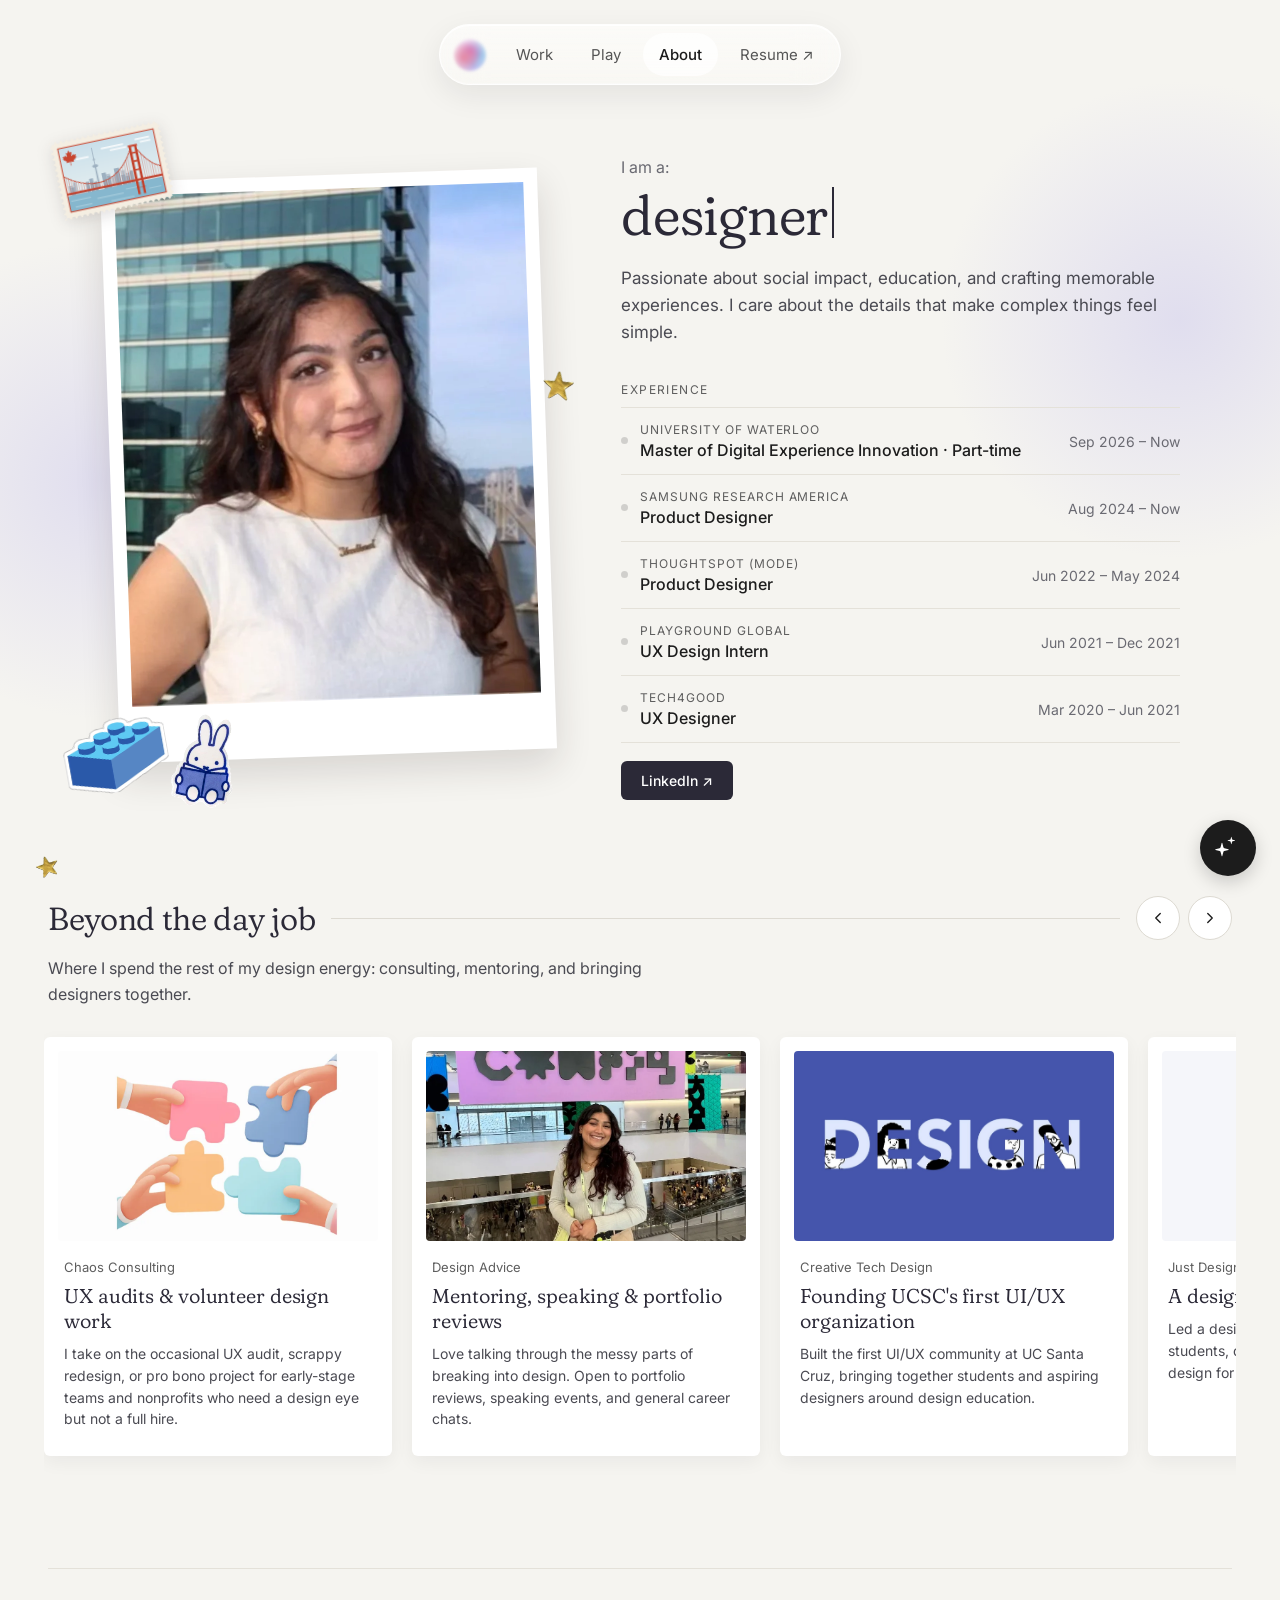
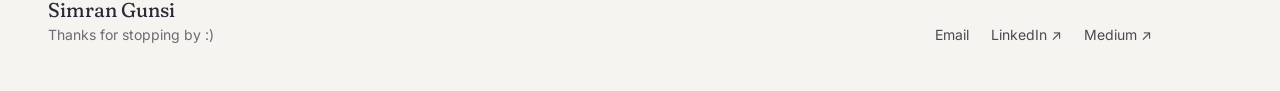
<file: about.html>
<!DOCTYPE html>
<html lang="en">
<head>
<meta charset="UTF-8">
<meta name="viewport" content="width=device-width, initial-scale=1.0">
<link rel="icon" type="image/svg+xml" href="favicon.svg">
<link rel="icon" type="image/png" sizes="32x32" href="favicon-32x32.png">
<link rel="icon" type="image/png" sizes="16x16" href="favicon-16x16.png">
<link rel="apple-touch-icon" sizes="180x180" href="apple-touch-icon.png">
<title>About · Simran Gunsi</title>
<meta property="og:type" content="website">
<meta property="og:site_name" content="Simran Gunsi">
<meta property="og:title" content="About · Simran Gunsi">
<meta property="og:description" content="Product designer at Samsung Research America and MDEi student at the University of Waterloo.">
<meta property="og:url" content="https://simrangunsi.com/about.html">
<meta property="og:image" content="https://simrangunsi.com/og-image.png">
<meta property="og:image:width" content="1200">
<meta property="og:image:height" content="630">
<meta property="og:image:alt" content="Simran Gunsi">
<meta name="twitter:card" content="summary_large_image">
<meta name="twitter:title" content="About · Simran Gunsi">
<meta name="twitter:description" content="Product designer at Samsung Research America and MDEi student at the University of Waterloo.">
<meta name="twitter:image" content="https://simrangunsi.com/og-image.png">
<link rel="canonical" href="https://simrangunsi.com/about.html">
<meta name="description" content="About Simran Gunsi, product designer at Samsung Research America.">
<link rel="stylesheet" href="https://fonts.googleapis.com/css2?family=Cormorant+Garamond:ital,wght@0,400;0,500;1,400&amp;family=Pinyon+Script&amp;family=Caveat:wght@500&amp;family=Inter:wght@400;500;600&amp;family=Fraunces:opsz,wght,SOFT,WONK@9..144,100..900,0..100,0..1&amp;display=swap">
<style>
body{margin:0}
a{color:#3B3BF5}
.tile{transition:transform .2s ease, box-shadow .2s ease}.tile:hover{transform:translateY(-3px);box-shadow:0 14px 30px rgba(20,20,40,0.10)!important}
.tile:hover .arr{opacity:1;transform:none}.arr{display:inline-block;margin-left:6px;opacity:0;transform:translateX(-4px);transition:opacity .25s,transform .25s}
.caret{display:inline-block;width:2px;height:.9em;margin-left:4px;background:#2B2937;vertical-align:-0.05em;animation:blink 1s steps(1) infinite}
@keyframes blink{50%{opacity:0}}
</style>
<style>[hidden]{display:none!important}
@media (max-width: 900px){
  .deco{display:none!important}
  .sel-grid{grid-template-columns:1fr!important;grid-template-rows:none!important}
  .sel-grid>*{grid-row:auto!important}
  .sel-grid>a{min-height:460px}
  .sel-grid>div{grid-template-rows:none!important}
  .sel-grid>div>a{min-height:330px}
  .stack{grid-template-columns:1fr!important;gap:36px!important}
  .photo-col{max-width:380px;margin:0 auto}
}
@media (max-width: 760px){
  .gcard{flex-basis:min(300px,80vw)!important}
  .gal-arrows{display:none!important}
  .free-row{flex-direction:column;align-items:flex-start!important;gap:8px!important}
  .fcard{width:92%!important;height:86%!important}
  .fcard>div:last-child{flex-basis:104px!important;padding:10px 8px!important}
  .exp{flex-direction:column;align-items:flex-start!important;gap:4px!important}
  .exp>p:last-child{padding-left:19px;text-align:left!important}
  .bdj{font-size:26px!important;white-space:normal!important}
}
@view-transition{navigation:auto}.nav-wrap nav{view-transition-name:site-nav}.nav-active{view-transition-name:nav-pill}::view-transition-old(root),::view-transition-new(root){animation-duration:.22s}::view-transition-group(nav-pill){animation-duration:.32s;animation-timing-function:cubic-bezier(.3,1,.4,1)}@media (prefers-reduced-motion: reduce){::view-transition-group(*),::view-transition-old(*),::view-transition-new(*){animation:none!important}}.tw{color:#2B2937;position:relative}.tw.final{font-style:italic;font-variation-settings:'SOFT' 100,'WONK' 1}
.tw.striking::after{content:'';position:absolute;left:0;right:0;top:54%;height:3px;background:#2B2937;transform:scaleX(0);transform-origin:left;animation:strike .32s ease forwards}
@keyframes strike{to{transform:scaleX(1)}}
.caret{background:#2B2937!important}.caret.hide{display:none}
.sparks{font-size:.5em;color:#3B3BF5;margin-left:10px;letter-spacing:3px;vertical-align:middle;opacity:0;transition:opacity .5s}.sparks.on{opacity:1}
@keyframes sparkFloat{0%{opacity:1;transform:translate(0,0) scale(1)}100%{opacity:0;transform:translate(var(--dx,0px),-50px) scale(.5)}}
.hl{position:relative;z-index:0}.hl::after{content:'';position:absolute;bottom:1px;left:-2px;right:-2px;height:8px;background:rgba(220,255,0,0.55);z-index:-1;border-radius:2px;transform:scaleX(0);transform-origin:left;transition:transform .3s ease}.hl:hover::after{transform:scaleX(1)}
.gal-row{scrollbar-width:none}.gal-row::-webkit-scrollbar{display:none}
.exp{transition:padding-left .25s}.exp:hover{padding-left:10px!important}
.exp-l{display:flex;align-items:flex-start;gap:12px}.exp-dot{width:7px;height:7px;margin-top:15px;border-radius:50%;background:rgba(0,0,0,.15);flex-shrink:0;transition:background .2s,transform .2s}
.exp:hover .exp-dot{background:#3B3BF5;transform:scale(1.4)}.exp-role{transition:color .2s}.exp:hover .exp-role{color:#3B3BF5!important}
@media (prefers-reduced-motion: reduce){.exp,.exp-dot,.hl::after{transition:none}}
.stk{z-index:2;transition:transform .25s ease;outline:none}.stk:hover,.stk:focus-visible{z-index:6}.stk>img{transition:transform .25s ease}.stk:hover>img,.stk:focus-visible>img{transform:scale(1.1)}.tip{opacity:0;visibility:hidden;transition:opacity .2s}.stk:hover .tip,.stk:focus-visible .tip{opacity:1;visibility:visible}@media (max-width:760px){.photo-col{max-width:340px;margin:0 auto}}
@media (max-width: 760px){
  .nav-wrap nav{gap:2px!important;padding:6px 8px!important;flex-wrap:nowrap!important}
  .nav-wrap nav a{padding:9px 10px!important;font-size:14px!important}
  .nav-wrap nav a:first-child{width:26px!important;height:26px!important;margin-right:2px!important}
  .deco{display:none!important}
  .hero-pad{padding-top:56px!important}
  .sel-grid{grid-template-columns:1fr!important;grid-template-rows:none!important}
  .sel-grid>*{grid-row:auto!important}
  .sel-grid>a{min-height:430px}
  .sel-grid>div{grid-template-rows:none!important}
  .sel-grid>div>a{min-height:300px}
  .stack{grid-template-columns:1fr!important;gap:32px!important;margin-top:40px!important}
}
</style>
<style>
.site-foot{margin:88px 24px -48px;padding:28px 0 0;border-top:1px solid #E4E1D9;font-family:Inter,system-ui,sans-serif}
.sf-inner{display:flex;justify-content:space-between;align-items:flex-end;gap:24px;flex-wrap:wrap}
.sf-name{margin:0;font-family:'Fraunces',serif;font-variation-settings:'SOFT' 100,'WONK' 0;font-size:20px;color:#2B2937}
.sf-note{margin:4px 0 0;font-size:14px;color:#6B6B73}
.sf-links{display:flex;gap:22px;flex-wrap:wrap;padding-right:80px}
.sf-links a{font-size:14px;color:#4A4A52;text-decoration:none;text-underline-offset:4px}
.sf-links a:hover{color:#1C1C1C;text-decoration:underline}
@media (max-width:760px){.site-foot{margin-top:64px;margin-bottom:-24px}.sf-inner{flex-direction:column;align-items:flex-start;gap:16px}.sf-links{padding-right:0}}
</style>
</head>
<body>
<div id="app" hidden>
<div style="position: relative; overflow-x: clip; background: #F5F4F0; font-family: Inter, system-ui, sans-serif; color: #1C1C1C; padding: 24px 24px 96px; min-height: 1560px; box-sizing: border-box">
  <div aria-hidden="true" style="position: absolute; left: -160px; top: 220px; width: 520px; height: 520px; border-radius: 50%; background: radial-gradient(circle, rgba(185,180,236,0.35), transparent 65%)"></div>
  <div aria-hidden="true" style="position: absolute; right: -160px; top: 60px; width: 520px; height: 520px; border-radius: 50%; background: radial-gradient(circle, rgba(185,180,236,0.35), transparent 65%)"></div>
  <div class="nav-wrap" style="position: sticky; top: 16px; z-index: 50; display: flex; justify-content: center">
    <nav style="background: linear-gradient(180deg, rgba(255,255,255,0.62), rgba(255,255,255,0.34)); backdrop-filter: blur(22px) saturate(1.8); -webkit-backdrop-filter: blur(22px) saturate(1.8); border: 1px solid rgba(255,255,255,0.75); border-radius: 999px; box-shadow: inset 0 1px 0 rgba(255,255,255,0.9), inset 0 -1px 0 rgba(255,255,255,0.25), 0 10px 30px rgba(20,20,40,0.08); padding: 8px 10px 8px 14px; display: flex; align-items: center; gap: 6px; flex-wrap: wrap; justify-content: center">
      <a href="index.html" aria-label="Simran Gunsi, home" style="display: block; width: 32px; height: 32px; margin-right: 8px; border-radius: 50%; background: radial-gradient(circle at 32% 58%, #E58AA4 0%, transparent 55%), radial-gradient(circle at 50% 40%, #D474BC 0%, transparent 55%), radial-gradient(circle at 76% 48%, #8FC6E8 0%, transparent 55%), radial-gradient(circle at 60% 78%, #B7B2EE 0%, transparent 60%), #F4EEF8; filter: blur(1.5px)"></a>
      <a href="index.html#work" style="padding: 12px 16px; font-size: 15px; color: #555555; text-decoration: none">Work</a>
      <a href="play.html" style="padding: 12px 16px; font-size: 15px; color: #555555; text-decoration: none">Play</a>
      <a href="about.html" class="nav-active" style="padding: 12px 16px; border-radius: 999px; background: rgba(255,255,255,0.7); font-size: 15px; font-weight: 500; color: #1C1C1C; text-decoration: none">About</a>
      <a href="#" style="padding: 12px 16px; font-size: 15px; color: #555555; text-decoration: none">Resume ↗</a>
    </nav>
  </div>

  <section class="stack" style="position: relative; max-width: 1080px; margin: 72px auto 0; padding: 0 24px; display: grid; grid-template-columns: minmax(0, 0.9fr) minmax(0, 1.1fr); gap: 64px; align-items: start">
    <div class="photo-col" style="position: relative; padding: 18px 10px 30px">
      <div style="background: #FFFFFF; padding: 14px 14px 56px; box-shadow: 0 16px 36px rgba(40,30,30,0.14); transform: rotate(-2deg)">
        <img src="images/redesign/simran-balcony.webp" alt="Simran on a balcony in San Francisco with the Bay Bridge behind her" style="display: block; width: 100%; aspect-ratio: 4 / 5; object-fit: cover">
      </div>
      <img src="images/redesign/sticker-star.png" alt="" aria-hidden="true" style="position: absolute; right: -16px; top: 34%; width: 30px; transform: rotate(12deg)">
      <div class="stk" tabindex="0" aria-label="Stamp sticker, where I'm from" style="position: absolute; left: -44px; top: -26px; transform: rotate(-12deg)">
        <img src="images/redesign/stamp.png" alt="" style="display: block; width: 112px; filter: drop-shadow(0 4px 8px rgba(40,30,30,0.15))">
        <div class="tip" style="position: absolute; width: 236px; pointer-events: none; background: #FFFFFF; border-radius: 4px; padding: 14px 16px; box-shadow: 0 14px 34px rgba(20,20,40,0.14); display: flex; flex-direction: column; gap: 6px; text-align: left; z-index: 5; left: 0; top: calc(100% + 12px); transform: rotate(12deg)"><p style="margin: 0; font-size: 11px; letter-spacing: 0.08em; text-transform: uppercase; color: #5E5E5E">Postmarked from</p><p style="margin: 0; font-size: 15px; font-weight: 500; color: #1C1C1C">Canadian at heart, Californian by zip code.</p></div>
      </div>
      <div class="stk" tabindex="0" aria-label="Lego sticker, current build progress" style="position: absolute; left: -36px; bottom: -6px; transform: rotate(-10deg)">
        <img src="images/redesign/sticker-lego.png" alt="" style="display: block; width: 104px">
        <div class="tip" style="position: absolute; width: 236px; pointer-events: none; background: #FFFFFF; border-radius: 4px; padding: 14px 16px; box-shadow: 0 14px 34px rgba(20,20,40,0.14); display: flex; flex-direction: column; gap: 6px; text-align: left; z-index: 5; left: 0; bottom: calc(100% + 12px); transform: rotate(10deg)"><p style="margin: 0; font-size: 11px; letter-spacing: 0.08em; text-transform: uppercase; color: #5E5E5E">Currently building</p><p style="margin: 0; font-size: 15px; font-weight: 500; color: #1C1C1C">LEGO Art Mona Lisa</p><div role="img" aria-label="67 percent built"><div style="display: flex; justify-content: space-between; padding: 0 6px"><span style="width: 10px; height: 4px; border-radius: 2px 2px 0 0; background: #2F5FD0"></span><span style="width: 10px; height: 4px; border-radius: 2px 2px 0 0; background: #2F5FD0"></span><span style="width: 10px; height: 4px; border-radius: 2px 2px 0 0; background: #2F5FD0"></span><span style="width: 10px; height: 4px; border-radius: 2px 2px 0 0; background: #2F5FD0"></span><span style="width: 10px; height: 4px; border-radius: 2px 2px 0 0; background: #2F5FD0"></span><span style="width: 10px; height: 4px; border-radius: 2px 2px 0 0; background: #2F5FD0"></span><span style="width: 10px; height: 4px; border-radius: 2px 2px 0 0; background: #2F5FD0"></span><span style="width: 10px; height: 4px; border-radius: 2px 2px 0 0; background: #2F5FD0"></span><span style="width: 10px; height: 4px; border-radius: 2px 2px 0 0; background: #D8D4CB"></span><span style="width: 10px; height: 4px; border-radius: 2px 2px 0 0; background: #D8D4CB"></span><span style="width: 10px; height: 4px; border-radius: 2px 2px 0 0; background: #D8D4CB"></span><span style="width: 10px; height: 4px; border-radius: 2px 2px 0 0; background: #D8D4CB"></span></div><div style="height: 12px; border-radius: 3px; background: #EDEAE3; overflow: hidden"><div style="width: 67%; height: 100%; background: #2F5FD0"></div></div></div><div style="display: flex; justify-content: space-between; align-items: baseline"><p style="margin: 0; font-size: 22px; font-weight: 500; color: #1C1C1C">67%</p><p style="margin: 0; font-size: 13px; color: #5E5E5E">1,007 of 1,503 pieces</p></div></div>
      </div>
      <a class="stk" href="https://www.goodreads.com/user/show/127292078-simran" target="_blank" rel="noopener" aria-label="What I'm reading, on Goodreads" style="position: absolute; left: 74px; bottom: -20px; transform: rotate(8deg); display: block">
        <img src="images/redesign/sticker-miffy.webp" alt="" style="display: block; width: 62px; filter: saturate(1.6) brightness(1.08) contrast(1.05)">
        <div class="tip" style="position: absolute; width: 236px; pointer-events: none; background: #FFFFFF; border-radius: 4px; padding: 14px 16px; box-shadow: 0 14px 34px rgba(20,20,40,0.14); display: flex; flex-direction: column; gap: 6px; text-align: left; z-index: 5; left: 0; bottom: calc(100% + 12px); transform: rotate(-8deg)"><div style="display: flex; gap: 12px; align-items: center"><img id="bookCover" alt="" style="display: none; width: 48px; height: 72px; object-fit: cover; border-radius: 3px; flex-shrink: 0"><div style="display: flex; flex-direction: column; gap: 3px"><p style="margin: 0; font-size: 11px; letter-spacing: 0.08em; text-transform: uppercase; color: #5E5E5E">Currently reading</p><p id="bookTitle" style="margin: 0; font-size: 15px; font-weight: 500; color: #1C1C1C">A good book, always</p><p id="bookAuthor" style="margin: 0; font-size: 13px; color: #5E5E5E">See my shelf on Goodreads ↗</p></div></div></div>
      </a>
    </div>
    <div style="display: flex; flex-direction: column; gap: 36px">
      <div style="display: flex; flex-direction: column; gap: 10px">
        <p style="margin: 0; font-size: 16px; color: #6A6A72">I am a:</p>
        <h1 style="margin: 0; font-family: 'Fraunces', serif; font-weight: 340; font-variation-settings: 'SOFT' 100, 'WONK' 0; font-optical-sizing: auto; letter-spacing: -0.005em; color: #2B2937; font-size: 56px; line-height: 1; min-height: 1.1em" aria-label="I am a designer, scrapbooker, and creative"><span class="tw" id="tw" aria-hidden="true"></span><span class="caret" id="cursor" aria-hidden="true"></span><span class="sparks" id="sparks" aria-hidden="true"></span></h1>
        <p style="margin: 6px 0 0; font-size: 17px; line-height: 1.6; color: #4A4A52">Passionate about <span class="hl">social impact</span>, <span class="hl">education</span>, and <span class="hl">crafting memorable experiences</span>. I care about the details that make <span class="hl">complex things feel simple</span>.</p>
      </div>
      <div>
        <p style="margin: 0; font-size: 12px; letter-spacing: 0.12em; text-transform: uppercase; color: #5E5E5E">Experience</p>
        <div style="margin-top: 10px; border-top: 1px solid #E4E1D9">
          <div class="exp" style="display: flex; align-items: center; justify-content: space-between; gap: 16px; padding: 14px 0; border-bottom: 1px solid #E4E1D9">
            <div class="exp-l"><span class="exp-dot" aria-hidden="true"></span><div><p style="margin: 0; font-size: 12px; letter-spacing: 0.08em; text-transform: uppercase; color: #5E5E5E">University of Waterloo</p><p class="exp-role" style="margin: 3px 0 0; font-size: 16px; font-weight: 500; color: #1C1C1C">Master of Digital Experience Innovation · Part-time</p></div></div>
            <p style="margin: 0; font-size: 14px; color: #6A6A72; white-space: nowrap; text-align: right">Sep 2026 – Now</p>
          </div>
          <div class="exp" style="display: flex; align-items: center; justify-content: space-between; gap: 16px; padding: 14px 0; border-bottom: 1px solid #E4E1D9">
            <div class="exp-l"><span class="exp-dot" aria-hidden="true"></span><div><p style="margin: 0; font-size: 12px; letter-spacing: 0.08em; text-transform: uppercase; color: #5E5E5E">Samsung Research America</p><p class="exp-role" style="margin: 3px 0 0; font-size: 16px; font-weight: 500; color: #1C1C1C">Product Designer</p></div></div>
            <p style="margin: 0; font-size: 14px; color: #6A6A72; white-space: nowrap; text-align: right">Aug 2024 – Now</p>
          </div>
          <div class="exp" style="display: flex; align-items: center; justify-content: space-between; gap: 16px; padding: 14px 0; border-bottom: 1px solid #E4E1D9">
            <div class="exp-l"><span class="exp-dot" aria-hidden="true"></span><div><p style="margin: 0; font-size: 12px; letter-spacing: 0.08em; text-transform: uppercase; color: #5E5E5E">ThoughtSpot (Mode)</p><p class="exp-role" style="margin: 3px 0 0; font-size: 16px; font-weight: 500; color: #1C1C1C">Product Designer</p></div></div>
            <p style="margin: 0; font-size: 14px; color: #6A6A72; white-space: nowrap; text-align: right">Jun 2022 – May 2024</p>
          </div>
          <div class="exp" style="display: flex; align-items: center; justify-content: space-between; gap: 16px; padding: 14px 0; border-bottom: 1px solid #E4E1D9">
            <div class="exp-l"><span class="exp-dot" aria-hidden="true"></span><div><p style="margin: 0; font-size: 12px; letter-spacing: 0.08em; text-transform: uppercase; color: #5E5E5E">Playground Global</p><p class="exp-role" style="margin: 3px 0 0; font-size: 16px; font-weight: 500; color: #1C1C1C">UX Design Intern</p></div></div>
            <p style="margin: 0; font-size: 14px; color: #6A6A72; white-space: nowrap; text-align: right">Jun 2021 – Dec 2021</p>
          </div>
          <div class="exp" style="display: flex; align-items: center; justify-content: space-between; gap: 16px; padding: 14px 0; border-bottom: 1px solid #E4E1D9">
            <div class="exp-l"><span class="exp-dot" aria-hidden="true"></span><div><p style="margin: 0; font-size: 12px; letter-spacing: 0.08em; text-transform: uppercase; color: #5E5E5E">Tech4Good</p><p class="exp-role" style="margin: 3px 0 0; font-size: 16px; font-weight: 500; color: #1C1C1C">UX Designer</p></div></div>
            <p style="margin: 0; font-size: 14px; color: #6A6A72; white-space: nowrap; text-align: right">Mar 2020 – Jun 2021</p>
          </div>
        </div>
        <a href="https://www.linkedin.com/in/simrangunsi/" style="display: inline-block; margin-top: 18px; padding: 11px 20px; border-radius: 6px; background: #2B2937; color: #FFFFFF; font-size: 14px; font-weight: 500; text-decoration: none">LinkedIn ↗</a>
      </div>
    </div>
  </section>

  <section style="position: relative; max-width: 1240px; margin: 96px auto 0; padding: 0 24px; display: flex; flex-direction: column; gap: 24px">
    <img src="images/redesign/sticker-star.png" alt="" aria-hidden="true" class="deco" style="position: absolute; left: 12px; top: -40px; width: 22px; transform: rotate(-10deg)">
    <div style="display: flex; align-items: center; gap: 16px">
      <h2 style="margin: 0; font-family: 'Fraunces', serif; font-weight: 340; font-variation-settings: 'SOFT' 100, 'WONK' 0; font-optical-sizing: auto; letter-spacing: -0.01em; font-size: 32px; line-height: 1.1; color: #2B2937; white-space: nowrap" class="bdj">Beyond the day job</h2>
      <div style="flex-grow: 1; height: 1px; background: #DDDAD2"></div>
      <div class="gal-arrows" style="display: flex; gap: 8px">
        <button aria-label="Scroll gallery left" id="galPrev" style="width: 44px; height: 44px; border-radius: 50%; border: 1px solid #DDDAD2; background: #FFFFFF; display: flex; align-items: center; justify-content: center; cursor: pointer"><svg aria-hidden="true" width="18" height="18" viewBox="0 0 24 24" fill="none" stroke="#1C1C1C" stroke-width="1.8" stroke-linecap="round" stroke-linejoin="round"><path d="M15 6l-6 6 6 6"></path></svg></button>
        <button aria-label="Scroll gallery right" id="galNext" style="width: 44px; height: 44px; border-radius: 50%; border: 1px solid #DDDAD2; background: #FFFFFF; display: flex; align-items: center; justify-content: center; cursor: pointer"><svg aria-hidden="true" width="18" height="18" viewBox="0 0 24 24" fill="none" stroke="#1C1C1C" stroke-width="1.8" stroke-linecap="round" stroke-linejoin="round"><path d="M9 6l6 6-6 6"></path></svg></button>
      </div>
    </div>
    <p style="margin: -8px 0 0; max-width: 620px; font-size: 16px; line-height: 1.6; color: #4A4A52">Where I spend the rest of my design energy: consulting, mentoring, and bringing designers together.</p>
    <div id="galRow" class="gal-row" style="display: flex; gap: 20px; overflow-x: auto; scroll-snap-type: x mandatory; scroll-behavior: smooth; padding: 6px 24px 24px 4px; margin: 0 -4px">
        <a href="mailto:skgunsi@gmail.com" class="tile gcard" style="flex: 0 0 320px; scroll-snap-align: start; border-radius: 6px; background: #FFFFFF; padding: 14px 14px 26px; display: flex; flex-direction: column; gap: 8px; text-decoration: none; color: #1C1C1C; box-shadow: 0 6px 18px rgba(20,20,40,0.05)">
          <div style="height: 190px; border-radius: 4px; overflow: hidden; background: #F0EEEA"><img src="images/redesign/play-chaos-consulting.webp" alt="Chaos Consulting" style="display: block; width: 100%; height: 100%; object-fit: cover"></div>
          <p style="margin: 10px 6px 0; font-size: 13px; color: #5E5E5E">Chaos Consulting</p>
          <h3 style="margin: 0 6px; font-family: 'Fraunces', serif; font-weight: 340; font-variation-settings: 'SOFT' 100, 'WONK' 0; font-optical-sizing: auto; letter-spacing: -0.005em; color: #2B2937; font-size: 20px; line-height: 1.25">UX audits &amp; volunteer design work<span class="arr" aria-hidden="true">→</span></h3>
          <p style="margin: 2px 6px 0; font-size: 14px; line-height: 1.55; color: #4A4A52">I take on the occasional UX audit, scrappy redesign, or pro bono project for early-stage teams and nonprofits who need a design eye but not a full hire.</p>
        </a>
        <a href="mailto:skgunsi@gmail.com" class="tile gcard" style="flex: 0 0 320px; scroll-snap-align: start; border-radius: 6px; background: #FFFFFF; padding: 14px 14px 26px; display: flex; flex-direction: column; gap: 8px; text-decoration: none; color: #1C1C1C; box-shadow: 0 6px 18px rgba(20,20,40,0.05)">
          <div style="height: 190px; border-radius: 4px; overflow: hidden; background: #F0EEEA"><img src="images/redesign/play-design-advice.webp" alt="Design Advice" style="display: block; width: 100%; height: 100%; object-fit: cover"></div>
          <p style="margin: 10px 6px 0; font-size: 13px; color: #5E5E5E">Design Advice</p>
          <h3 style="margin: 0 6px; font-family: 'Fraunces', serif; font-weight: 340; font-variation-settings: 'SOFT' 100, 'WONK' 0; font-optical-sizing: auto; letter-spacing: -0.005em; color: #2B2937; font-size: 20px; line-height: 1.25">Mentoring, speaking &amp; portfolio reviews<span class="arr" aria-hidden="true">→</span></h3>
          <p style="margin: 2px 6px 0; font-size: 14px; line-height: 1.55; color: #4A4A52">Love talking through the messy parts of breaking into design. Open to portfolio reviews, speaking events, and general career chats.</p>
        </a>
        <a href="https://www.linkedin.com/company/ucsc-ctd/" class="tile gcard" style="flex: 0 0 320px; scroll-snap-align: start; border-radius: 6px; background: #FFFFFF; padding: 14px 14px 26px; display: flex; flex-direction: column; gap: 8px; text-decoration: none; color: #1C1C1C; box-shadow: 0 6px 18px rgba(20,20,40,0.05)">
          <div style="height: 190px; border-radius: 4px; overflow: hidden; background: #F0EEEA"><img src="images/play-creative-tech.jpg" alt="Creative Tech Design" style="display: block; width: 100%; height: 100%; object-fit: cover"></div>
          <p style="margin: 10px 6px 0; font-size: 13px; color: #5E5E5E">Creative Tech Design</p>
          <h3 style="margin: 0 6px; font-family: 'Fraunces', serif; font-weight: 340; font-variation-settings: 'SOFT' 100, 'WONK' 0; font-optical-sizing: auto; letter-spacing: -0.005em; color: #2B2937; font-size: 20px; line-height: 1.25">Founding UCSC's first UI/UX organization<span class="arr" aria-hidden="true">→</span></h3>
          <p style="margin: 2px 6px 0; font-size: 14px; line-height: 1.55; color: #4A4A52">Built the first UI/UX community at UC Santa Cruz, bringing together students and aspiring designers around design education.</p>
        </a>
        <a href="https://medium.com/ucsc-creative-tech-design/just-design-ing-a-community-5a27de639d49" class="tile gcard" style="flex: 0 0 320px; scroll-snap-align: start; border-radius: 6px; background: #FFFFFF; padding: 14px 14px 26px; display: flex; flex-direction: column; gap: 8px; text-decoration: none; color: #1C1C1C; box-shadow: 0 6px 18px rgba(20,20,40,0.05)">
          <div style="height: 190px; border-radius: 4px; overflow: hidden; background: #F0EEEA"><img src="images/play-just-design.png" alt="Just Design" style="display: block; width: 100%; height: 100%; object-fit: cover"></div>
          <p style="margin: 10px 6px 0; font-size: 13px; color: #5E5E5E">Just Design</p>
          <h3 style="margin: 0 6px; font-family: 'Fraunces', serif; font-weight: 340; font-variation-settings: 'SOFT' 100, 'WONK' 0; font-optical-sizing: auto; letter-spacing: -0.005em; color: #2B2937; font-size: 20px; line-height: 1.25">A design-a-thon for justice<span class="arr" aria-hidden="true">→</span></h3>
          <p style="margin: 2px 6px 0; font-size: 14px; line-height: 1.55; color: #4A4A52">Led a design-a-thon bringing together students, designers, and aspiring leaders to design for social justice.</p>
        </a>
        <a href="https://www.instagram.com/gracehacks/" class="tile gcard" style="flex: 0 0 320px; scroll-snap-align: start; border-radius: 6px; background: #FFFFFF; padding: 14px 14px 26px; display: flex; flex-direction: column; gap: 8px; text-decoration: none; color: #1C1C1C; box-shadow: 0 6px 18px rgba(20,20,40,0.05)">
          <div style="height: 190px; border-radius: 4px; overflow: hidden; background: #F0EEEA"><img src="images/play-grace-hacks.webp" alt="Grace-Hacks" style="display: block; width: 100%; height: 100%; object-fit: cover"></div>
          <p style="margin: 10px 6px 0; font-size: 13px; color: #5E5E5E">Grace-Hacks</p>
          <h3 style="margin: 0 6px; font-family: 'Fraunces', serif; font-weight: 340; font-variation-settings: 'SOFT' 100, 'WONK' 0; font-optical-sizing: auto; letter-spacing: -0.005em; color: #2B2937; font-size: 20px; line-height: 1.25">Hackathon for underrepresented genders<span class="arr" aria-hidden="true">→</span></h3>
          <p style="margin: 2px 6px 0; font-size: 14px; line-height: 1.55; color: #4A4A52">Lead designer for UCSC's hackathon for underrepresented genders: the web experience and full visual identity.</p>
        </a>
    </div>
  </section>
  <footer class="site-foot">
    <div class="sf-inner">
      <div>
        <p class="sf-name">Simran Gunsi</p>
        <p class="sf-note">Thanks for stopping by :)</p>
      </div>
      <nav class="sf-links" aria-label="Contact">
        <a href="mailto:skgunsi@gmail.com">Email</a>
        <a href="https://www.linkedin.com/in/simrangunsi/" target="_blank" rel="noopener">LinkedIn ↗</a>
        <a href="https://medium.com/@simrxnk" target="_blank" rel="noopener">Medium ↗</a>
      </nav>
    </div>
  </footer>
</div>
</div>
<script src="js/dc-lite.js"></script>
<script>
class Component extends DCLogic {
  constructor(props) { super(props); this.state = { w: 0, n: 0, del: false, done: false }; }
  componentWillUnmount() { clearInterval(this.t); }
  renderVals() { return {}; }
}

DCLite.mount(document.getElementById('app'), Component);
</script>
<script>
(function(){
  fetch('data/reading.json',{cache:'no-cache'}).then(function(r){return r.ok?r.json():{};}).then(function(b){ if(!b||!b.title) return;
    document.getElementById('bookTitle').textContent=b.title.length>60?b.title.slice(0,57)+'…':b.title;
    document.getElementById('bookAuthor').textContent=(b.author?b.author+' · ':'')+'via Goodreads';
    if(b.cover){var c=document.getElementById('bookCover'); c.src=b.cover; c.style.display='block';} }).catch(function(){});
  var row=document.getElementById('galRow');
  document.getElementById('galPrev').addEventListener('click',function(){row.scrollBy({left:-400,behavior:'smooth'});});
  document.getElementById('galNext').addEventListener('click',function(){row.scrollBy({left:400,behavior:'smooth'});});
  var words=['designer','scrapbooker','creative'], last=words.length-1, wi=0, ci=0;
  var tw=document.getElementById('tw'), cur=document.getElementById('cursor'), sp=document.getElementById('sparks');
  var reduce=window.matchMedia('(prefers-reduced-motion: reduce)').matches;
  function finish(){ cur.classList.add('hide'); sp.textContent='\u2727\u02d6\u00b0\u27e1'; sp.classList.add('on'); if(!reduce) burst(); }
  if(reduce){ tw.textContent='creative'; tw.classList.add('final'); finish(); return; }
  function type(){ var w=words[wi]; if(ci<=w.length){ tw.textContent=w.slice(0,ci); if(wi===last) tw.classList.add('final'); ci++; setTimeout(type,85); } else if(wi===last){ finish(); } else setTimeout(strike,800); }
  function strike(){ tw.classList.add('striking'); setTimeout(del,380); }
  function del(){ tw.classList.remove('striking'); var w=words[wi]; if(ci>0){ ci--; tw.textContent=w.slice(0,ci); setTimeout(del,38); } else { wi++; setTimeout(type,180); } }
  function burst(){ var ch=['\u2727','\u02d6','\u00b0','\u27e1','\u2726','\u22c6','\u263d','\u2729'], r=tw.getBoundingClientRect();
    for(var i=0;i<12;i++) setTimeout(function(){ var e=document.createElement('span'); e.textContent=ch[Math.floor(Math.random()*ch.length)];
      e.style.cssText='position:fixed;left:'+(r.left+Math.random()*r.width)+'px;top:'+(r.top+Math.random()*r.height)+'px;font-size:'+(14+Math.random()*14)+'px;color:#D9A93B;pointer-events:none;z-index:999;--dx:'+((Math.random()-.5)*60)+'px;animation:sparkFloat 1.2s ease forwards';
      document.body.appendChild(e); setTimeout(function(){e.remove();},1200); }, i*60); }
  setTimeout(type,700);
})();
</script>
<script src="simran-assistant.js" defer></script>
</body>
</html>
</file>
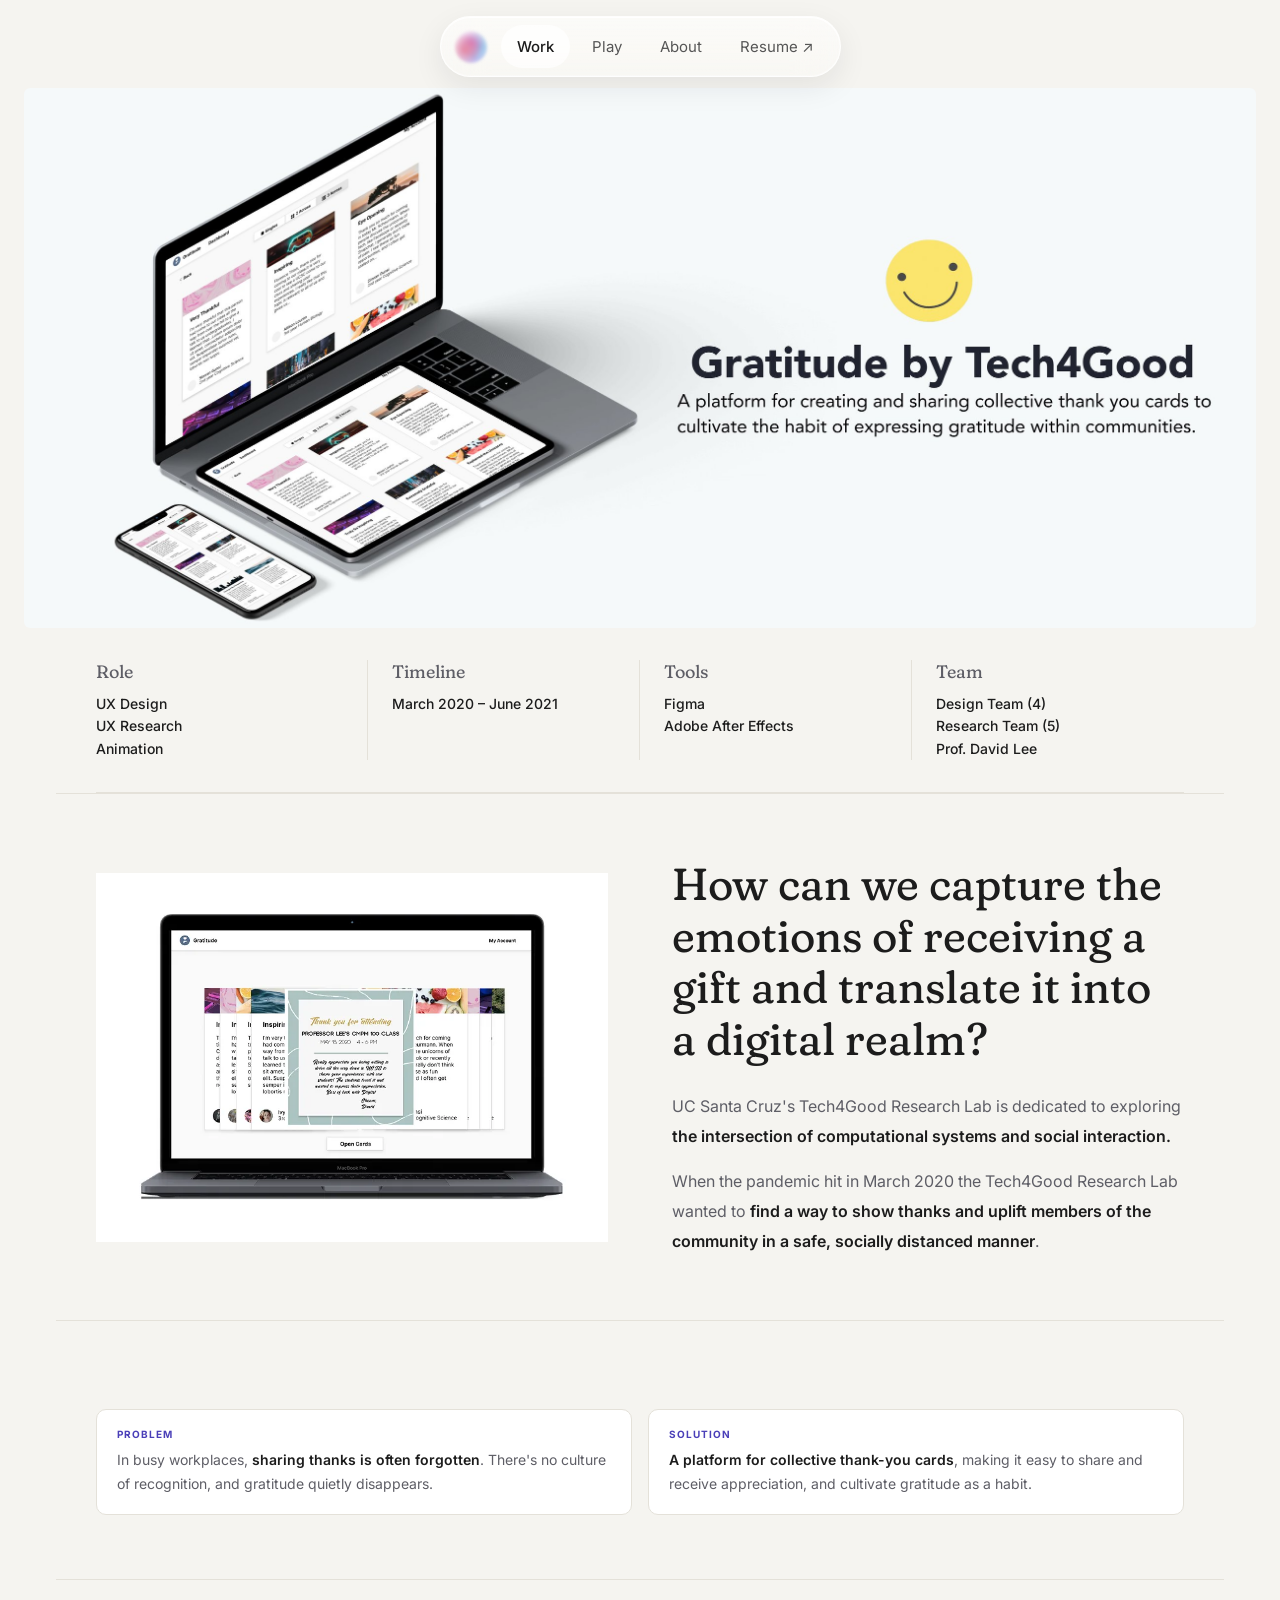
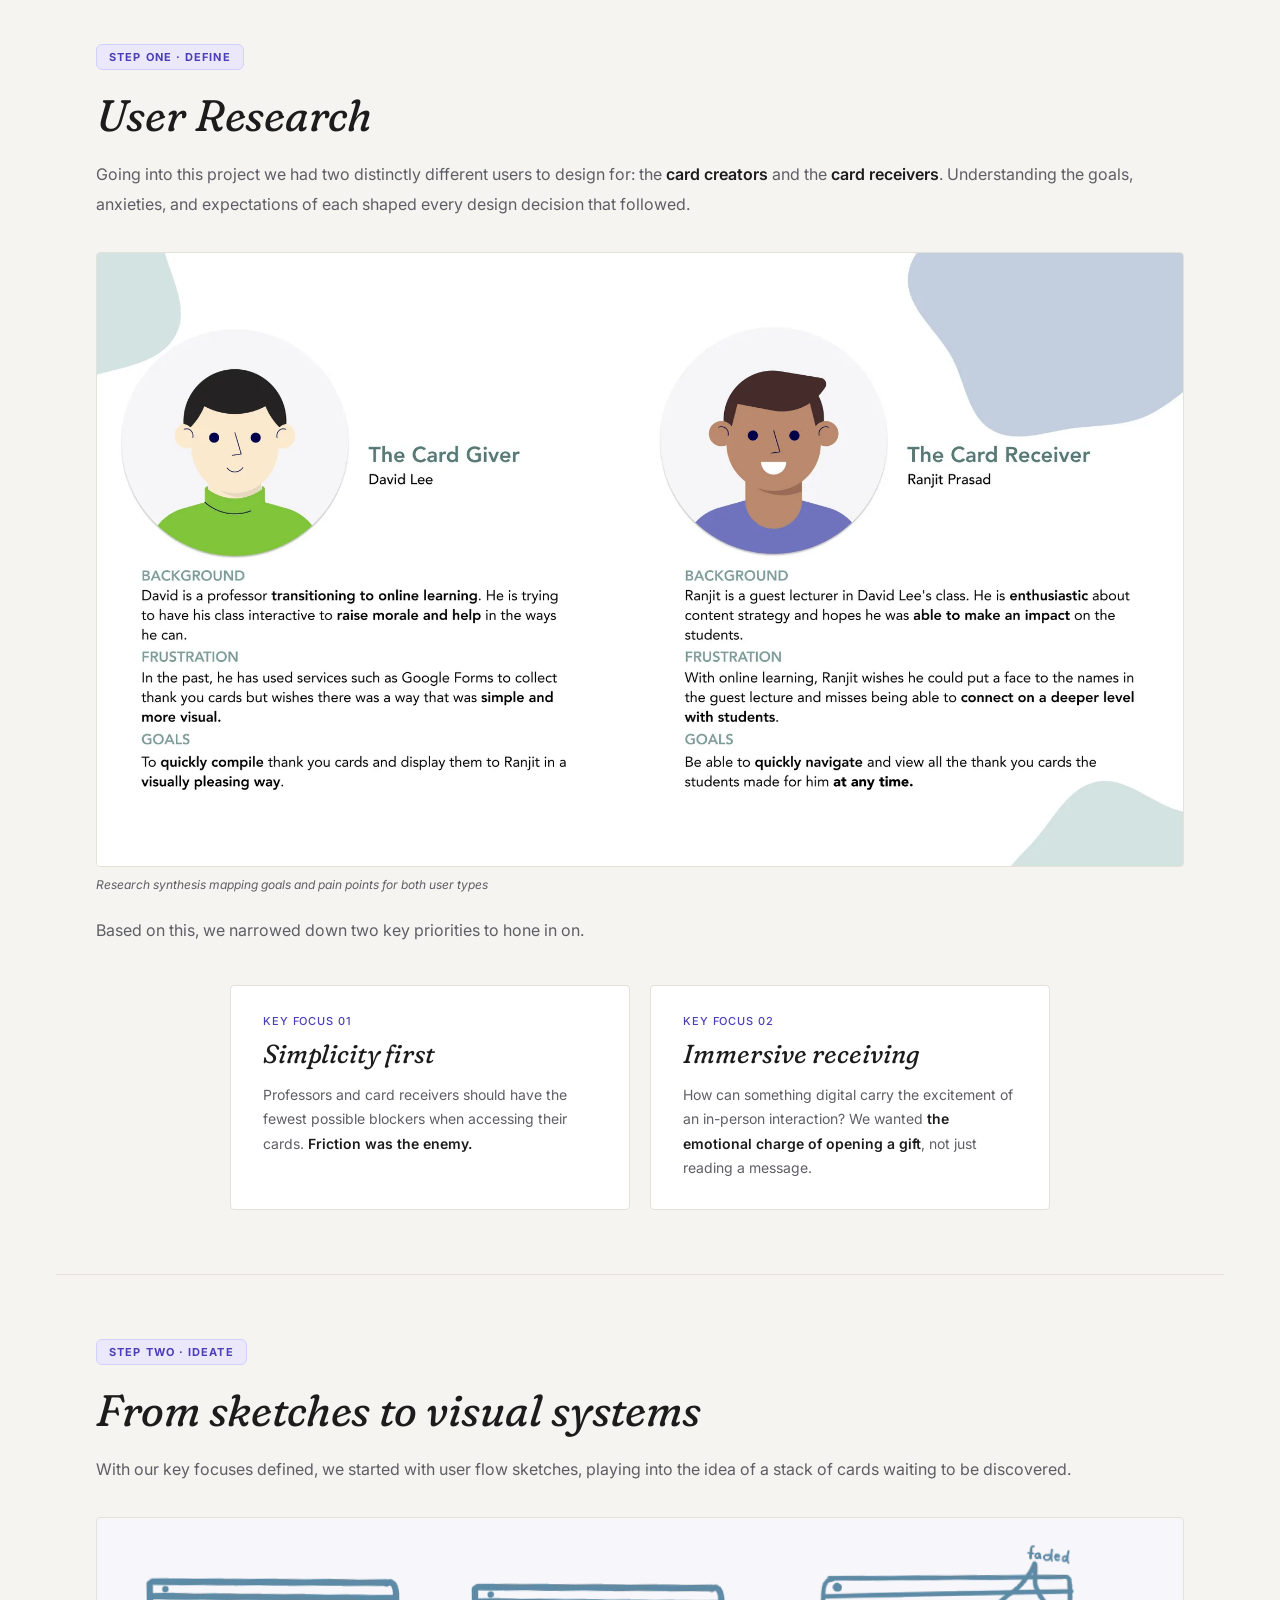
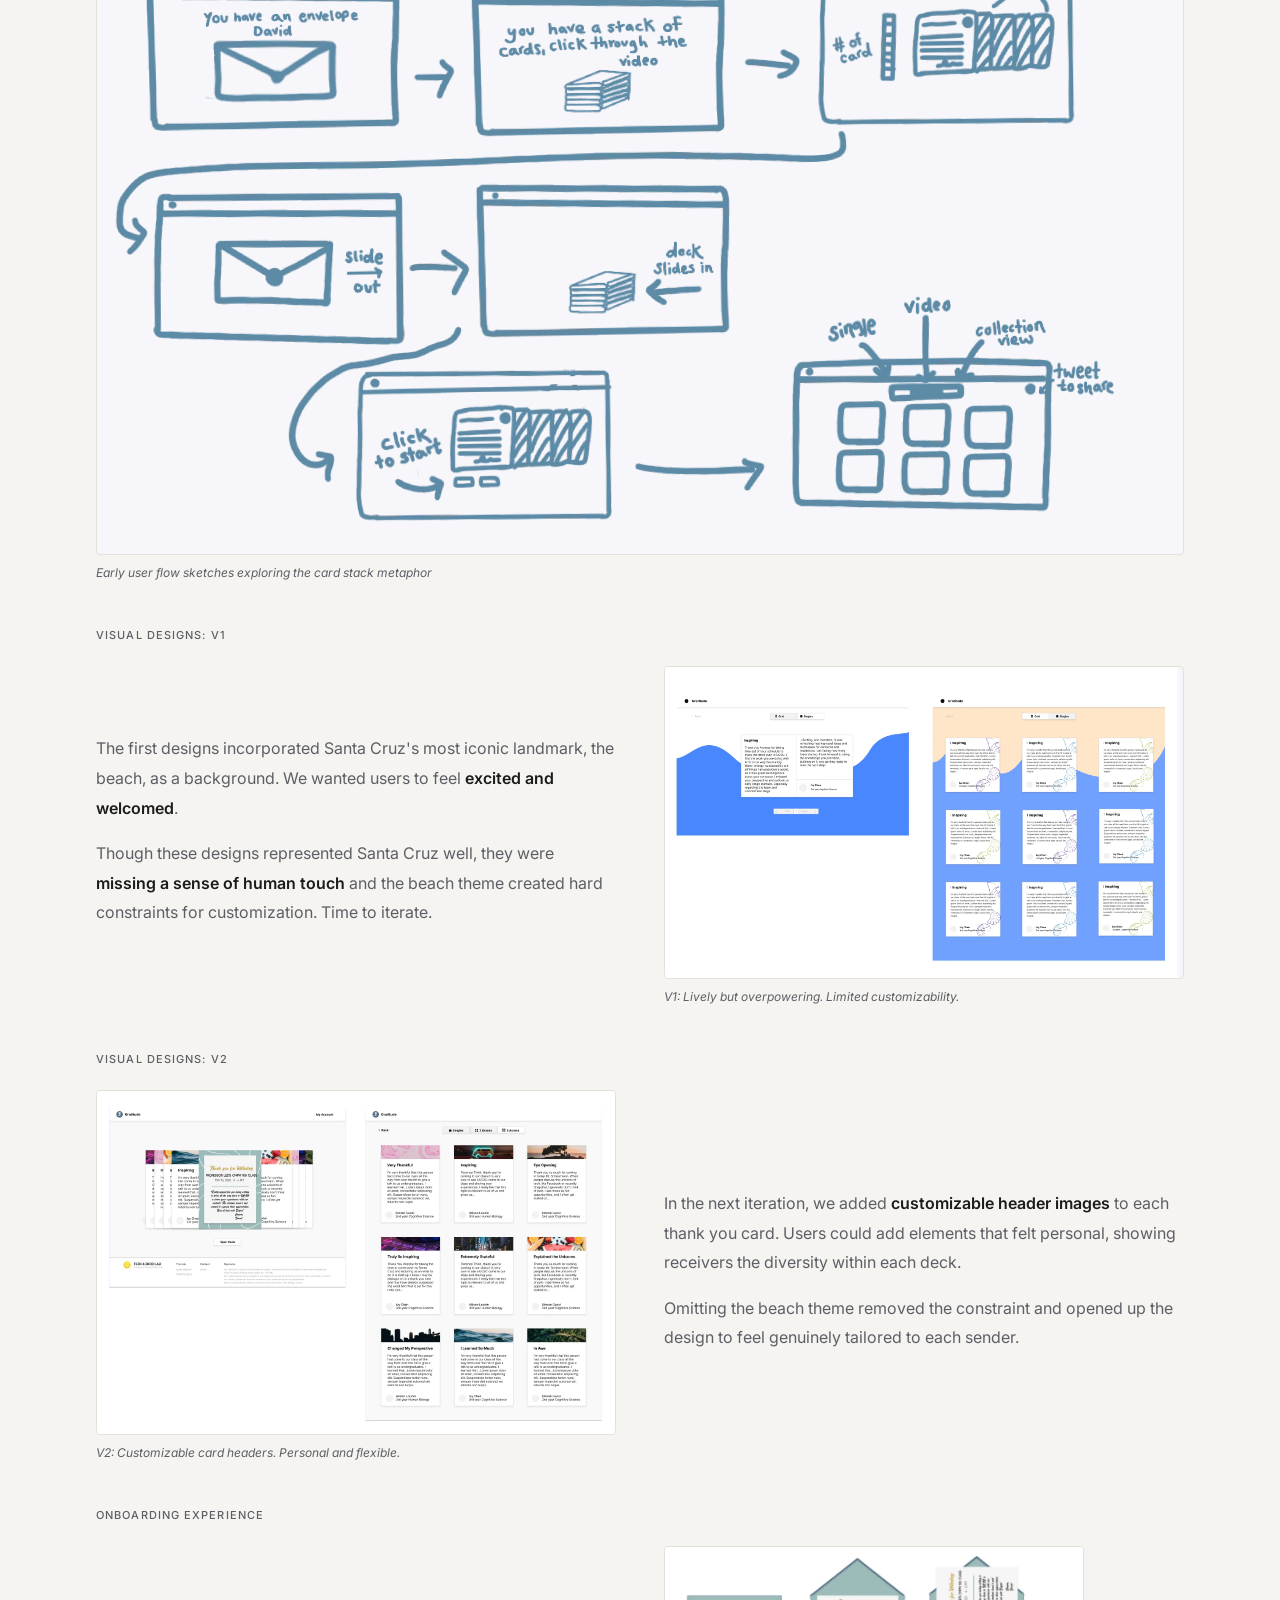
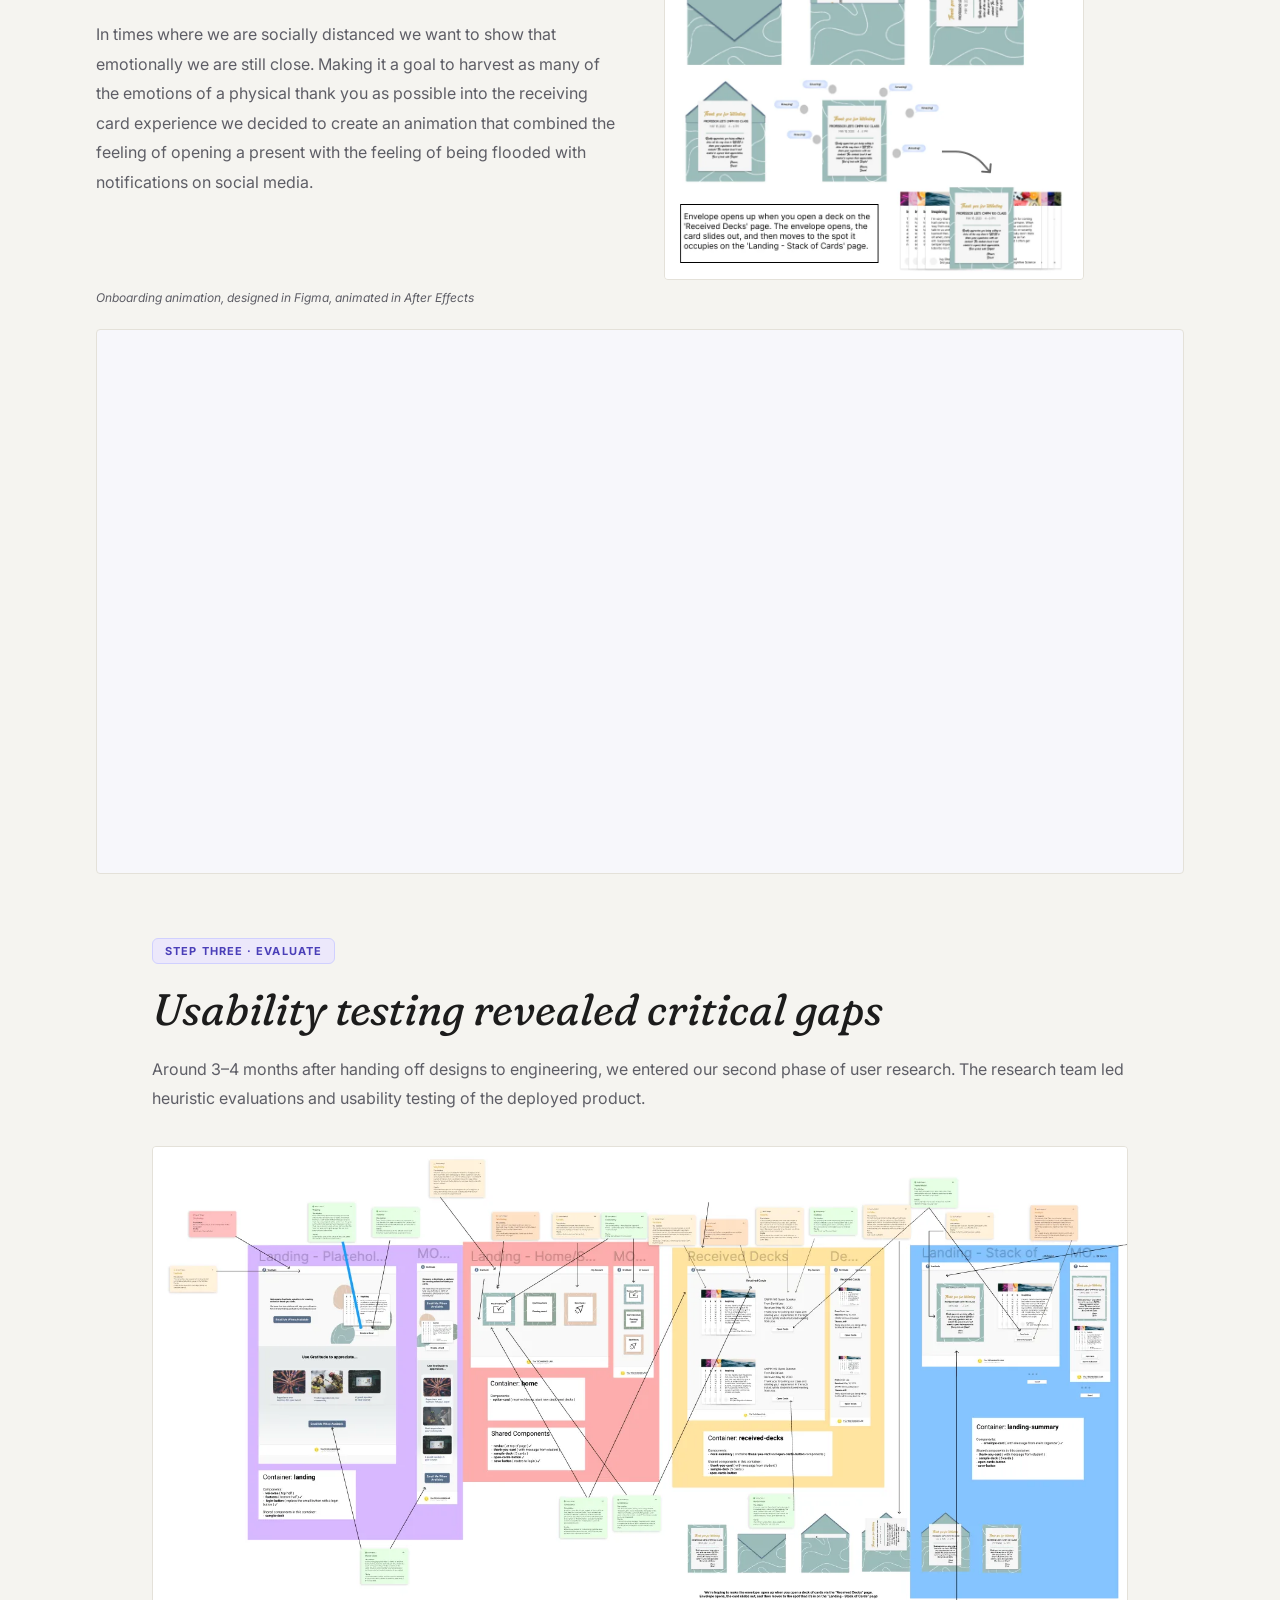
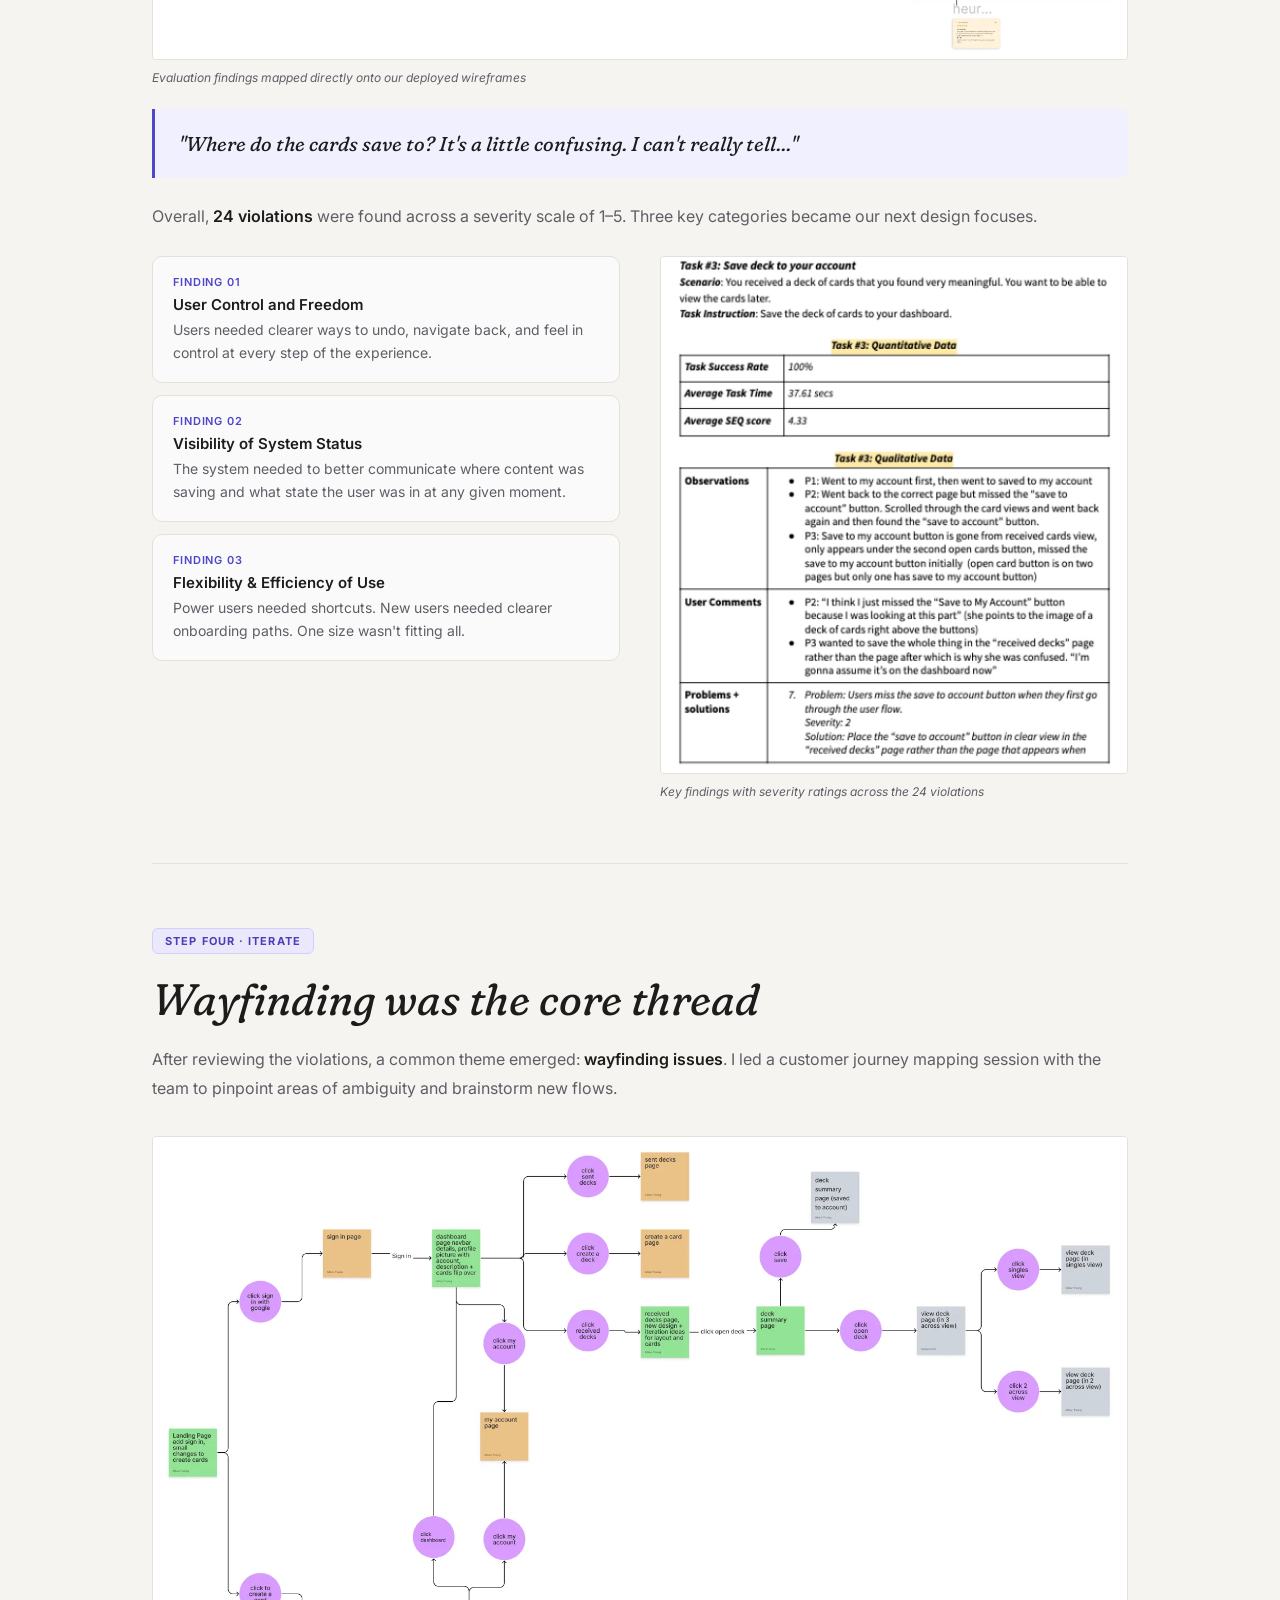
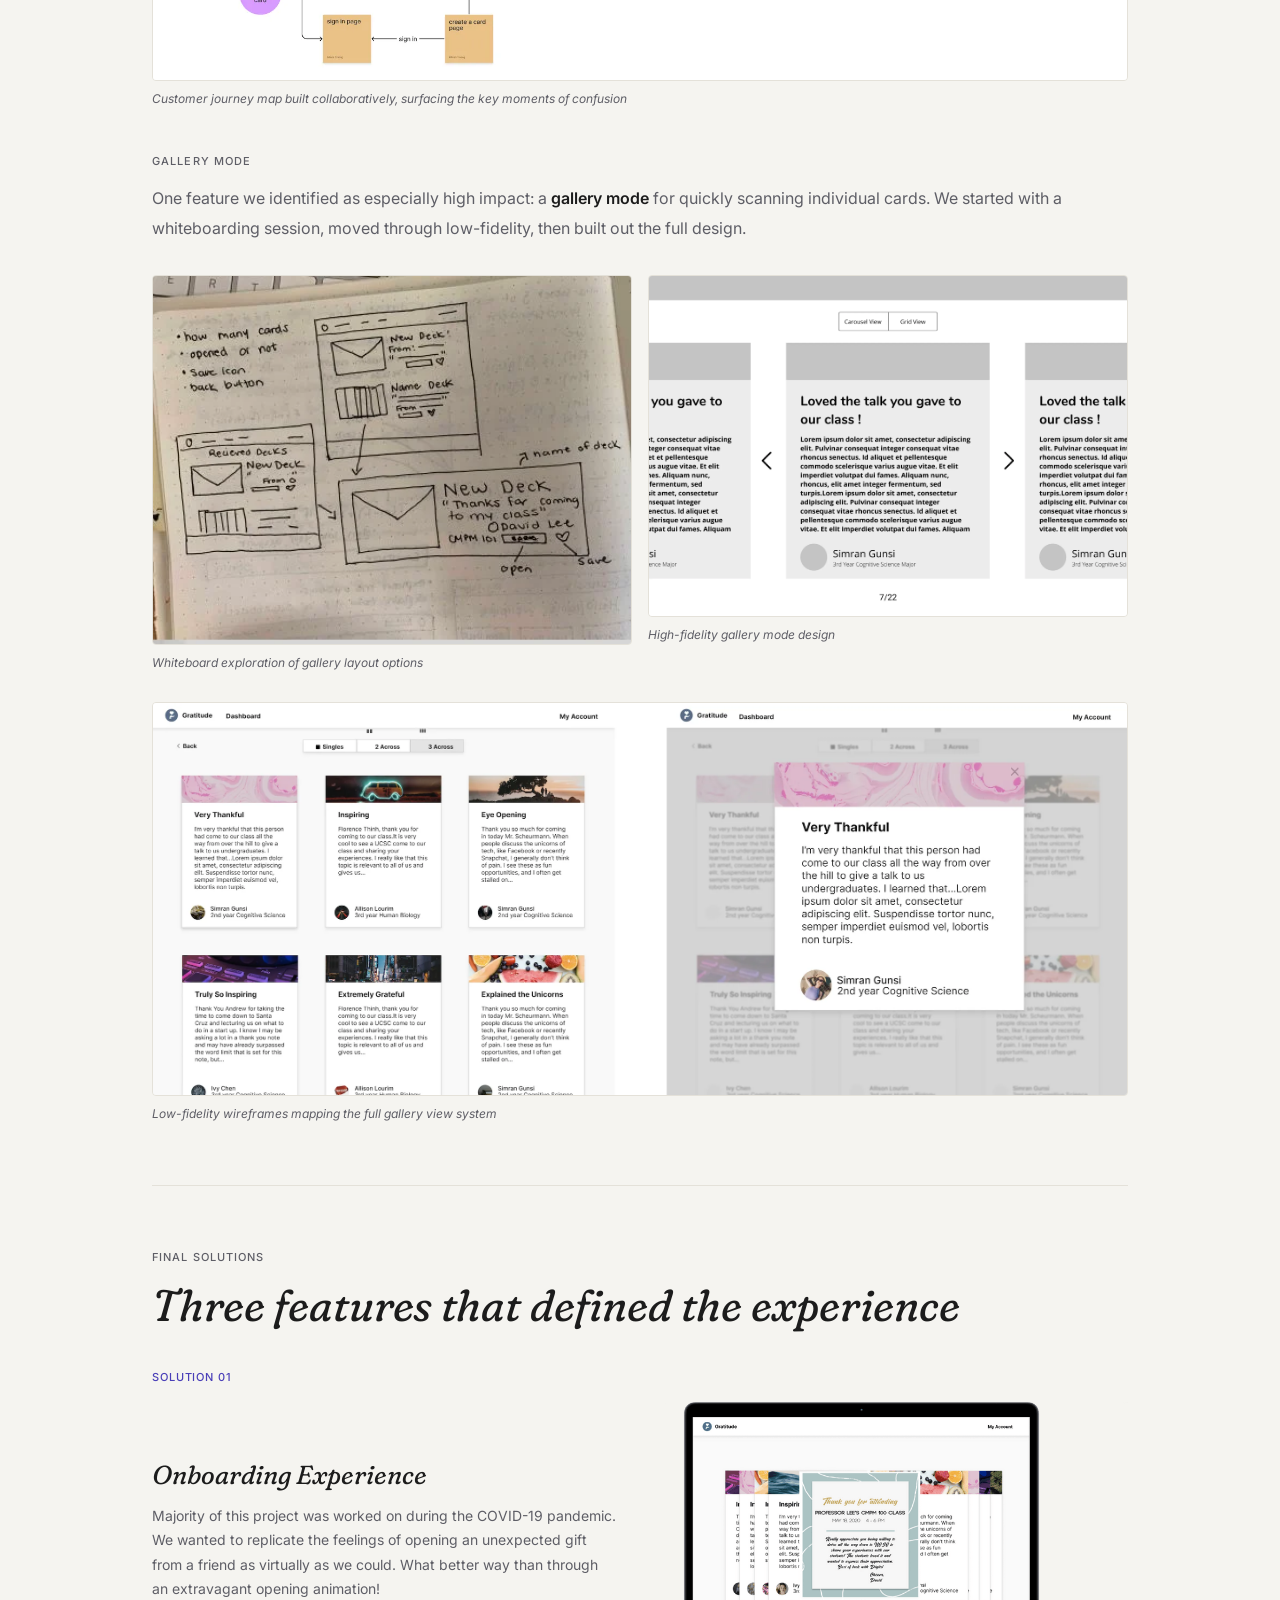
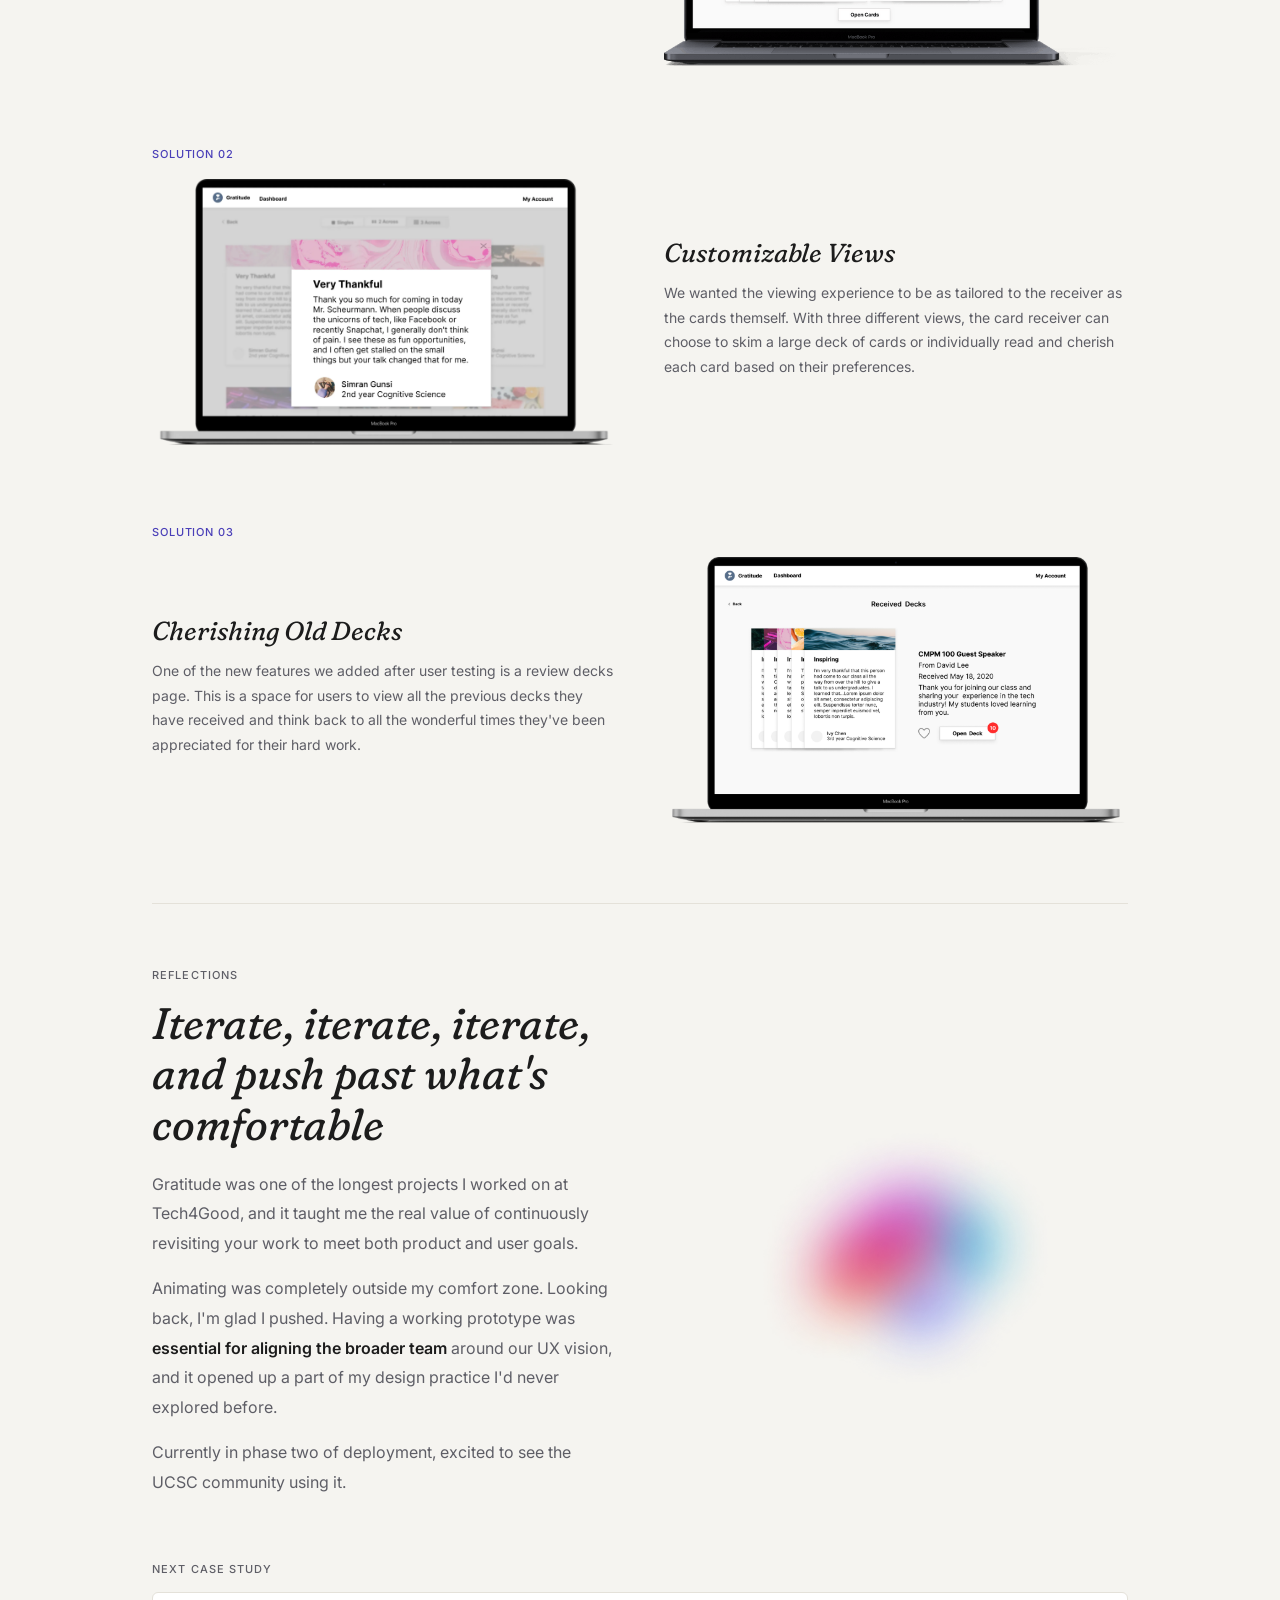
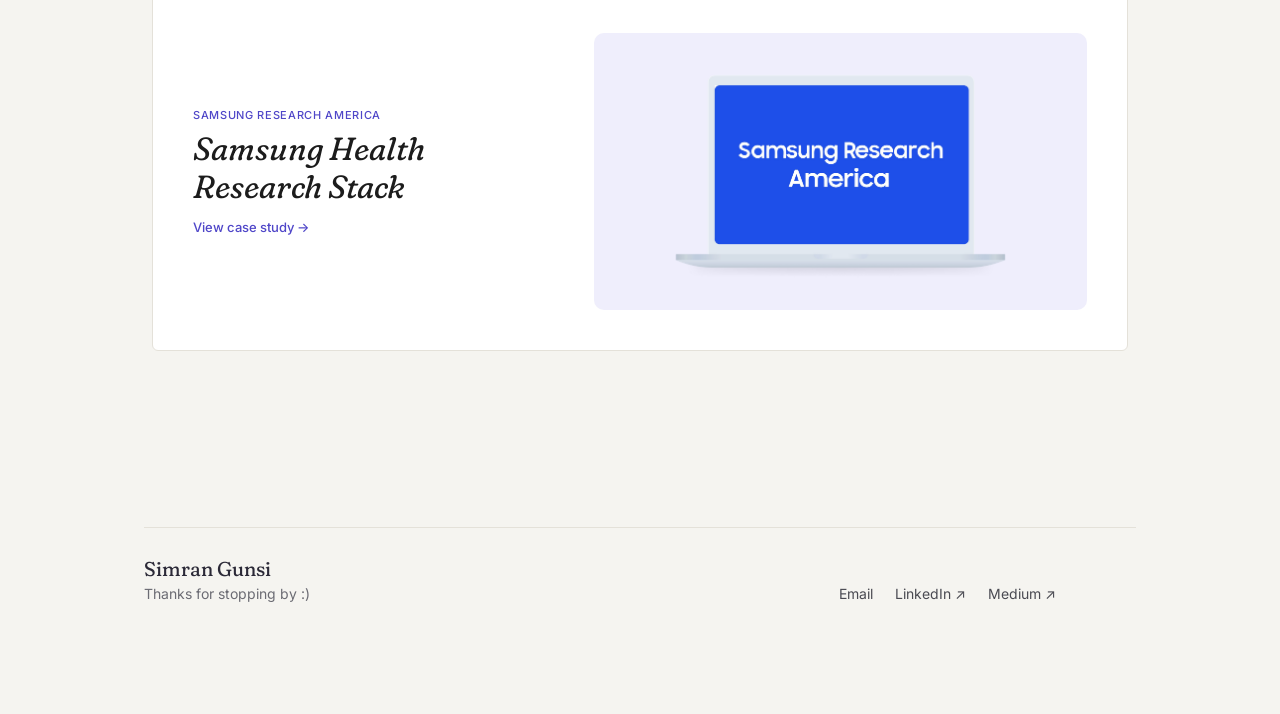
<file: gratitude.html>
<!DOCTYPE html>
<html lang="en">
<head>
<meta charset="UTF-8">
<meta name="viewport" content="width=device-width, initial-scale=1.0">
<link rel="icon" type="image/svg+xml" href="favicon.svg">
<link rel="icon" type="image/png" sizes="32x32" href="favicon-32x32.png">
<link rel="icon" type="image/png" sizes="16x16" href="favicon-16x16.png">
<link rel="apple-touch-icon" sizes="180x180" href="apple-touch-icon.png">
<title>Gratitude — Simran Gunsi</title>
<meta name="description" content="Product designer who loves the complex stuff: platforms, data tools and AI experiences.">
<meta property="og:type" content="website">
<meta property="og:site_name" content="Simran Gunsi">
<meta property="og:title" content="Gratitude — Simran Gunsi">
<meta property="og:description" content="Product designer who loves the complex stuff: platforms, data tools and AI experiences.">
<meta property="og:url" content="https://simrangunsi.com/gratitude.html">
<meta property="og:image" content="https://simrangunsi.com/og-image.png">
<meta property="og:image:width" content="1200">
<meta property="og:image:height" content="630">
<meta property="og:image:alt" content="Simran Gunsi">
<meta name="twitter:card" content="summary_large_image">
<meta name="twitter:title" content="Gratitude — Simran Gunsi">
<meta name="twitter:description" content="Product designer who loves the complex stuff: platforms, data tools and AI experiences.">
<meta name="twitter:image" content="https://simrangunsi.com/og-image.png">
<link rel="canonical" href="https://simrangunsi.com/gratitude.html">
<link rel="preconnect" href="https://fonts.googleapis.com">
<link rel="preconnect" href="https://fonts.gstatic.com" crossorigin>
<link href="https://fonts.googleapis.com/css2?family=Cormorant+Garamond:ital,wght@0,400;0,600;1,400;1,600&family=Inter:wght@400;500;600&family=Fraunces:opsz,wght,SOFT,WONK@9..144,100..900,0..100,0..1&display=swap" rel="stylesheet">
<style>
*,*::before,*::after{box-sizing:border-box;margin:0;padding:0}
:root{--blue:#2B2BFF;--bg:#fff;--text:#0a0a0a;--muted:#888;--border:rgba(0,0,0,0.08);--card:#fff}
body{font-family:'Inter',sans-serif;background:var(--bg);color:var(--text);overflow-x:hidden}

nav{position:fixed;top:0;left:0;right:0;z-index:100;display:flex;justify-content:space-between;align-items:center;padding:18px 48px;background:rgba(255,255,255,0.92);backdrop-filter:blur(14px);border-bottom:1px solid var(--border)}
.nav-logo{font-weight:500;font-size:15px;text-decoration:none;color:var(--text)}
.nav-links{display:flex;gap:28px;list-style:none}
.nav-links a{font-size:14px;text-decoration:none;color:var(--muted);transition:color 0.2s}
.nav-links a:hover{color:var(--text)}
.nav-resume{color:var(--blue)!important;font-weight:500}
.burger-btn{display:none;flex-direction:column;gap:5px;background:none;border:none;cursor:pointer;padding:4px}
.burger-btn span{display:block;width:22px;height:1px;background:var(--text)}
.mobile-menu{display:none;position:fixed;top:57px;left:0;right:0;background:rgba(255,255,255,0.97);backdrop-filter:blur(12px);padding:24px 32px;z-index:99;flex-direction:column;gap:20px;border-bottom:1px solid var(--border)}
.mobile-menu a{font-size:18px;text-decoration:none;color:var(--text);font-weight:500}
.mobile-menu.open{display:flex}

/* ── HERO ── */
.hero{padding-top:64px;position:relative;z-index:1}
.hero-image{width:100%;height:60vh;overflow:hidden;background:#f5f9fa;position:relative}
.hero-image img{width:100%;height:100%;object-fit:cover;display:block}
.hero-meta{padding:0 56px;position:relative;z-index:1;max-width:1200px;margin-left:auto;margin-right:auto}
.meta-strip{display:grid;grid-template-columns:repeat(4,1fr);gap:0;border-bottom:1px solid var(--border);padding:32px 0}
.meta-item{padding:0 24px;border-right:1px solid var(--border)}
.meta-item:first-child{padding-left:0}
.meta-item:last-child{border-right:none}
.meta-label{font-family:'Fraunces',serif;font-size:18px;font-weight:400;color:var(--muted);margin-bottom:10px}
.meta-value{font-size:14px;font-weight:500;color:var(--text);line-height:1.6}
.hero-eyebrow{font-size:11px;font-weight:500;letter-spacing:0.1em;text-transform:uppercase;color:var(--blue);margin-bottom:12px;margin-top:40px}
.hero-title{font-family:'Fraunces',serif;font-size:clamp(36px,5vw,64px);font-weight:400;line-height:1.1;letter-spacing:-0.01em;color:var(--text);margin-bottom:16px}
.hero-title em{font-style:italic}
.hero-desc{font-size:16px;color:var(--muted);line-height:1.75;max-width:560px;padding-bottom:48px}

/* ── DIVIDER ── */
.divider{height:1px;background:var(--border);margin:0 56px}

/* ── CONTENT ── */
.content{padding:64px 56px;position:relative;z-index:1;max-width:1200px;margin-left:auto;margin-right:auto}
.section-label{font-size:11px;font-weight:500;letter-spacing:0.1em;text-transform:uppercase;color:var(--muted);margin-bottom:16px}
.section-title{font-family:'Fraunces',serif;font-size:clamp(28px,3.5vw,44px);font-weight:400;font-style:italic;color:var(--text);line-height:1.15;margin-bottom:20px}
.body-text{font-size:16px;color:var(--muted);line-height:1.85}
.body-text strong{color:var(--text);font-weight:600}
.body-text p+p{margin-top:16px}

/* ── LAYOUT ── */
.two-col{display:grid;grid-template-columns:1fr 1fr;gap:48px;align-items:start}
.three-col{display:grid;grid-template-columns:repeat(3,1fr);gap:20px}

/* ── PHASE BADGE ── */
.phase-badge{display:inline-flex;align-items:center;gap:7px;background:#f0f0ff;border:1px solid #d0d0ff;border-radius:6px;padding:5px 12px;font-size:11px;font-weight:700;letter-spacing:0.1em;text-transform:uppercase;color:var(--blue);margin-bottom:20px}

/* ── HIGHLIGHT CARDS ── */
.highlight{background:var(--card);border:1px solid var(--border);border-radius:4px;padding:28px 32px;margin-top:8px;transition:box-shadow 0.25s,transform 0.25s,border-color 0.25s}
.highlight:hover{box-shadow:0 12px 36px rgba(0,0,0,0.08);transform:translateY(-3px);border-color:rgba(0,0,0,0.15)}
.highlight-tag{font-size:11px;font-weight:500;letter-spacing:0.08em;text-transform:uppercase;color:var(--muted);margin-bottom:10px}
.highlight-title{font-family:'Fraunces',serif;font-size:clamp(18px,2.2vw,26px);font-weight:400;font-style:italic;color:var(--text);margin-bottom:12px;line-height:1.25}
.highlight-body{font-size:14px;color:var(--muted);line-height:1.75}
.highlight-body strong{color:var(--text);font-weight:600}
.solution-block{margin-top:48px;padding:16px 0}

/* ── IMAGE CONTAINERS ── */
.img-wrap{border-radius:4px;overflow:hidden;border:1px solid var(--border);background:#f7f7fb;margin-top:8px}
.img-wrap img{width:100%;display:block}
.img-wrap-white{margin-top:8px}
.img-wrap-clean{margin-top:8px;width:100%}
.img-wrap-clean img{width:100%;height:auto;display:block}
.img-wrap-white img{width:100%;display:block}
.img-caption{font-size:12px;color:var(--muted);margin-top:10px;font-style:italic}
.img-full{margin-top:32px}
.img-full .img-wrap{border-radius:4px}
.img-grid-2{display:grid;grid-template-columns:1fr 1fr;gap:16px;margin-top:32px}
.img-grid-2 .img-wrap{margin-top:0}

/* ── CHIPS ── */
.chips{display:flex;flex-wrap:wrap;gap:8px;margin-bottom:16px}
.chip{font-size:12px;font-weight:500;padding:5px 14px;border-radius:6px;background:rgba(43,43,255,0.09);color:#3535d6}

/* ── CALLOUT ── */
.callout-quote{background:#f0f0ff;border-left:3px solid var(--blue);border-radius:0 8px 8px 0;padding:20px 24px;margin:24px 0}
.callout-quote p{font-family:'Fraunces',serif;font-size:20px;font-style:italic;color:var(--text);line-height:1.45}

/* ── STATS ── */
.stats{display:grid;grid-template-columns:repeat(3,1fr);gap:20px;margin-top:8px}
.stat{background:var(--card);border:1px solid var(--border);border-radius:4px;padding:24px}
.stat-number{font-family:'Fraunces',serif;font-size:clamp(36px,4vw,52px);font-weight:400;color:var(--blue);line-height:1;margin-bottom:6px}
.stat-label{font-size:13px;color:var(--muted);line-height:1.5}

/* ── FINDINGS LIST ── */
.findings-list{display:flex;flex-direction:column;gap:12px;margin-top:8px}
.finding{background:#fafafa;border:1px solid var(--border);border-radius:10px;padding:18px 20px;transition:box-shadow 0.25s,border-color 0.25s}
.finding:hover{box-shadow:0 8px 24px rgba(0,0,0,0.06);border-color:rgba(0,0,0,0.13)}
.finding-num{font-size:11px;font-weight:600;letter-spacing:0.08em;color:var(--blue);margin-bottom:6px;text-transform:uppercase}
.finding-title{font-size:15px;font-weight:600;color:var(--text);margin-bottom:4px}
.finding-body{font-size:14px;color:var(--muted);line-height:1.65}

/* ── NEXT CASE ── */
.next-case{padding:0 56px 80px;position:relative;z-index:1;max-width:1200px;margin-left:auto;margin-right:auto}
.next-label{font-size:11px;font-weight:500;letter-spacing:0.1em;text-transform:uppercase;color:var(--muted);margin-bottom:16px}
.next-card{display:grid;grid-template-columns:1fr 1.4fr;gap:48px;align-items:center;padding:40px;background:var(--card);border:1px solid var(--border);border-radius:4px;text-decoration:none;color:inherit;transition:box-shadow 0.25s,transform 0.25s}
.next-card:hover{box-shadow:0 16px 48px rgba(0,0,0,0.08);transform:translateY(-3px)}
.next-card-eyebrow{font-size:11px;font-weight:500;color:var(--blue);letter-spacing:0.06em;text-transform:uppercase;margin-bottom:8px}
.next-card-title{font-family:'Fraunces',serif;font-size:clamp(22px,2.5vw,32px);font-weight:400;font-style:italic;color:var(--text);line-height:1.2;margin-bottom:12px}
.next-card-cta{font-size:13px;font-weight:500;color:var(--blue)}
.next-card img{width:100%;border-radius:10px;aspect-ratio:16/9;object-fit:cover}

/* ── FOOTER ── */
footer{padding:64px 56px;border-top:1px solid var(--border);position:relative;z-index:1;display:flex;justify-content:space-between;align-items:flex-end;margin-top:80px;max-width:1200px;margin-left:auto;margin-right:auto}
.footer-label{font-size:11px;letter-spacing:0.1em;text-transform:uppercase;color:var(--muted);margin-bottom:10px}
.footer-email{font-family:'Fraunces',serif;font-style:italic;font-size:clamp(18px,2.5vw,28px);font-weight:400;color:var(--text);text-decoration:none;transition:color 0.2s}
.footer-email:hover{color:var(--blue)}
.footer-right{text-align:right}
.footer-note{font-size:13px;color:var(--muted);margin-bottom:12px}
.footer-social{display:flex;gap:16px;justify-content:flex-end}
.footer-social a{font-size:13px;color:var(--blue);text-decoration:none;font-weight:500}
.footer-social a:hover{text-decoration:underline}

/* ── FADE ANIMATION ── */
@keyframes up{from{opacity:0;transform:translateY(14px)}to{opacity:1;transform:none}}
.fade{opacity:1;transform:none;transition:opacity 0.55s ease,transform 0.55s ease}

/* ── RESPONSIVE ── */
@media(max-width:900px){
  .two-col,.three-col,.stats,.img-grid-2{grid-template-columns:1fr}
  .meta-strip{grid-template-columns:1fr 1fr}
  .meta-item{border-right:none;border-bottom:1px solid var(--border);padding:16px 0}
  .next-card{grid-template-columns:1fr}
}
@media(max-width:768px){
  nav{padding:16px 20px}.nav-links{display:none}.burger-btn{display:flex}
  .hero-meta,.content,.divider,.next-case{padding-left:24px;padding-right:24px}
  .hero-image{height:40vh}
  .meta-strip{grid-template-columns:1fr}
  footer{padding:48px 24px;flex-direction:column;gap:24px;align-items:flex-start}
  .footer-right{text-align:left}.footer-social{justify-content:flex-start}
}

.ps-grid{display:grid;grid-template-columns:1fr 1fr;gap:16px;margin-top:24px}
.ps-card{background:#fafafa;border:1px solid var(--border);border-radius:10px;padding:18px 20px;transition:box-shadow 0.25s,transform 0.25s,border-color 0.25s;cursor:default}
.ps-card:hover{box-shadow:0 12px 36px rgba(0,0,0,0.08);transform:translateY(-3px);border-color:rgba(0,0,0,0.15)}
.ps-tag{font-size:10px;font-weight:700;letter-spacing:0.1em;text-transform:uppercase;margin-bottom:8px}
.ps-tag.p{color:#cc2222}
.ps-tag.s{color:#1a8844}
.ps-body{font-size:14px;color:var(--muted);line-height:1.7}
.ps-body strong{color:var(--text);font-weight:600}
@media(max-width:768px){.ps-grid{grid-template-columns:1fr}}
</style>
<link rel="stylesheet" href="css/case.css">
</head>
<body class="case-page">
<div class="nav-wrap" style="position: sticky; top: 16px; z-index: 50; display: flex; justify-content: center">
    <nav class="pill" style="background: linear-gradient(180deg, rgba(255,255,255,0.62), rgba(255,255,255,0.34)); backdrop-filter: blur(22px) saturate(1.8); -webkit-backdrop-filter: blur(22px) saturate(1.8); border: 1px solid rgba(255,255,255,0.75); border-radius: 999px; box-shadow: inset 0 1px 0 rgba(255,255,255,0.9), inset 0 -1px 0 rgba(255,255,255,0.25), 0 10px 30px rgba(20,20,40,0.08); padding: 8px 10px 8px 14px; display: flex; align-items: center; gap: 6px; flex-wrap: wrap; justify-content: center">
      <a href="index.html" aria-label="Simran Gunsi, home" style="display: block; width: 32px; height: 32px; margin-right: 8px; border-radius: 50%; background: radial-gradient(circle at 32% 58%, #E58AA4 0%, transparent 55%), radial-gradient(circle at 50% 40%, #D474BC 0%, transparent 55%), radial-gradient(circle at 76% 48%, #8FC6E8 0%, transparent 55%), radial-gradient(circle at 60% 78%, #B7B2EE 0%, transparent 60%), #F4EEF8; filter: blur(1.5px)"></a>
      <a href="index.html#work" class="nav-active" style="padding: 12px 16px; border-radius: 999px; background: rgba(255,255,255,0.7); font-size: 15px; font-weight: 500; color: #1C1C1C; text-decoration: none">Work</a>
      <a href="play.html" style="padding: 12px 16px; font-size: 15px; color: #555555; text-decoration: none">Play</a>
      <a href="about.html" style="padding: 12px 16px; font-size: 15px; color: #555555; text-decoration: none">About</a>
      <a href="#" style="padding: 12px 16px; font-size: 15px; color: #555555; text-decoration: none">Resume ↗</a>
    </nav>
  </div>

<nav>
  <a href="https://www.simrangunsi.com" class="nav-logo">Simran Gunsi</a>
  <ul class="nav-links">
    <li><a href="index.html#work">Work</a></li>
    <li><a href="https://www.simrangunsi.com/about">About</a></li>
    <li><a href="#" class="nav-resume">Resume ↗</a></li>
  </ul>
  <button class="burger-btn" id="burgerBtn"><span></span><span></span></button>
</nav>
<div class="mobile-menu" id="mobileMenu">
  <a href="index.html#work">Work</a>
  <a href="https://www.simrangunsi.com/about">About</a>
  <a href="#" style="color:var(--blue);font-weight:500">Resume ↗</a>
</div>

<!-- HERO IMAGE -->
<div class="hero">
  <div class="hero-image">
    <img loading="lazy" decoding="async" src="hero-bg.png" alt="Gratitude by Tech4Good — platform mockup">
  </div>

  <!-- META STRIP -->
  <div class="hero-meta">
    <div class="meta-strip">
      <div class="meta-item">
        <p class="meta-label">Role</p>
        <p class="meta-value">UX Design<br>UX Research<br>Animation</p>
      </div>
      <div class="meta-item">
        <p class="meta-label">Timeline</p>
        <p class="meta-value">March 2020 – June 2021</p>
      </div>
      <div class="meta-item">
        <p class="meta-label">Tools</p>
        <p class="meta-value">Figma<br>Adobe After Effects</p>
      </div>
      <div class="meta-item">
        <p class="meta-label">Team</p>
        <p class="meta-value">Design Team (4)<br>Research Team (5)<br>Prof. David Lee</p>
      </div>
    </div>


  </div>
</div>

<div class="divider"></div>

<!-- ── OVERVIEW ── -->
<div class="content fade">
  <div class="two-col" style="align-items:center;gap:64px">
    <div class="img-wrap-clean" style="margin-top:0">
      <img loading="lazy" decoding="async" src="images/gratitude-overview-mockup.webp" alt="Gratitude platform on MacBook">
    </div>
    <div>
      <h2 style="font-family:'Fraunces',serif;font-size:clamp(28px,3.5vw,46px);font-weight:400;line-height:1.15;color:var(--text);margin-bottom:28px">How can we capture the emotions of receiving a gift and translate it into a digital realm?</h2>
      <div class="body-text">
        <p>UC Santa Cruz's Tech4Good Research Lab is dedicated to exploring <strong>the intersection of computational systems and social interaction.</strong></p>
        <p>When the pandemic hit in March 2020 the Tech4Good Research Lab wanted to <strong>find a way to show thanks and uplift members of the community in a safe, socially distanced manner</strong>.</p>
      </div>
    </div>
  </div>
</div>

<div class="divider"></div>

<!-- ── PROBLEM + SOLUTION ── -->
<div class="content fade">
  <div class="ps-grid">
    <div class="ps-card">
      <p class="ps-tag p">Problem</p>
      <p class="ps-body">In busy workplaces, <strong>sharing thanks is often forgotten</strong>. There's no culture of recognition, and gratitude quietly disappears.</p>
    </div>
    <div class="ps-card">
      <p class="ps-tag s">Solution</p>
      <p class="ps-body"><strong>A platform for collective thank-you cards</strong>, making it easy to share and receive appreciation, and cultivate gratitude as a habit.</p>
    </div>
  </div>
</div>

<div class="divider"></div>

<!-- ── STEP 1: DEFINE ── -->
<div class="content fade">
  <div class="phase-badge">Step One · Define</div>
  <h2 class="section-title">User Research</h2>
  <div class="body-text">
    <p>Going into this project we had two distinctly different users to design for: the <strong>card creators</strong> and the <strong>card receivers</strong>. Understanding the goals, anxieties, and expectations of each shaped every design decision that followed.</p>
  </div>

  <div class="img-full fade">
    <div class="img-wrap">
      <img loading="lazy" decoding="async" src="images/gratitude-research-synthesis.webp" alt="User research synthesis — creators vs. receivers">
    </div>
    <p class="img-caption">Research synthesis mapping goals and pain points for both user types</p>
  </div>

  <div class="body-text fade" style="margin-top:24px">
    <p>Based on this, we narrowed down two key priorities to hone in on.</p>
  </div>

  <div class="three-col" style="margin-top:32px;grid-template-columns:repeat(2,minmax(0,400px));justify-content:center">
    <div class="highlight">
      <p class="highlight-tag">Key Focus 01</p>
      <p class="highlight-title">Simplicity first</p>
      <p class="highlight-body">Professors and card receivers should have the fewest possible blockers when accessing their cards. <strong>Friction was the enemy.</strong></p>
    </div>
    <div class="highlight">
      <p class="highlight-tag">Key Focus 02</p>
      <p class="highlight-title">Immersive receiving</p>
      <p class="highlight-body">How can something digital carry the excitement of an in-person interaction? We wanted <strong>the emotional charge of opening a gift</strong>, not just reading a message.</p>
    </div>
  </div>
</div>

<div class="divider"></div>

<!-- ── STEP 2: IDEATE ── -->
<div class="content fade">
  <div class="phase-badge">Step Two · Ideate</div>
  <h2 class="section-title">From sketches to visual systems</h2>
  <div class="body-text">
    <p>With our key focuses defined, we started with user flow sketches, playing into the idea of a stack of cards waiting to be discovered.</p>
  </div>

  <div class="img-full fade">
    <div class="img-wrap">
      <img loading="lazy" decoding="async" src="images/gratitude-user-flow-sketches.webp" alt="Initial user flow sketches">
    </div>
    <p class="img-caption">Early user flow sketches exploring the card stack metaphor</p>
  </div>

  <div style="margin-top:48px" class="fade">
    <p class="section-label">Visual Designs: V1</p>
    <div class="two-col" style="align-items:center">
      <div class="body-text">
        <p>The first designs incorporated Santa Cruz's most iconic landmark, the beach, as a background. We wanted users to feel <strong>excited and welcomed</strong>.</p>
        <p>Though these designs represented Santa Cruz well, they were <strong>missing a sense of human touch</strong> and the beach theme created hard constraints for customization. Time to iterate.</p>
      </div>
      <div>
        <div class="img-wrap">
          <img loading="lazy" decoding="async" src="images/gratitude-v1-visual-design.webp" alt="V1 visual design — beach theme">
        </div>
        <p class="img-caption">V1: Lively but overpowering. Limited customizability.</p>
      </div>
    </div>
  </div>

  <div style="margin-top:48px" class="fade">
    <p class="section-label">Visual Designs: V2</p>
    <div class="two-col" style="align-items:center">
      <div>
        <div class="img-wrap">
          <img loading="lazy" decoding="async" src="images/gratitude-v2-visual-design.webp" alt="V2 visual design — customizable headers">
        </div>
        <p class="img-caption">V2: Customizable card headers. Personal and flexible.</p>
      </div>
      <div class="body-text">
        <p>In the next iteration, we added <strong>customizable header images</strong> to each thank you card. Users could add elements that felt personal, showing receivers the diversity within each deck.</p>
        <p>Omitting the beach theme removed the constraint and opened up the design to feel genuinely tailored to each sender.</p>
      </div>
    </div>
  </div>

  <div style="margin-top:48px" class="fade">
    <p class="section-label">Onboarding Experience</p>
    <div class="two-col" style="align-items:center;gap:48px">
      <div class="body-text">
        <p>In times where we are socially distanced we want to show that emotionally we are still close. Making it a goal to harvest as many of the emotions of a physical thank you as possible into the receiving card experience we decided to create an animation that combined the feeling of opening a present with the feeling of being flooded with notifications on social media.</p>
      </div>
      <div class="img-wrap" style="max-width:420px">
          <img loading="lazy" decoding="async" src="images/gratitude-onboarding-frames.webp" alt="Onboarding animation frames">
        </div>
    </div>
    
        <p class="img-caption">Onboarding animation, designed in Figma, animated in After Effects</p>
    <div class="img-wrap" style="margin-top:24px;border-radius:4px;overflow:hidden">
<video 
  src="https://res.cloudinary.com/datbgqqng/video/upload/v1775845329/Screen_Recording_2026-04-09_at_10.06.27_PM_heyreu.mov" 
  autoplay 
  muted 
  loop 
  playsinline
  style="width:100%;border-radius:4px;display:block">
</video>
    </div>
  </div>

<!-- ── STEP 3: EVALUATE ── -->
<div class="content fade">
  <div class="phase-badge">Step Three · Evaluate</div>
  <h2 class="section-title">Usability testing revealed critical gaps</h2>
  <div class="body-text">
    <p>Around 3–4 months after handing off designs to engineering, we entered our second phase of user research. The research team led heuristic evaluations and usability testing of the deployed product.</p>
  </div>

  <div class="img-full fade">
    <div class="img-wrap">
      <img loading="lazy" decoding="async" src="images/gratitude-heuristic-evaluation.webp" alt="Heuristic evaluation annotations">
    </div>
    <p class="img-caption">Evaluation findings mapped directly onto our deployed wireframes</p>
  </div>

  <div class="callout-quote fade">
    <p>"Where do the cards save to? It's a little confusing. I can't really tell..."</p>
  </div>

  <div class="body-text fade" style="margin-bottom:24px">
    <p>Overall, <strong>24 violations</strong> were found across a severity scale of 1–5. Three key categories became our next design focuses.</p>
  </div>

  <div class="two-col fade" style="align-items:start;gap:40px">
    <div class="findings-list" style="margin-top:0">
      <div class="finding">
        <p class="finding-num">Finding 01</p>
        <p class="finding-title">User Control and Freedom</p>
        <p class="finding-body">Users needed clearer ways to undo, navigate back, and feel in control at every step of the experience.</p>
      </div>
      <div class="finding">
        <p class="finding-num">Finding 02</p>
        <p class="finding-title">Visibility of System Status</p>
        <p class="finding-body">The system needed to better communicate where content was saving and what state the user was in at any given moment.</p>
      </div>
      <div class="finding">
        <p class="finding-num">Finding 03</p>
        <p class="finding-title">Flexibility &amp; Efficiency of Use</p>
        <p class="finding-body">Power users needed shortcuts. New users needed clearer onboarding paths. One size wasn't fitting all.</p>
      </div>
    </div>
    <div>
      <div class="img-wrap" style="margin-top:0">
        <img loading="lazy" decoding="async" src="images/gratitude-key-findings.webp" alt="Key findings summary">
      </div>
      <p class="img-caption">Key findings with severity ratings across the 24 violations</p>
    </div>
  </div>
</div>

<div class="divider"></div>

<!-- ── STEP 4: ITERATE ── -->
<div class="content fade">
  <div class="phase-badge">Step Four · Iterate</div>
  <h2 class="section-title">Wayfinding was the core thread</h2>
  <div class="body-text">
    <p>After reviewing the violations, a common theme emerged: <strong>wayfinding issues</strong>. I led a customer journey mapping session with the team to pinpoint areas of ambiguity and brainstorm new flows.</p>
  </div>

  <div class="img-full fade">
    <div class="img-wrap">
      <img loading="lazy" decoding="async" src="images/gratitude-customer-journey.webp" alt="Customer journey map">
    </div>
    <p class="img-caption">Customer journey map built collaboratively, surfacing the key moments of confusion</p>
  </div>

  <div style="margin-top:48px" class="fade">
    <p class="section-label">Gallery Mode</p>
    <div class="body-text" style="margin-bottom:24px">
      <p>One feature we identified as especially high impact: a <strong>gallery mode</strong> for quickly scanning individual cards. We started with a whiteboarding session, moved through low-fidelity, then built out the full design.</p>
    </div>
    <div class="img-grid-2 fade">
      <div>
        <div class="img-wrap">
          <img loading="lazy" decoding="async" src="images/gratitude-gallery-whiteboard.jpg" alt="Gallery mode whiteboard">
        </div>
        <p class="img-caption">Whiteboard exploration of gallery layout options</p>
      </div>
      <div>
        <div class="img-wrap">
          <img loading="lazy" decoding="async" src="images/gratitude-gallery-highfi.webp" alt="Gallery mode high-fidelity">
        </div>
        <p class="img-caption">High-fidelity gallery mode design</p>
      </div>
    </div>
    <div class="img-full fade">
      <div class="img-wrap">
        <img loading="lazy" decoding="async" src="images/gratitude-gallery-wireframes.webp" alt="Gallery mode wireframes">
      </div>
      <p class="img-caption">Low-fidelity wireframes mapping the full gallery view system</p>
    </div>
  </div>
</div>

<div class="divider"></div>

<!-- ── FINAL SOLUTIONS ── -->
<div class="content fade">
  <p class="section-label">Final Solutions</p>
  <h2 class="section-title">Three features that defined the experience</h2>

  <div class="solution-block fade" style="margin-top:24px">
    <p class="highlight-tag">Solution 01</p>
    <div class="two-col" style="align-items:center">
      <div>
        <p class="highlight-title">Onboarding Experience</p>
        <p class="highlight-body">Majority of this project was worked on during the COVID-19 pandemic. We wanted to replicate the feelings of opening an unexpected gift from a friend as virtually as we could. What better way than through an extravagant opening animation!</p>
      </div>
      <div class="img-wrap-white">
        <img loading="lazy" decoding="async" src="images/gratitude-solution-onboarding.png" alt="Onboarding experience final">
      </div>
    </div>
  </div>

  <div class="solution-block fade">
    <p class="highlight-tag">Solution 02</p>
    <div class="two-col" style="align-items:center">
      <div class="img-wrap-white">
        <img loading="lazy" decoding="async" src="images/gratitude-solution-customizable-views.webp" alt="Customizable views">
      </div>
      <div>
        <p class="highlight-title">Customizable Views</p>
        <p class="highlight-body">We wanted the viewing experience to be as tailored to the receiver as the cards themself. With three different views, the card receiver can choose to skim a large deck of cards or individually read and cherish each card based on their preferences.</p>
      </div>
    </div>
  </div>

  <div class="solution-block fade">
    <p class="highlight-tag">Solution 03</p>
    <div class="two-col" style="align-items:center">
      <div>
        <p class="highlight-title">Cherishing Old Decks</p>
        <p class="highlight-body">One of the new features we added after user testing is a review decks page. This is a space for users to view all the previous decks they have received and think back to all the wonderful times they've been appreciated for their hard work.</p>
      </div>
      <div class="img-wrap-white">
        <img loading="lazy" decoding="async" src="gallery-1.webp" alt="Cherishing old decks — Received Decks UI">
      </div>
    </div>
  </div>
</div>

<div class="divider"></div>

<!-- ── REFLECTIONS ── -->
<div class="content fade">
  <p class="section-label">Reflections</p>
  <div class="two-col" style="align-items:center">
    <div>
      <h2 class="section-title">Iterate, iterate, iterate, and push past what's comfortable</h2>
      <div class="body-text">
        <p>Gratitude was one of the longest projects I worked on at Tech4Good, and it taught me the real value of continuously revisiting your work to meet both product and user goals.</p>
        <p>Animating was completely outside my comfort zone. Looking back, I'm glad I pushed. Having a working prototype was <strong>essential for aligning the broader team</strong> around our UX vision, and it opened up a part of my design practice I'd never explored before.</p>
        <p>Currently in phase two of deployment, excited to see the UCSC community using it.</p>
      </div>
    </div>
    <div>
      <img loading="lazy" decoding="async" src="gallery-2.webp" alt="Gradient illustration" style="width:70%;display:block;margin:0 auto">

    </div>
  </div>
</div>

<!-- ── NEXT CASE ── -->
<div class="next-case fade">
  <p class="next-label">Next case study</p>
  <a class="next-card" href="samsung.html">
    <div>
      <p class="next-card-eyebrow">Samsung Research America</p>
      <p class="next-card-title">Samsung Health Research Stack</p>
      <p class="next-card-cta">View case study →</p>
    </div>
    <img loading="lazy" decoding="async" src="[data-uri]" alt="Samsung case study">
  </a>
</div>

  <footer class="site-foot">
    <div class="sf-inner">
      <div>
        <p class="sf-name">Simran Gunsi</p>
        <p class="sf-note">Thanks for stopping by :)</p>
      </div>
      <div class="sf-links">
        <a href="mailto:skgunsi@gmail.com">Email</a>
        <a href="https://www.linkedin.com/in/simrangunsi/" target="_blank" rel="noopener">LinkedIn ↗</a>
        <a href="https://medium.com/@simrxnk" target="_blank" rel="noopener">Medium ↗</a>
      </div>
    </div>
  </footer>
<footer>
  <div>
    <p class="footer-label">Simran Gunsi</p>
    <a href="mailto:skgunsi@gmail.com?subject=Reaching%20out%20from%20your%20portfolio&body=Hi%20Simran%2C%0A%0AWanted%20to%20reach%20out%20about%3A%0A%E2%80%94%20%5B%20%5D%20Job%20opportunity%0A%E2%80%94%20%5B%20%5D%20Freelance%20/%20collaboration%0A%E2%80%94%20%5B%20%5D%20A%20question%20about%20your%20work%0A%E2%80%94%20%5B%20%5D%20Just%20saying%20hi%0A%E2%80%94%20%5B%20%5D%20Nerd%20out%20about%20books%20or%20Lego%0A%0A" class="footer-email">skgunsi@gmail.com</a>
  </div>
  <div class="footer-right">
    <p class="footer-note">Thanks for checking out my work 😊</p>
    <div class="footer-social">
      <a href="https://www.linkedin.com/in/simrangunsi" target="_blank">LinkedIn ↗</a>
      <a href="https://www.simrangunsi.com" target="_blank">Portfolio ↗</a>
    </div>
  </div>
</footer>

<script>
  // Mobile menu
  document.getElementById('burgerBtn').addEventListener('click', function(){
    document.getElementById('mobileMenu').classList.toggle('open');
  });

  // Scroll fade-in
  const fades = document.querySelectorAll('.fade');
  const io = new IntersectionObserver((entries) => {
    entrie
</file>
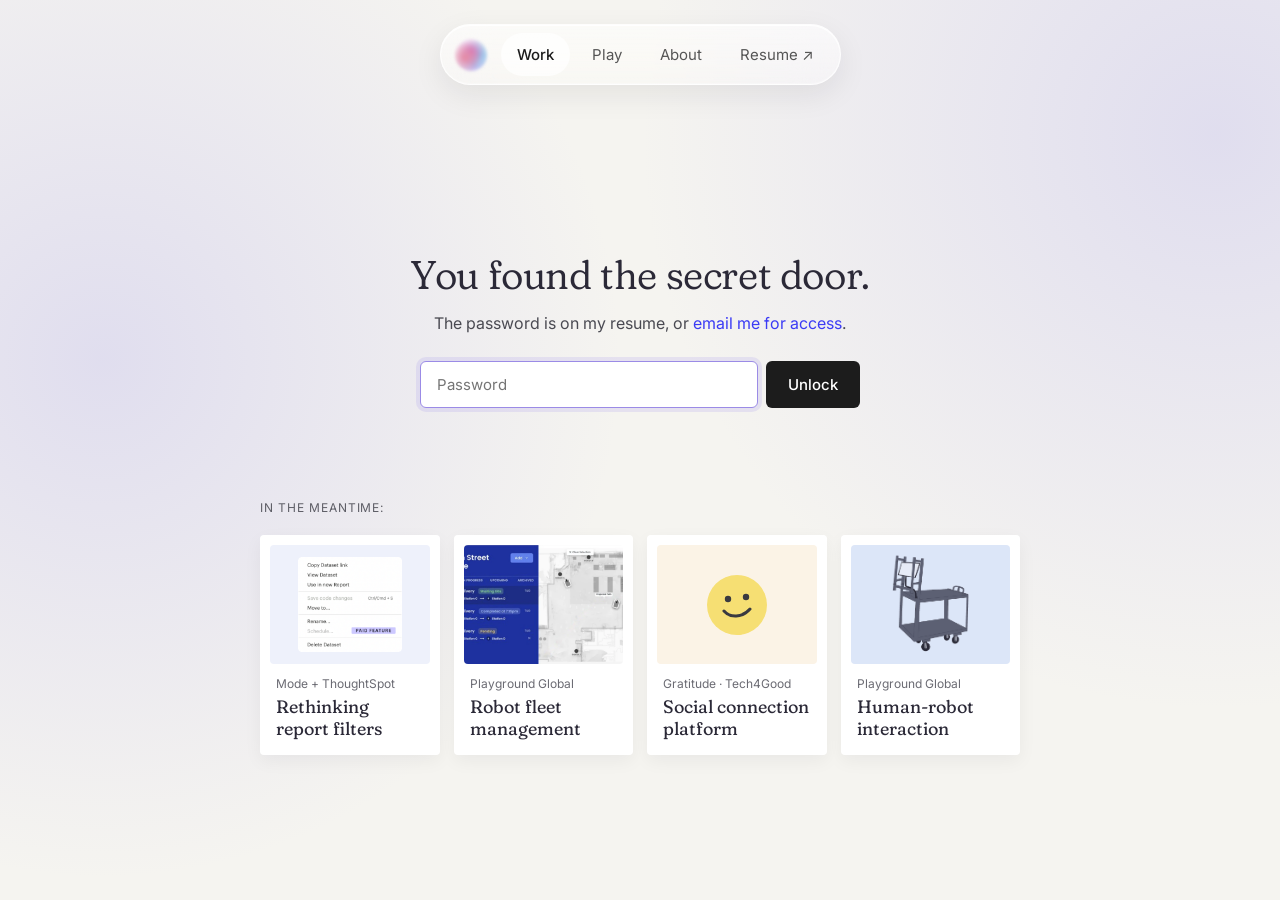
<file: pantry.html>
<!DOCTYPE html>
<html lang="en">
<head>
<meta charset="UTF-8">
<meta name="viewport" content="width=device-width, initial-scale=1.0">
<link rel="icon" type="image/svg+xml" href="favicon.svg">
<link rel="icon" type="image/png" sizes="32x32" href="favicon-32x32.png">
<link rel="icon" type="image/png" sizes="16x16" href="favicon-16x16.png">
<link rel="apple-touch-icon" sizes="180x180" href="apple-touch-icon.png">
<title>Pantry · Simran Gunsi</title>
<meta name="description" content="Product designer who loves the complex stuff: platforms, data tools and AI experiences.">
<meta property="og:type" content="website">
<meta property="og:site_name" content="Simran Gunsi">
<meta property="og:title" content="Pantry · Simran Gunsi">
<meta property="og:description" content="Product designer who loves the complex stuff: platforms, data tools and AI experiences.">
<meta property="og:url" content="https://simrangunsi.com/pantry.html">
<meta property="og:image" content="https://simrangunsi.com/og-image.png">
<meta property="og:image:width" content="1200">
<meta property="og:image:height" content="630">
<meta property="og:image:alt" content="Simran Gunsi">
<meta name="twitter:card" content="summary_large_image">
<meta name="twitter:title" content="Samsung Research America Simran Gunsi">
<meta name="twitter:description" content="Product designer who loves the complex stuff: platforms, data tools and AI experiences.">
<meta name="twitter:image" content="https://simrangunsi.com/og-image.png">
<link rel="canonical" href="https://simrangunsi.com/pantry.html">

<style>
*,*::before,*::after{box-sizing:border-box;margin:0;padding:0}
:root{--blue:#2B2BFF;--bg:#ffffff;--text:#0a0a0a;--muted:#888;--border:rgba(0,0,0,0.07);--card:#fff}
html{scroll-behavior:smooth}
body{font-family:'Inter',sans-serif;background:var(--bg);color:var(--text);overflow-x:hidden}



/* NAV */
nav{position:fixed;top:0;left:0;right:0;z-index:100;display:flex;justify-content:space-between;align-items:center;padding:18px 48px;background:rgba(255,255,255,0.92);backdrop-filter:blur(14px)}
.nav-logo{font-weight:500;font-size:15px;text-decoration:none;color:var(--text)}
.nav-links{display:flex;gap:28px;list-style:none}
.nav-links a{font-size:14px;text-decoration:none;color:var(--muted);transition:color 0.2s}
.nav-links a:hover{color:var(--text)}
.nav-resume{color:var(--blue)!important;font-weight:500}
.burger-btn{display:none;flex-direction:column;gap:5px;background:none;border:none;cursor:pointer;padding:4px}
.burger-btn span{display:block;width:22px;height:1px;background:var(--text)}
.mobile-menu{display:none;position:fixed;top:58px;left:0;right:0;background:rgba(255,255,255,0.97);backdrop-filter:blur(12px);padding:24px 32px;z-index:99;flex-direction:column;gap:20px}
.mobile-menu.open{display:flex}
.mobile-menu a{font-size:18px;text-decoration:none;color:var(--text);font-weight:500}

/* HERO */
.hero{padding-top:64px;position:relative;z-index:1}

.hero-image{
  width:100%;
  height:60vh;
  overflow:hidden;
  background:#e8e8e6;
  position:relative;
}
.hero-image img{width:100%;height:100%;object-fit:cover;display:block}
.hero-image-placeholder{
  width:100%;height:100%;
  display:flex;align-items:center;justify-content:center;
  flex-direction:column;gap:12px;
  background:linear-gradient(135deg,#e8e8ff 0%,#f0f0f8 100%);
}
.hero-image-placeholder p{font-size:13px;color:var(--muted);font-style:italic}

.hero-meta{padding:0 56px;position:relative;z-index:1;max-width:1200px;margin:0 auto}

.meta-strip{
  display:grid;
  grid-template-columns:repeat(3,1fr);
  gap:0;
  border-bottom:1px solid var(--border);
  padding:32px 0;
}
.meta-item{padding:0 24px;border-right:1px solid var(--border)}
.meta-item:first-child{padding-left:0}
.meta-item:last-child{border-right:none}
.meta-label{font-family:'Fraunces',serif;font-size:18px;font-weight:400;color:var(--muted);margin-bottom:10px}
.meta-value{font-size:14px;font-weight:500;color:var(--text);line-height:1.5}

.hero-eyebrow{font-size:11px;font-weight:500;letter-spacing:0.1em;text-transform:uppercase;color:var(--blue);margin-bottom:12px;margin-top:40px}
.hero-title{font-family:'Fraunces',serif;font-size:clamp(36px,5vw,64px);font-weight:400;line-height:1.1;letter-spacing:-0.01em;color:var(--text);margin-bottom:16px}
.hero-title em{font-style:italic}
.hero-desc{font-size:16px;color:var(--muted);line-height:1.75;max-width:560px;padding-bottom:48px}

/* DIVIDER */
.divider{height:1px;background:var(--border);max-width:calc(1200px - 112px);margin:48px auto 0}

/* CONTENT SECTIONS */
.content{padding:64px 56px;position:relative;z-index:1;max-width:1200px;margin:0 auto}

/* section header consistent label style */
.section-label{font-size:11px;font-weight:500;letter-spacing:0.1em;text-transform:uppercase;color:var(--muted);margin-bottom:16px}

/* body text */
.body-text{font-size:16px;color:var(--muted);line-height:1.85;max-width:680px}
.body-text strong{color:var(--text);font-weight:600}
.body-text p+p{margin-top:16px}

/* section title */
.section-title{font-family:'Fraunces',serif;font-size:clamp(28px,3.5vw,44px);font-weight:400;font-style:italic;color:var(--text);line-height:1.15;margin-bottom:20px}

/* two col layout */
.two-col{display:grid;grid-template-columns:1fr 1fr;gap:64px;align-items:start}
.three-col{display:grid;grid-template-columns:1fr 1fr 1fr;gap:32px}

/* image placeholder */
.img-placeholder{
  width:100%;
  background:#efefed;
  border-radius:4px;
  display:flex;align-items:center;justify-content:center;
  flex-direction:column;gap:8px;
  color:var(--muted);
  font-size:13px;
  font-style:italic;
  border:1px dashed rgba(0,0,0,0.12);
}
.img-placeholder.tall{aspect-ratio:4/3}
.img-placeholder.wide{aspect-ratio:16/9}
.img-placeholder.square{aspect-ratio:1}

/* stat cards */
.stats{display:grid;grid-template-columns:repeat(3,1fr);gap:20px;margin-top:8px}
.stat{background:var(--card);border:1px solid var(--border);border-radius:4px;padding:24px}
.stat-number{font-family:'Fraunces',serif;font-size:clamp(36px,4vw,52px);font-weight:400;color:var(--blue);line-height:1;margin-bottom:6px}
.stat-label{font-size:13px;color:var(--muted);line-height:1.5}

/* highlight card */
.highlight{background:var(--card);border:1px solid var(--border);border-radius:4px;padding:28px 32px;margin-top:8px;transition:box-shadow 0.25s,transform 0.25s,border-color 0.25s}
.highlight:hover{box-shadow:0 12px 36px rgba(0,0,0,0.08);transform:translateY(-3px);border-color:rgba(0,0,0,0.15)}
.highlight-tag{font-size:11px;font-weight:500;letter-spacing:0.08em;text-transform:uppercase;color:var(--muted);margin-bottom:10px}
.highlight-title{font-family:'Fraunces',serif;font-size:clamp(20px,2.5vw,28px);font-weight:400;font-style:italic;color:var(--text);margin-bottom:12px;line-height:1.2}
.highlight-body{font-size:14px;color:var(--muted);line-height:1.75}
.highlight-body strong{color:var(--text);font-weight:600}

/* role chips */
.chips{display:flex;flex-wrap:wrap;gap:8px;margin-top:4px}
.chip{font-size:12px;font-weight:500;padding:5px 14px;border-radius:6px;background:rgba(43,43,255,0.09);color:#3535d6}
.chip-muted{background:rgba(43,43,255,0.09);color:#3535d6}

/* back link */
.back{display:inline-flex;align-items:center;gap:6px;font-size:13px;font-weight:500;color:var(--muted);text-decoration:none;transition:color 0.2s;margin-bottom:32px}
.back:hover{color:var(--text)}

/* FOOTER */
footer{padding:64px 56px;border-top:1px solid var(--border);position:relative;z-index:1;display:flex;justify-content:space-between;align-items:flex-end;margin-top:80px;max-width:1200px;margin-left:auto;margin-right:auto}
.footer-label{font-size:11px;letter-spacing:0.1em;text-transform:uppercase;color:var(--muted);margin-bottom:10px}
.footer-email{font-family:'Fraunces',serif;font-style:italic;font-size:clamp(18px,2.5vw,28px);font-weight:400;color:var(--text);text-decoration:none;transition:color 0.2s}
.footer-email:hover{color:var(--blue)}
.footer-right{text-align:right}
.footer-note{font-size:13px;color:var(--muted);margin-bottom:12px}
.footer-social{display:flex;gap:16px;justify-content:flex-end}
.footer-social a{font-size:13px;color:var(--blue);text-decoration:none;font-weight:500}
.footer-social a:hover{text-decoration:underline}

/* next case study */
.next-case{padding:0 56px 80px;position:relative;z-index:1;max-width:1200px;margin:0 auto}
.next-label{font-size:11px;font-weight:500;letter-spacing:0.1em;text-transform:uppercase;color:var(--muted);margin-bottom:16px}
.next-card{display:grid;grid-template-columns:1fr 1.4fr;gap:48px;align-items:center;padding:40px;background:var(--card);border:1px solid var(--border);border-radius:4px;text-decoration:none;color:inherit;transition:box-shadow 0.25s,transform 0.25s}
.next-card:hover{box-shadow:0 16px 48px rgba(0,0,0,0.08);transform:translateY(-3px)}
.next-card-eyebrow{font-size:11px;font-weight:500;color:var(--blue);letter-spacing:0.06em;text-transform:uppercase;margin-bottom:8px}
.next-card-title{font-family:'Fraunces',serif;font-size:clamp(22px,2.5vw,32px);font-weight:400;font-style:italic;color:var(--text);line-height:1.2;margin-bottom:12px}
.next-card-cta{font-size:13px;font-weight:500;color:var(--blue)}
.next-card img{width:100%;border-radius:10px;aspect-ratio:16/9;object-fit:cover}

@keyframes up{from{opacity:0;transform:translateY(14px)}to{opacity:1;transform:translateY(0)}}

@media(max-width:900px){
  .two-col,.three-col,.stats{grid-template-columns:1fr}
  .meta-strip{grid-template-columns:1fr 1fr}
  .meta-item{border-right:none;border-bottom:1px solid var(--border);padding:16px 0}
  .next-card{grid-template-columns:1fr}
}
@media(max-width:768px){
  nav{padding:16px 20px}.nav-links{display:none}.burger-btn{display:flex}
  .hero-meta,.content,.divider,.next-case{padding-left:24px;padding-right:24px}
  .hero-image{height:40vh}
  .meta-strip{grid-template-columns:1fr}
  footer{padding:48px 24px;flex-direction:column;gap:24px;align-items:flex-start}
  .footer-right{text-align:left}.footer-social{justify-content:flex-start}
}
/* PASSWORD GATE */
#password-gate{position:fixed;top:0;left:0;width:100%;height:100%;background:#ffffff;z-index:9999;display:flex;align-items:center;justify-content:center}
#password-gate .gate-inner{text-align:center;max-width:420px;padding:0 24px}
#password-gate .gate-headline{font-family:'Fraunces',serif;font-size:clamp(28px,4vw,42px);font-weight:300;font-style:italic;color:var(--text);margin-bottom:16px;line-height:1.2}
#password-gate .gate-sub{font-size:14px;color:var(--muted);line-height:1.6;margin-bottom:32px}
#password-gate .gate-input{width:100%;padding:12px 16px;font-family:'Inter',sans-serif;font-size:15px;border:1px solid var(--border);border-radius:8px;outline:none;transition:border-color 0.2s}
#password-gate .gate-input:focus{border-color:#2B2BFF}
#password-gate .gate-btn{display:inline-block;margin-top:16px;padding:12px 40px;background:#2B2BFF;color:#fff;font-family:'Inter',sans-serif;font-size:14px;font-weight:500;border:none;border-radius:8px;cursor:pointer;transition:opacity 0.2s}
#password-gate .gate-btn:hover{opacity:0.88}
#password-gate .gate-error{font-size:13px;color:#cc2222;margin-top:12px;min-height:20px}
@keyframes gate-shake{0%,100%{transform:translateX(0)}20%,60%{transform:translateX(-6px)}40%,80%{transform:translateX(6px)}}
.gate-shake{animation:gate-shake 0.4s ease}
</style>
<link rel="stylesheet" href="css/case.css">
<link href="https://fonts.googleapis.com/css2?family=Cormorant+Garamond:ital,wght@0,400;0,600;1,400;1,600&family=Inter:wght@400;500;600&family=Fraunces:opsz,wght,SOFT,WONK@9..144,100..900,0..100,0..1&display=swap" rel="stylesheet">
<style>
@view-transition{navigation:auto}.nav-wrap nav{view-transition-name:site-nav}.nav-active{view-transition-name:nav-pill}
#gate .nav-wrap nav{position:relative!important;top:auto!important;left:auto!important;right:auto!important;width:auto!important;justify-content:flex-start!important}
#gate{min-height:100vh;box-sizing:border-box;padding:24px 24px 64px;background:radial-gradient(circle at 8% 40%,rgba(185,180,236,.35),transparent 40%),radial-gradient(circle at 95% 15%,rgba(185,180,236,.35),transparent 40%),#F5F4F0;font-family:Inter,system-ui,sans-serif;color:#1C1C1C}
#gate .g-card{max-width:760px;margin:18vh auto 0;text-align:center;display:flex;flex-direction:column;align-items:center;gap:14px}
#gate .g-lock{width:44px;height:44px;border-radius:50%;background:#EFEAFB;display:flex;align-items:center;justify-content:center}
#gate h1{margin:6px 0 0;font-family:'Fraunces',serif;font-weight:340;font-variation-settings:'SOFT' 100,'WONK' 0;font-size:40px;line-height:1.1;letter-spacing:-.01em;color:#2B2937}
#gate p{margin:0;font-size:16px;line-height:1.6;color:#4A4A52}
#gate a.g-mail{color:#3B3BF5;text-decoration:none}#gate a.g-mail:hover{text-decoration:underline}
#gate form{margin-top:10px;display:flex;gap:8px;width:100%;max-width:440px}
#gate input{flex:1;min-width:0;padding:13px 16px;border:1px solid #DDDAD2;border-radius:6px;background:#FFFFFF;font:15px Inter,sans-serif;color:#1C1C1C;outline:none;transition:border-color .2s,box-shadow .2s}
#gate input:focus{border-color:#9B8BE6;box-shadow:0 0 0 4px rgba(155,139,230,.18)}
#gate button{padding:13px 22px;border:0;border-radius:6px;background:#1C1C1C;color:#FFFFFF;font:500 15px Inter,sans-serif;cursor:pointer}
#gate button:disabled{opacity:.6;cursor:default}
#gate .g-err{min-height:20px;font-size:14px;color:#B23A48}
#gate .shake{animation:gshake .35s}
@keyframes gshake{25%{transform:translateX(-6px)}75%{transform:translateX(6px)}}
#gate .g-more{max-width:760px;margin:56px auto 0}
#gate .g-more-label{font-size:12px;letter-spacing:.08em;text-transform:uppercase;color:#5E5E66;margin:0 0 14px}
#gate .g-row{display:grid;grid-template-columns:repeat(4,1fr);gap:14px;padding:4px 0 12px}
#gate .g-row::-webkit-scrollbar{display:none}
#gate .g-tile{min-width:0;background:#FFFFFF;border-radius:4px;padding:10px 10px 16px;text-decoration:none;color:#1C1C1C;box-shadow:0 6px 18px rgba(20,20,40,.05);transition:transform .25s cubic-bezier(.34,1.56,.64,1),box-shadow .25s ease}
#gate .g-tile:hover{transform:translateY(-4px);box-shadow:0 12px 26px rgba(20,20,40,.09)}
#gate .g-img{aspect-ratio:4/3;border-radius:4px;overflow:hidden;display:flex;align-items:center;justify-content:center}
#gate .g-img img{width:100%;height:100%;object-fit:cover;display:block}
#gate .g-tile p{margin:12px 6px 0;font-size:12px;color:#6B6B73;line-height:1.3;text-align:left}
#gate .g-tile h3{margin:4px 6px 0;font-family:'Fraunces',serif;font-weight:400;font-variation-settings:'SOFT' 100,'WONK' 0;font-size:18px;line-height:1.2;color:#2B2937;text-align:left}
@media (max-width:760px){#gate .g-row{display:flex;overflow-x:auto;scroll-snap-type:x mandatory;scrollbar-width:none;margin:0;padding:4px 0 12px}#gate .g-tile{flex:0 0 200px;scroll-snap-align:start}}
@media (max-width:520px){#gate h1{font-size:32px}#gate form{flex-direction:column}}
#gate .g-copy{background:none;border:0;padding:0;font:inherit;cursor:pointer;color:#3B3BF5;text-decoration:none}
#gate .g-copy:hover{text-decoration:underline}
#gate .g-copied{margin-left:6px;font-size:13px;color:#3E6B37}
#gate .g-copied:empty{margin:0}
</style>
</head>
<body>
<div id="gate">
  <div class="nav-wrap" style="position: sticky; top: 16px; z-index: 50; display: flex; justify-content: center">
    <nav class="pill" style="background: linear-gradient(180deg, rgba(255,255,255,0.62), rgba(255,255,255,0.34)); backdrop-filter: blur(22px) saturate(1.8); -webkit-backdrop-filter: blur(22px) saturate(1.8); border: 1px solid rgba(255,255,255,0.75); border-radius: 999px; box-shadow: inset 0 1px 0 rgba(255,255,255,0.9), inset 0 -1px 0 rgba(255,255,255,0.25), 0 10px 30px rgba(20,20,40,0.08); padding: 8px 10px 8px 14px; display: flex; align-items: center; gap: 6px; flex-wrap: wrap; justify-content: center">
      <a href="index.html" aria-label="Simran Gunsi, home" style="display: block; width: 32px; height: 32px; margin-right: 8px; border-radius: 50%; background: radial-gradient(circle at 32% 58%, #E58AA4 0%, transparent 55%), radial-gradient(circle at 50% 40%, #D474BC 0%, transparent 55%), radial-gradient(circle at 76% 48%, #8FC6E8 0%, transparent 55%), radial-gradient(circle at 60% 78%, #B7B2EE 0%, transparent 60%), #F4EEF8; filter: blur(1.5px)"></a>
      <a href="index.html#work" class="nav-active" style="padding: 12px 16px; border-radius: 999px; background: rgba(255,255,255,0.7); font-size: 15px; font-weight: 500; color: #1C1C1C; text-decoration: none">Work</a>
      <a href="play.html" style="padding: 12px 16px; font-size: 15px; color: #555555; text-decoration: none">Play</a>
      <a href="about.html" style="padding: 12px 16px; font-size: 15px; color: #555555; text-decoration: none">About</a>
      <a href="#" style="padding: 12px 16px; font-size: 15px; color: #555555; text-decoration: none">Resume ↗</a>
    </nav>
  </div>
  <main class="g-card">
    <h1>You found the secret door.</h1>
    <p>The password is on my resume, or <button type="button" class="g-mail g-copy" data-email="skgunsi@gmail.com" title="Copy skgunsi@gmail.com">email me for access</button><span class="g-copied" role="status" aria-live="polite"></span>.</p>
    <form id="g-form" autocomplete="off">
      <label for="g-pw" style="position:absolute;width:1px;height:1px;overflow:hidden;clip:rect(0 0 0 0)">Password</label>
      <input id="g-pw" type="password" placeholder="Password" autofocus>
      <button id="g-btn" type="submit">Unlock</button>
    </form>
    <p class="g-err" id="g-err" role="alert"></p>
  </main>
  <section class="g-more" aria-label="Other case studies">
    <p class="g-more-label">In the meantime:</p>
    <div class="g-row">
      <a class="g-tile" href="mode.html"><div class="g-img" style="background:#EEF1FB"><img src="images/redesign/mode-menu.png" alt="" style="object-fit:contain;padding:12px;box-sizing:border-box"></div><p>Mode + ThoughtSpot</p><h3>Rethinking report filters</h3></a>
      <a class="g-tile" href="playground-ux.html"><div class="g-img" style="background:#EEF0F4"><img src="images/redesign/playground-fleet-ui.webp" alt=""></div><p>Playground Global</p><h3>Robot fleet management</h3></a>
      <a class="g-tile" href="gratitude.html"><div class="g-img" style="background:#FBF3E6"><svg width="64" height="64" viewBox="0 0 64 64" aria-hidden="true"><circle cx="32" cy="32" r="30" fill="#F6DF73"/><circle cx="23" cy="26" r="3.2" fill="#3A3A40"/><circle cx="41" cy="24" r="3.2" fill="#3A3A40"/><path d="M19 38c6 7 18 7 26-2" stroke="#3A3A40" stroke-width="3" fill="none" stroke-linecap="round"/></svg></div><p>Gratitude · Tech4Good</p><h3>Social connection platform</h3></a>
      <a class="g-tile" href="playground-hri.html"><div class="g-img" style="background:#DCE6F8"><img src="images/redesign/hri-cart.webp" alt="" style="object-fit:contain;padding:8px;box-sizing:border-box"></div><p>Playground Global</p><h3>Human-robot interaction</h3></a>
    </div>
  </section>
</div>
<div id="page-content" hidden></div>
<script>
(function(){
  var SALT='yQTJ7r66AAPWkktpJJplJg==', IV='4xcoCRYsAUjZ9cOj', CT='6M0cpmoRPQnW0bB0GW/vgcwyUsSRVBKN/MYl4OVlrS+yudicA0UTpaozrT1Jl1OYG2+2zbS2vtCQEs5o6Eg4X4geR4+32PiS1vWRg8LwxMPYBKhkLfxOgpEixvuY8LsfIer/[base64]/[base64]/SJJg4YGk4Qo5JykJN+Va0/s2lekG9Sojlxg/xKEIz33Jb5W2YpG4qwsBU+yogIpS/KsEbtfGaUAPCPxhHx0y0az7bMnURfXas/Rxpd2OHV8nh9jL/cMaWrVV8mImm4uWxbFznAHXNxnH2dXyOxihHM7MxtHfPjbyZvxwCK+2jroG/LJ6mf/wf8pSAaK1xvaK46WAN+ZCIsUhqgHGjea9fzbMqWu8S+pPXdqylJ2CTbx4r9WhsWz0MQUAB8TJOdvnnkNxuBmuN5wsSP60FpJFIDI+3pyubYdSsBrkykGr5kHgecKN8T5liFuFhNja171qS8/mEOia8HtS/jCRRjpQIZY3rcTqdQZ8+l9euOV4zbCjKn6KIyg8Za3MqiGjDorb+hDMvUBrF3J/PON5kEmrXwn+xMKspbJI7RTlZkeKRBEM9gCt7SX2QBYvftVQKxuO7fFv9QYVGpEVrEUhNYGXPup8SsFbX4VxXqgvNm8xx++MJcECLZ91BRobsn6OUMxtV2RZOuyCEcr4+3Y1t1d5qOe2yllXHuv7QfxXKVBBy/A0pxRZUyjl4sJ7TWsq2zufhR5t95ah1GNQ8nulhKsLpW+mJhf/a28QJDRbeFaYjQKM1jThwk7qcXUeNltwKY+52jJ1S813A6ev1rAFsKQwTQ8x2WPTMgqFpv9LQ//kHrMEi12vSVv9FhglmaWsd516G4nhG4bp7NaKZHn8vlQayMr/kZIrSVle5iD2dogUwjjqSWwPweU0uG4011CdCZdZuHzOyFWL9+Ao48wMxlA1CfXHwivyZQOyWbUZdQeo8Zkih9fqeDglN4fQOKjwdBzDuN3Wiv1p9iMtqHdUEZUWxGmtX4Pg1EdSMWPly6nh4NLBBjXJrziCQgV7L7tcUF1+a+2/C/zYrRaMHfxgPOLCwi3rGWedWAQHwwxi76R55ji1/O/oNvF9qinfXptJRBtu8AJtVNS+nEENjTIJqszxziewwYabr0arfiHglkA8EVHjXL8pbUCL6/bHbtMu1TitqRkhflkzgAA9hpHw1X9Aacd+jFhSW7gen8/s21Azi4qJB5zqFfuFio1p5QJQ+PGWaOykfgZEbp5lgxxhAgoELPdh29SQwLt+qy+klI7DhwY3L66qtP1z7ZeeKLLP8u65zRitZ5N7+HhM15ou/xFt21KONzbrlECt7hz3Lda+971VNBp6s6r9cLvgVMg0zEE8ZHAgpM+/H0QG9MmSx5dmTxqoZtwptpmuzlgvjYSbFLOCKl6chIJa/Inp5xXVvUso3ACjNhAEOmIc/2ajuZ0S0kTVTLYEMR2nVEFWSpkYYaDGtKD+3VMaDLAhAt9pPJb7UuL4x7RAkhIHhdHLYUmH6ugeKIu7/fjFig9ewzWCZ2m1FUfzTimGY1HWNG/l9gY4WUBmgYP2ddb/DrX7RIHPeSBSe6Ay/b9Cf3ptYsUWwcBykj3F1mo/O6zI+WSRJ4VorfDdwD64JKbVhTz8f5aUm8UjQ4aaKUC4T+QlLHmmzAVrYMTvAMKKo5HQmNZ3EGWCKaUlaYPnVQkmHLb/PsgLJksVcc+/T+rLpAG0SkBM4vei0z+zC273XNHR4wkOFbKsl4eQDebQdJqPtv6TSwOMqfOAzYfVl1bUfGKrB9ocB6jFN0/+Ka5IFPWzwJJxXr62jN9K2XLu2IassGkWMHezwHRv6UOpfxAC69K2r/A8Yk6lNgupDylxi75Miul5sHZBEmMUMiRZKTUirutEF9LaHE3apvVadNFf5HkAB/sRiHSg6h2KCb/ES8pt12D4LJ50Gzqw/Sle4og4FYg6pFNpoiCG4wxhNTe3d8BVCstQhR5z2IxVl4Jqn4VXrzGJ1Ru3t0khlL3vxMwsHyHP9Kkg+ulalrGxrmaI9iPelrkQdKmqiFfmS7ta/sAd34P/ckcKw3++SriCVri1SU7miX5ISsSmDLMyJYlncRxqdsrEJo0fx4+zhdyLf0aStt//SBBVxkKwpB9Ci+kNeuMAupbusysFFIV+/u5aEqh+AwcL1z/evZrmpgOzUoYCNYqDNL57nEKfHZJC2eeF0EkhXX4Ri4ntt6y+wQiavyhbv070ILmHi3WarWOwWE/TkAnrugcLoGz3X+uk9AsjLIs50vdcvSuUaYP9Xul3uWCi7nXXNBK0kJ8snULRRLGdFWHxXzuSNS2X/mxtia1EDeoMD8lv/ailHQ+dXhX/aJJdSkNNTm2hzQwD/92Cp2PV8KhfvQ+Co7ouGWw1onc659fH/9g9ULrE4aTZXhzIqK7CQ94sYK36zlWNWPsMXxs+obEEpsp5NQXc4s0bEyuWWyPh4FDvYQr4ooW0Qz8kRKHF+WNZ0vkAVMiv0q0cSDb9qDpMT2xeozQoT8/[base64]/dLXBRNXWyq1E583/XQE8xIDO5bmXJ0qzKT+42tNpU+XUCuyp1+Hfl9/ZuaDqppD2SaZaNCFcoKezy2AqvBbuIqj1f7Q37ASnIsXVYZVR9Hk0eO9YVcUTT8/oqPOs8Ms0p6oaXenJRGKsUh8oL/c4p0nUcyQZS3qOLNTfNG05Qh4IgxcfmV2lSsxCoqE0r3uBD9tn+ph/FBV5W4Be7izMSO77x1svBZP6vSxctHnxWOPGYBJU2bvslqzXYRScO2GmVx2eGKLL+0zsmqjHW6vsohVg9cwF3uKero0n02w0uZ/P0d6ttDbPaDooN3k0zfLWMISVs0HngMlOHUuhfWgSZOhtdKea8scVOyiGutqwSxlvI+HVAnFdFla4m9nReo2JovcFyzp6JkgxLmFcO3ceHCQ74cyEPMFMOdJA0h0OChAy4eGMhgEO0vR825cxbIUazd2NDWIUEufwu9b0FxMVkFXBnQ3cdR60gvk7Dxhp89vPMjo/S7bTyXNu9jeo+WG5cK3C1V/dmSpwpR62eYpllYUxO8KbYjSvuUjZBwI7TqrAIZN22YWtyuAw55NWEJP/8hWRtn4QdkrFAo0oSZL0IBJEbZGL4+zXtq39k8Aufcv81lUxGbv3GQU7r7Tw9kbkGnCp5hG7dNxCQ3CaYm6o5uGb125JbxHi7/Xb/46Hq8FXwQd5xspNEuJqZvnmAwNuN1U0RXTB2BZEuhUKkE0LQ3YXmy/dceh+oU/[base64]/29q9a2VmhsVhr9+Io/Qiz3PgB4fKTBhOngAZnjxkXBMvO4ssbH66a2xB0Txwlp4EaiMJCqVopIf2s51U6jvF0zf5HHvf1pfa6IAggFM3MmLj8breu6kkF+QKLu42nPxCft9OFbnXCHcjEDB/5tkx33z/KwXgIb5Ff4oyFslZ92ukmiJIWhwD3dKkWQtM8t8yP7agYU4Baqsbptb6amJSptEqqK5aTXIudIvxXvAs9fGGC6pmO2bvBhXuYGxvj+e5LEpT4DJj/7GehH/Z8ADew73/zZ6D6QY0q6VXyeyCS7o+jllvBHGbcaTkwb86vadKfsMa/vU6Ju6CShmG4LnfSC0coXvGJHOjZRxIjW6LmT559eMvG2+urUvcqEWWScBSKJ9/T1y99iNjSAYF/E5XeJ7Fd0pqLnnNyZP1r5DFXf0bXp4LHz5ACSb2Om9b+DDO/hOhcS1eLYDWf4A6BhvfJXuVvkLJbt6wY1wdyWiuwY18Cw+A6WXmFX6dKYCfgH3QVWSD+iHFSK21vPfoUbdahGcLB7RE8O6LlHtFaULwI4x3wrAEQdQ5jjU0EiKC0vI8RlN6ye3pzG0j6WAP0ZDX5uJyPXPTgp6iAZ+EHOhV/WzWRXaboPLYRzSMpYRLXtdbgvJugOcCmNJ+Srl3/vEsyvib/bwvUyfH73IIJjUvGdrB3Cdd2H+wlo3nrBtP9Vo5XL4n588frFu15LlZkMm34AE512BLTnMA6qEQ1qsbiTnFHB9e/xsj4OrKMN8TksFy4S10Ps+m+QRtWfWvQTJZQhcI6eJ+gHaLbIvtKM4P2mbAPkwjxDhWTVbiW+ujrxyBqtEAzKxe386oAWErV/RiM2CD8C/Za2cbZRGqZOstKhSqOOaYN9bGasDxHQZ13s6P2pKdjKmfE8TmiX6W8m6UOwsbbquvjKbqAuAPooiQqdPXtPvnmnlwAavSX9DAgw2xg3eVanHPmk9cXR87OGe7M79+NAuHg4r6doci5GwCNVL6UjAhDkbAgEdDKrQTyN52X/[base64]/VLD3gacERH9hsEpMgRnmeCPj7pI7PBbCQlZcDuX8O54sA98ZJJu8B97KGKvZz606qGcsprhm1Af/Hb+XnCohYa4FuiyTXNQKnKOZ+dIEibnfjgl9RpMmGYHOkJZ/1CPQRBX1UiBGU0KchmzV/+9YDYJwCLFypPOBwFoq+jTGa4Fyv8YPcXHmpyHsf++d04gy8on1zj/A8l4shGQAE+PSwhc0Mp2uQE7TRwzR7RtB2sLobaci73WqHUAl3xCv+jlUDL1vKU74S/[base64]/SxQMBi+U/mIwfZSA1k84Gs/16gHgVsGFq6lk0O5JBTYJLPD/6tLc9WliCFuGuTNt1tUx/oosGTVBuK5pbVi7xEI3CFa10iJFhB/3rMhx79q8TFjV1+zqNVQgzqpuoyPvX0wtMeMADAn6KwxrInm03u2JPYkxz7zUl4uCAf0/5R1mdoeDL/MphvJFh0V+xcdtvU34XKJHc3VPk1om7OkUPatAOY7jXFG5hf61riFv6KVkOeiJs/+afvMPS1I8Z7GBiJax3VSvU4OC5frndgzf+aQ8ZHgRPocRYGu9OUlfOk2c5Zd+vI/YD5M95wRz+4qdn3NAo9+8r+/JL3Vl0VgX5+yNXzZWGwa8ElwDUayPxX98gkGLs3pVQ+S1NWKl8LPEOwMBVUjdNso+rGjghbV9MqDKX4gkbdkCpq6JdI2NYocbqIW1xo+bYFDGFm3Cl6s0kBuFT+ws/JzfOmKZKPREvN5N3r9YBfL0jLDsLX0wKfzBP88CluQUzZONpEuqKGuG/V8A7KFKSDzMV5XUT6Swj8bA28zROZfkROELqVTl56Rz9hEwn59vV/ZUXc6WALrw+8TCThZadMPPQw+++CqEUKimjTZ3ssTcU96DWFv/TN5r/bi3yupZdhe7N6KcdJQEs51iHWlR794cUlJahqXG+1LL5u+7R362oApcLoCekjP1G50VBRpE8eJMRUhZSOXu/NnkqDszcKa95WBOOus1ZGSRi23+pZ1Hy+HDbk9CBch80N2ViRkYBDNWeElsC/gjqk3lFYCKQxIxRDv+RdWO/QTTRn1bThQrkRJ6V2fqte3J+HWEJSHEEtlzg62LAXwwlShIAnJEHMa8oZoF244RKAPBNjxedoLPdGuqmjdqmR339VMKIMxC7k6QgICzLCBLsSMXUlvVrdU2hYeiDGgQ6JjF0+7D7PD18XaLq3wIo99Ipc33IlrzXp3kN7RA==', ITER=250000, KEY='unlock:pantry';
  var b=function(s){return Uint8Array.from(atob(s),function(c){return c.charCodeAt(0);});};
  var gate=document.getElementById('gate'), out=document.getElementById('page-content'), form=document.getElementById('g-form'), pw=document.getElementById('g-pw'), btn=document.getElementById('g-btn'), err=document.getElementById('g-err');
  async function open(p){
    var base=await crypto.subtle.importKey('raw',new TextEncoder().encode(p),'PBKDF2',false,['deriveKey']);
    var key=await crypto.subtle.deriveKey({name:'PBKDF2',salt:b(SALT),iterations:ITER,hash:'SHA-256'},base,{name:'AES-GCM',length:256},false,['decrypt']);
    var buf=await crypto.subtle.decrypt({name:'AES-GCM',iv:b(IV)},key,b(CT));
    return new TextDecoder().decode(buf);
  }
  function show(html,p){ out.innerHTML=html; out.hidden=false; gate.remove(); try{sessionStorage.setItem(KEY,p);}catch(e){} window.scrollTo(0,0); }
  var saved=null; try{saved=sessionStorage.getItem(KEY);}catch(e){}
  if(saved){ open(saved).then(function(h){show(h,saved);}).catch(function(){}); }
  form.addEventListener('submit',function(e){
    e.preventDefault(); if(!pw.value) return;
    btn.disabled=true; btn.textContent='Unlocking…'; err.textContent='';
    var p=pw.value;
    open(p).then(function(h){show(h,p);}).catch(function(){
      err.textContent="That's not it. Try again?"; btn.disabled=false; btn.textContent='Unlock';
      pw.value=''; form.classList.remove('shake'); void form.offsetWidth; form.classList.add('shake'); pw.focus();
    });
  });
})();

(function(){var b=document.querySelector('#gate .g-copy'),st=document.querySelector('#gate .g-copied');if(!b)return;
b.addEventListener('click',function(){var e=b.dataset.email;
function done(){st.textContent='email copied ✓';clearTimeout(b._t);b._t=setTimeout(function(){st.textContent='';},2500);}
if(navigator.clipboard&&navigator.clipboard.writeText){navigator.clipboard.writeText(e).then(done,function(){st.textContent=e;});}
else{var t=document.createElement('textarea');t.value=e;document.body.appendChild(t);t.select();try{document.execCommand('copy');done();}catch(x){st.textContent=e;}t.remove();}});})();
</script>
</body>
</html>
</file>
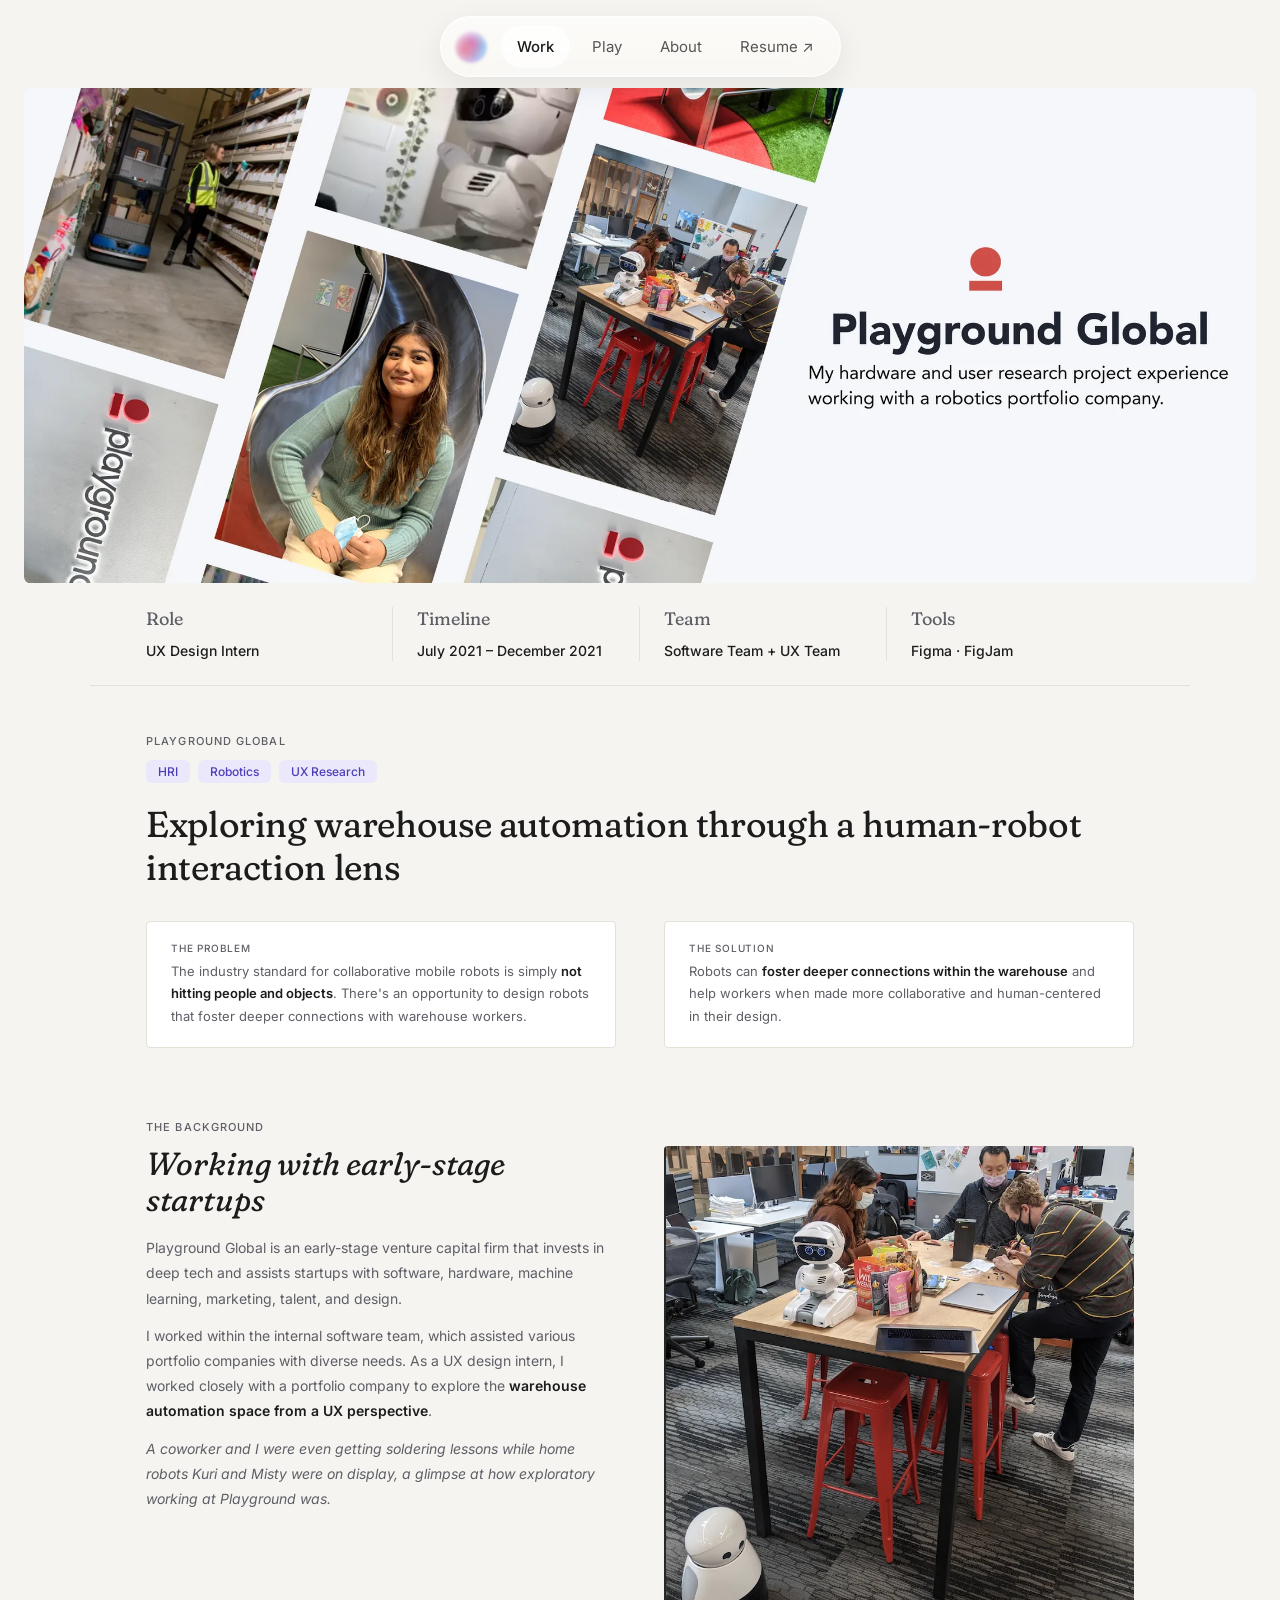
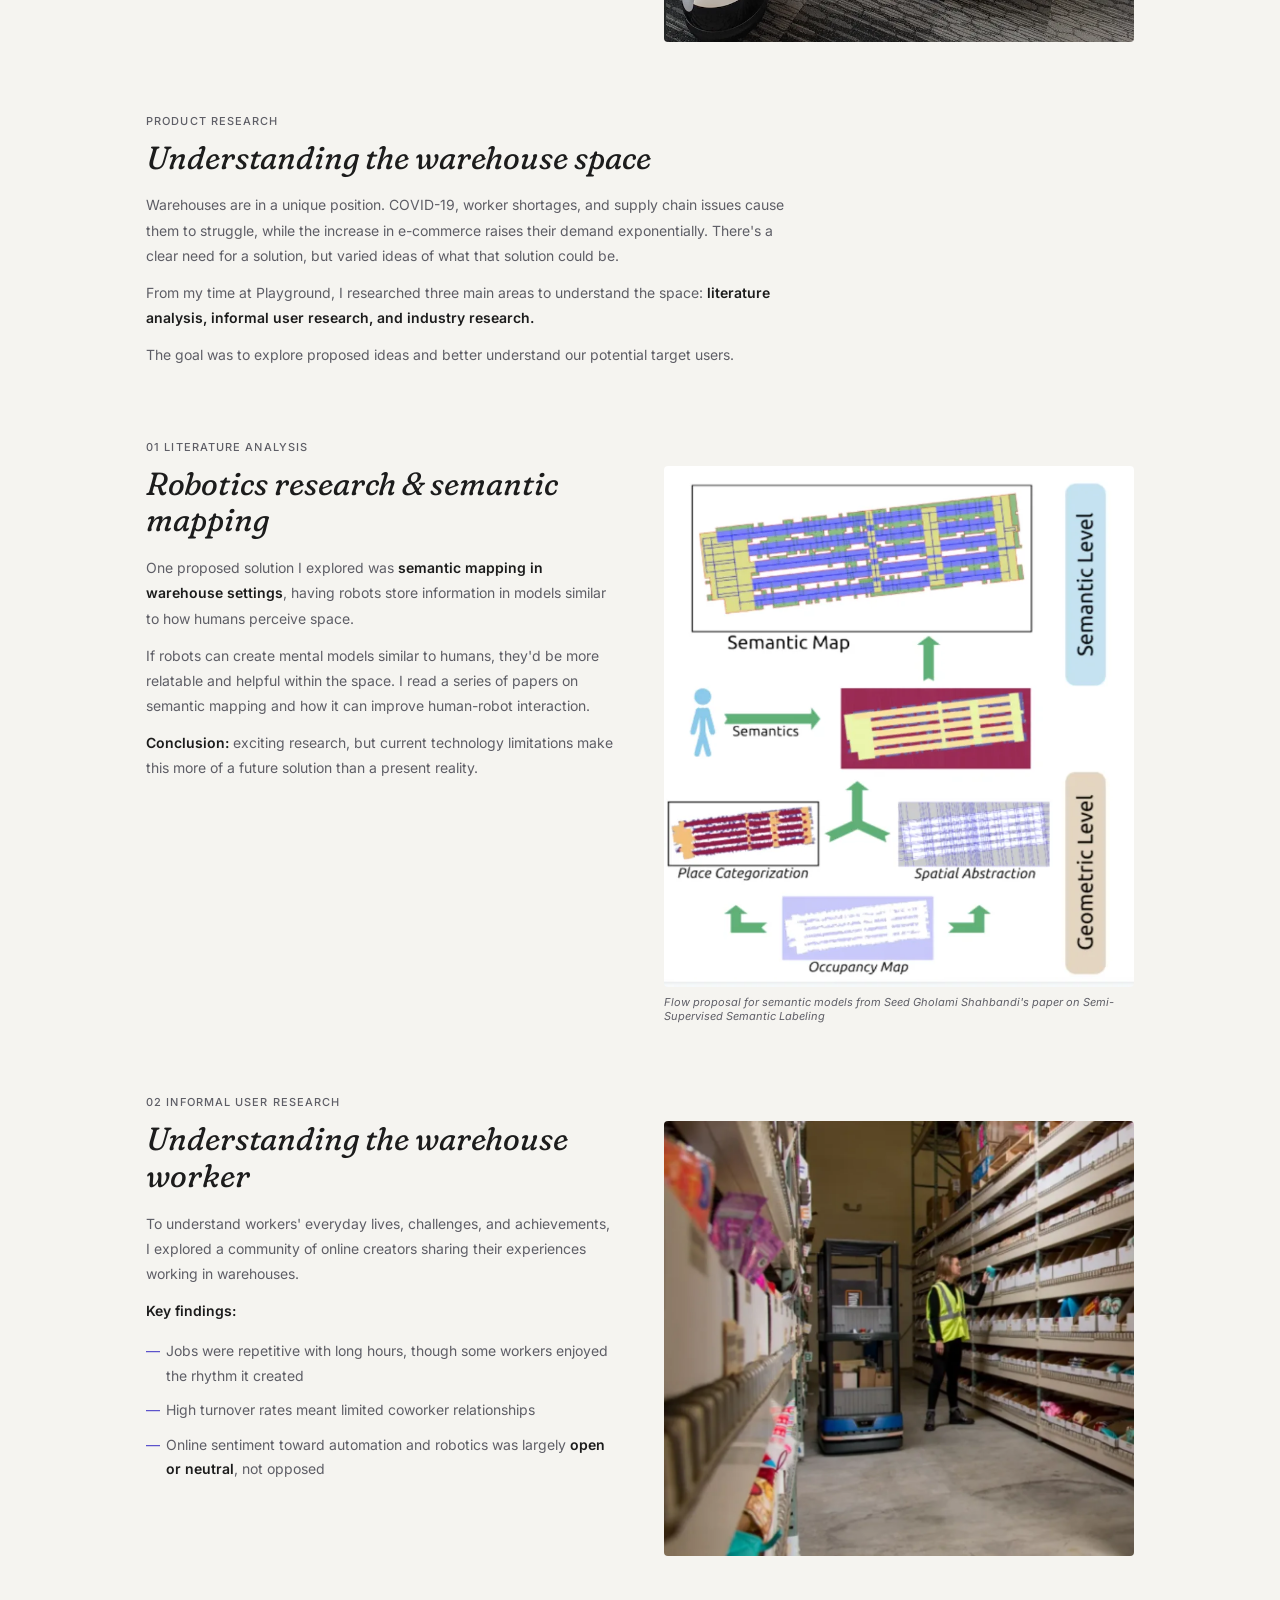
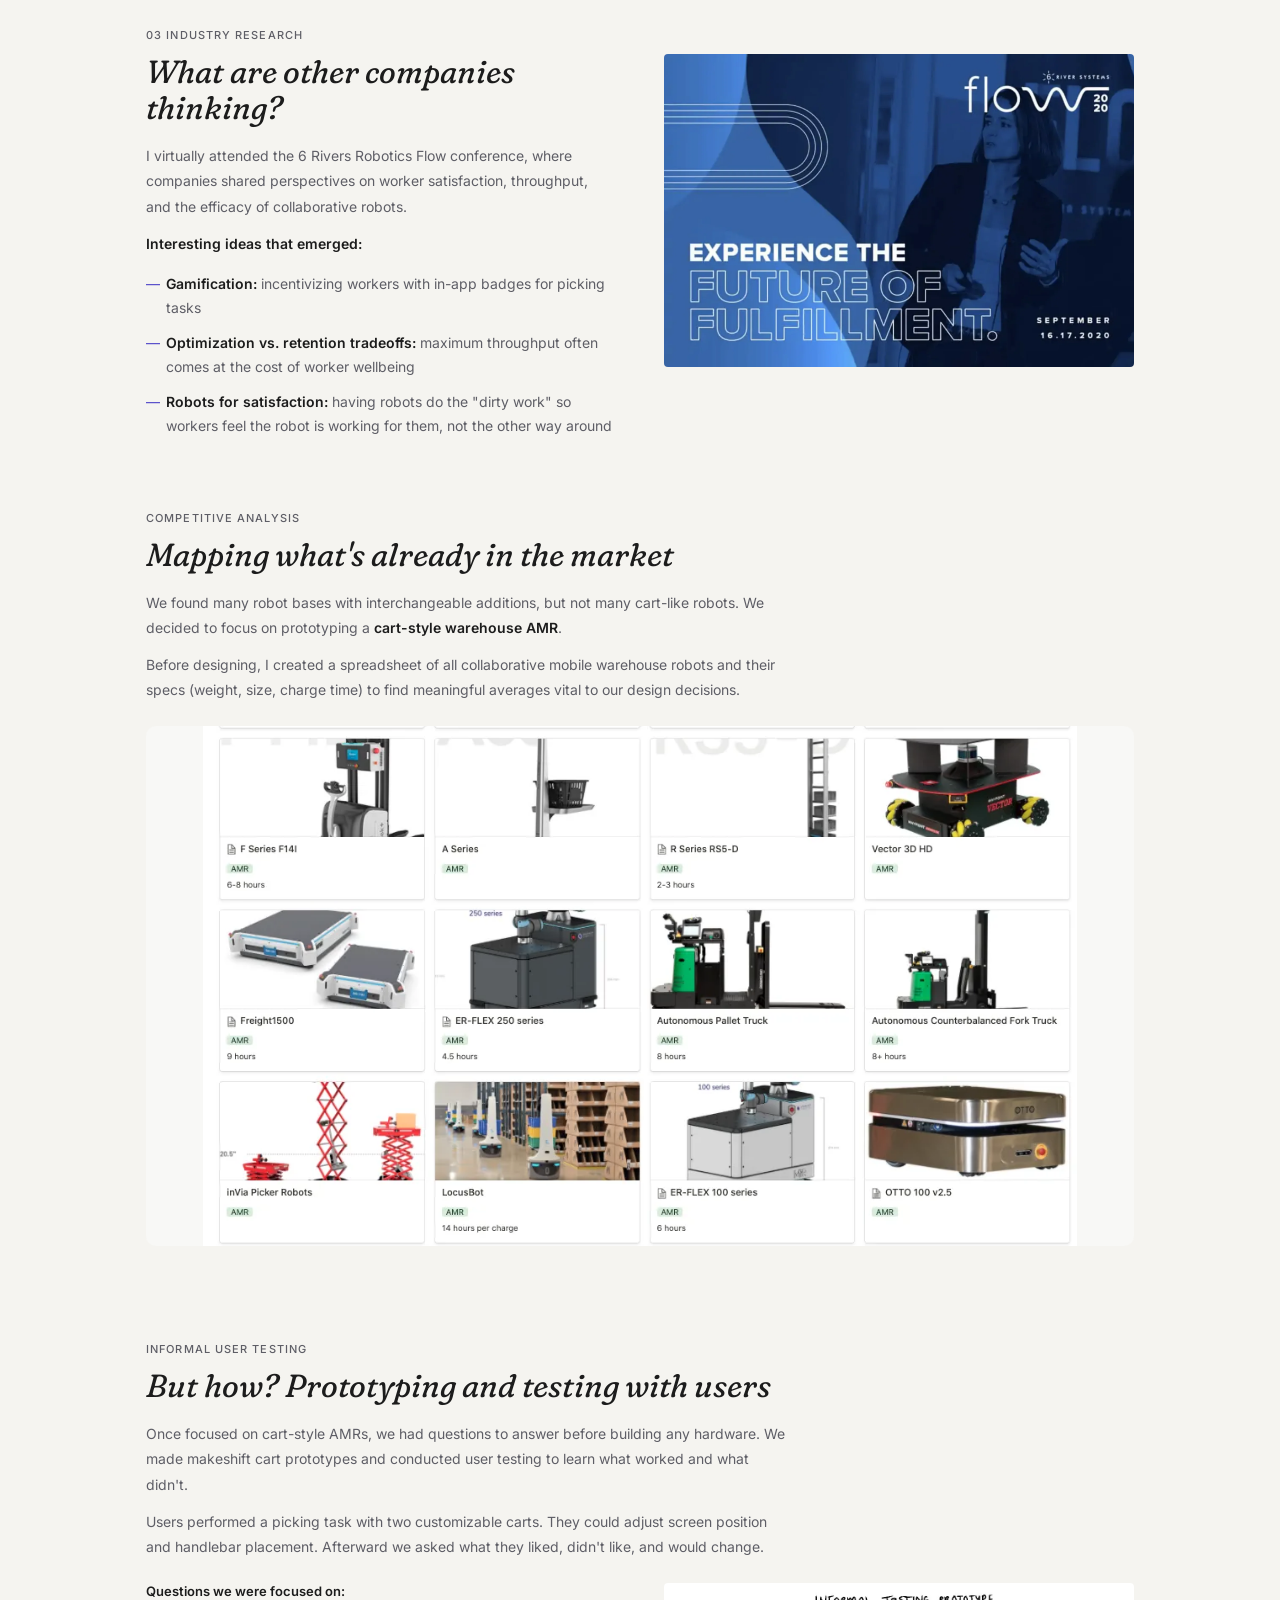
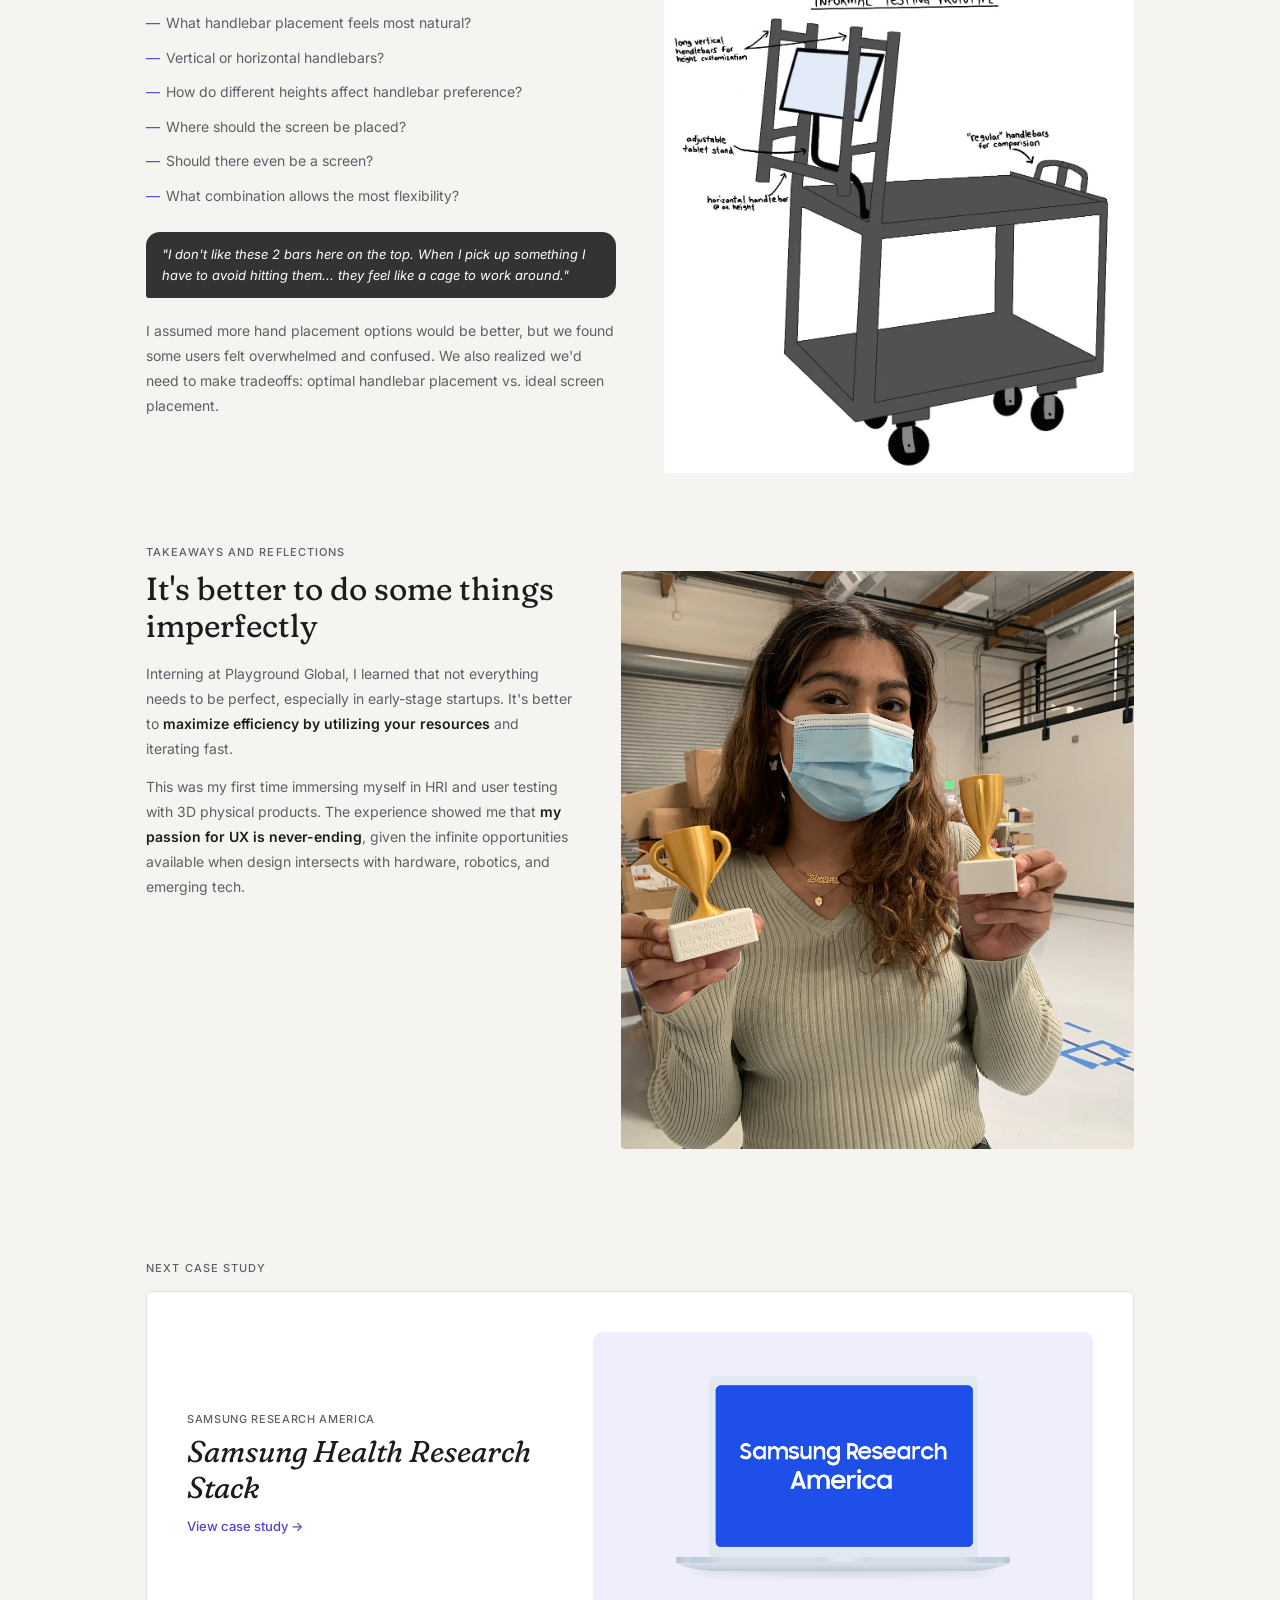
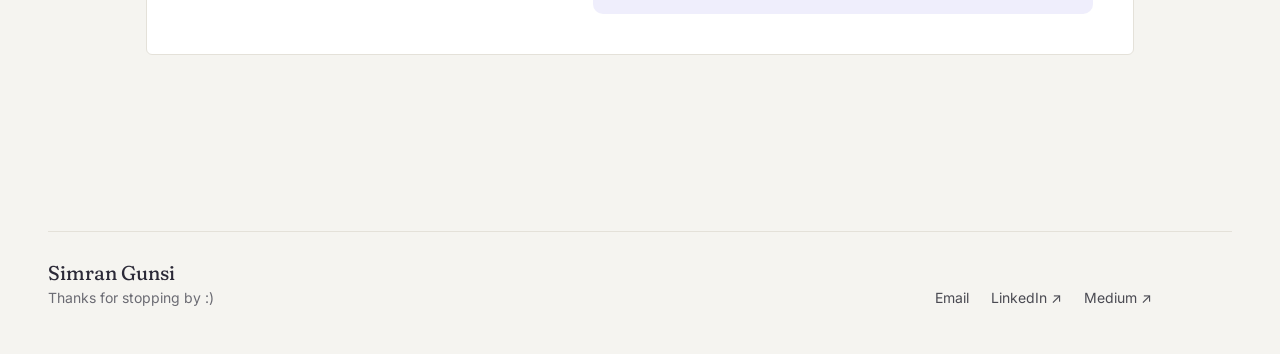
<file: playground-hri.html>
<!DOCTYPE html>
<html lang="en">
<head>
<meta charset="UTF-8">
<meta name="viewport" content="width=device-width, initial-scale=1.0">
<link rel="icon" type="image/svg+xml" href="favicon.svg">
<link rel="icon" type="image/png" sizes="32x32" href="favicon-32x32.png">
<link rel="icon" type="image/png" sizes="16x16" href="favicon-16x16.png">
<link rel="apple-touch-icon" sizes="180x180" href="apple-touch-icon.png">
<title>Playground Global HRI — Simran Gunsi</title>
<meta name="description" content="Product designer who loves the complex stuff: platforms, data tools and AI experiences.">
<meta property="og:type" content="website">
<meta property="og:site_name" content="Simran Gunsi">
<meta property="og:title" content="Playground Global HRI — Simran Gunsi">
<meta property="og:description" content="Product designer who loves the complex stuff: platforms, data tools and AI experiences.">
<meta property="og:url" content="https://simrangunsi.com/playground-hri.html">
<meta property="og:image" content="https://simrangunsi.com/og-image.png">
<meta property="og:image:width" content="1200">
<meta property="og:image:height" content="630">
<meta property="og:image:alt" content="Simran Gunsi">
<meta name="twitter:card" content="summary_large_image">
<meta name="twitter:title" content="Playground Global HRI — Simran Gunsi">
<meta name="twitter:description" content="Product designer who loves the complex stuff: platforms, data tools and AI experiences.">
<meta name="twitter:image" content="https://simrangunsi.com/og-image.png">
<link rel="canonical" href="https://simrangunsi.com/playground-hri.html">
<link href="https://fonts.googleapis.com/css2?family=Cormorant+Garamond:ital,wght@0,400;0,600;1,400;1,600&family=Inter:wght@400;500;600&family=Fraunces:opsz,wght,SOFT,WONK@9..144,100..900,0..100,0..1&display=swap" rel="stylesheet">
<style>
*,*::before,*::after{box-sizing:border-box;margin:0;padding:0}
:root{--blue:#2B2BFF;--bg:#ffffff;--text:#0a0a0a;--muted:#888;--border:rgba(0,0,0,0.07);--card:#fafafa}
html{scroll-behavior:smooth}
body{font-family:'Inter',sans-serif;background:var(--bg);color:var(--text);overflow-x:hidden}



nav{position:fixed;top:0;left:0;right:0;z-index:100;display:flex;justify-content:space-between;align-items:center;padding:18px 48px;background:rgba(255,255,255,0.92);backdrop-filter:blur(14px)}
.nav-logo{font-weight:500;font-size:15px;text-decoration:none;color:var(--text)}
.nav-links{display:flex;gap:28px;list-style:none}
.nav-links a{font-size:14px;text-decoration:none;color:var(--muted);transition:color 0.2s}
.nav-links a:hover{color:var(--text)}
.nav-resume{color:var(--blue)!important;font-weight:500}
.burger-btn{display:none;flex-direction:column;gap:5px;background:none;border:none;cursor:pointer;padding:4px}
.burger-btn span{display:block;width:22px;height:1px;background:var(--text)}
.mobile-menu{display:none;position:fixed;top:58px;left:0;right:0;background:rgba(255,255,255,0.97);backdrop-filter:blur(12px);padding:24px 32px;z-index:99;flex-direction:column;gap:20px}
.mobile-menu.open{display:flex}
.mobile-menu a{font-size:18px;text-decoration:none;color:var(--text);font-weight:500}

/* PAGE TRANSITION */
.page-transition{position:fixed;inset:0;z-index:9999;pointer-events:none;opacity:0;background:var(--bg);transition:opacity 0.35s ease}

/* HERO */
.hero-image{width:100%;height:55vh;overflow:hidden;background:#e8e8f0;margin-top:64px}
.hero-image img{width:100%;height:100%;object-fit:cover;display:block}

.meta-strip{display:grid;grid-template-columns:repeat(4,1fr);gap:0;border-bottom:1px solid var(--border);padding:24px 56px;max-width:1100px;margin:0 auto}
.meta-item{padding:0 24px;border-right:1px solid var(--border)}
.meta-item:first-child{padding-left:0}
.meta-item:last-child{border-right:none}
.meta-label{font-family:'Fraunces',serif;font-size:18px;font-weight:400;color:var(--muted);margin-bottom:10px}
.meta-value{font-size:14px;font-weight:500;color:var(--text);line-height:1.5}

/* CONTENT */
.content{padding:48px 56px;position:relative;z-index:1;max-width:1100px;margin:0 auto}
.content.tight{padding-top:24px}

.section-label{font-size:11px;font-weight:500;letter-spacing:0.1em;text-transform:uppercase;color:var(--muted);margin-bottom:12px}
.page-title{font-family:'Fraunces',serif;font-size:clamp(22px,3vw,36px);font-weight:400;line-height:1.2;letter-spacing:-0.01em;color:var(--text);margin-bottom:16px}
.section-title{font-family:'Fraunces',serif;font-size:clamp(22px,2.5vw,32px);font-weight:400;font-style:italic;color:var(--text);line-height:1.15;margin-bottom:16px}

.chips{display:flex;flex-wrap:wrap;gap:8px;margin-bottom:20px}
.chip{font-size:12px;font-weight:500;padding:4px 12px;border-radius:6px;background:#e8e8ff;color:var(--blue)}

.body-text{font-size:14px;color:var(--muted);line-height:1.8;max-width:640px}
.body-text strong{color:var(--text);font-weight:600}
.body-text p+p{margin-top:12px}

.two-col{display:grid;grid-template-columns:1fr 1fr;gap:48px;align-items:start}
.two-col-wide{display:grid;grid-template-columns:1fr 1.2fr;gap:48px;align-items:center}

.card{background:var(--card);border:1px solid var(--border);border-radius:4px;padding:20px 24px;transition:box-shadow 0.25s,transform 0.25s}
.card:hover{box-shadow:0 8px 24px rgba(0,0,0,0.06);transform:translateY(-2px)}
.card-label{font-size:10px;font-weight:500;letter-spacing:0.08em;text-transform:uppercase;color:var(--muted);margin-bottom:6px}
.card-title{font-family:'Fraunces',serif;font-size:18px;font-weight:400;font-style:italic;color:var(--text);margin-bottom:8px}
.card-body{font-size:13px;color:var(--muted);line-height:1.7}
.card-body strong{color:var(--text);font-weight:600}

.full-img{width:100%;margin:24px 0}
.full-img img{width:100%;display:block;border-radius:10px;max-height:520px;object-fit:contain;background:#f8f8f6}

.quote-bubble{background:#333;color:#fff;border-radius:14px 14px 14px 3px;padding:12px 16px;font-size:13px;line-height:1.6;margin-top:12px;font-style:italic;max-width:560px}

.bullet-list{list-style:none;display:flex;flex-direction:column;gap:10px;margin-top:12px}
.bullet-list li{font-size:14px;color:var(--muted);line-height:1.75;padding-left:20px;position:relative}
.bullet-list li::before{content:'—';position:absolute;left:0;color:var(--blue)}
.bullet-list li strong{color:var(--text);font-weight:600}

/* NEXT */
.next-case{padding:0 56px 80px;position:relative;z-index:1;max-width:1100px;margin:0 auto}
.next-label{font-size:11px;font-weight:500;letter-spacing:0.1em;text-transform:uppercase;color:var(--muted);margin-bottom:16px}
.next-card{display:grid;grid-template-columns:1fr 1.4fr;gap:48px;align-items:center;padding:40px;background:var(--card);border:1px solid var(--border);border-radius:4px;text-decoration:none;color:inherit;transition:box-shadow 0.25s,transform 0.25s}
.next-card:hover{box-shadow:0 16px 48px rgba(0,0,0,0.07);transform:translateY(-3px)}
.next-card-eyebrow{font-size:11px;font-weight:500;color:var(--muted);letter-spacing:0.06em;text-transform:uppercase;margin-bottom:8px}
.next-card-title{font-family:'Fraunces',serif;font-size:clamp(20px,2.5vw,30px);font-weight:400;font-style:italic;color:var(--text);line-height:1.2;margin-bottom:12px}
.next-card-cta{font-size:13px;font-weight:500;color:var(--blue)}
.next-card img{width:100%;border-radius:10px;aspect-ratio:16/9;object-fit:cover}

footer{padding:64px 56px;border-top:1px solid var(--border);position:relative;z-index:1;display:flex;justify-content:space-between;align-items:flex-end;margin-top:40px}
.footer-label{font-size:11px;letter-spacing:0.1em;text-transform:uppercase;color:var(--muted);margin-bottom:10px}
.footer-email{font-family:'Fraunces',serif;font-style:italic;font-size:clamp(18px,2.5vw,28px);font-weight:400;color:var(--text);text-decoration:none;transition:color 0.2s}
.footer-email:hover{color:var(--blue)}
.footer-right{text-align:right}
.footer-note{font-size:13px;color:var(--muted);margin-bottom:12px}
.footer-social{display:flex;gap:16px;justify-content:flex-end}
.footer-social a{font-size:13px;color:var(--blue);text-decoration:none;font-weight:500}
.footer-social a:hover{text-decoration:underline}

@media(max-width:900px){
  .two-col,.two-col-wide{grid-template-columns:1fr}
  .meta-strip{grid-template-columns:1fr 1fr;padding:24px}
  .meta-item{border-right:none;border-bottom:1px solid var(--border);padding:14px 0}
  .next-card{grid-template-columns:1fr}
}
@media(max-width:768px){
  nav{padding:16px 20px}.nav-links{display:none}.burger-btn{display:flex}
  .content,.next-case{padding-left:24px;padding-right:24px}
  .hero-image{height:40vh}
  .meta-strip{padding:20px 24px;grid-template-columns:1fr}
  footer{padding:48px 24px;flex-direction:column;gap:24px;align-items:flex-start}
  .footer-right{text-align:left}.footer-social{justify-content:flex-start}
}
</style>
<link rel="stylesheet" href="css/case.css">
</head>
<body class="case-page">
<div class="nav-wrap" style="position: sticky; top: 16px; z-index: 50; display: flex; justify-content: center">
    <nav class="pill" style="background: linear-gradient(180deg, rgba(255,255,255,0.62), rgba(255,255,255,0.34)); backdrop-filter: blur(22px) saturate(1.8); -webkit-backdrop-filter: blur(22px) saturate(1.8); border: 1px solid rgba(255,255,255,0.75); border-radius: 999px; box-shadow: inset 0 1px 0 rgba(255,255,255,0.9), inset 0 -1px 0 rgba(255,255,255,0.25), 0 10px 30px rgba(20,20,40,0.08); padding: 8px 10px 8px 14px; display: flex; align-items: center; gap: 6px; flex-wrap: wrap; justify-content: center">
      <a href="index.html" aria-label="Simran Gunsi, home" style="display: block; width: 32px; height: 32px; margin-right: 8px; border-radius: 50%; background: radial-gradient(circle at 32% 58%, #E58AA4 0%, transparent 55%), radial-gradient(circle at 50% 40%, #D474BC 0%, transparent 55%), radial-gradient(circle at 76% 48%, #8FC6E8 0%, transparent 55%), radial-gradient(circle at 60% 78%, #B7B2EE 0%, transparent 60%), #F4EEF8; filter: blur(1.5px)"></a>
      <a href="index.html#work" class="nav-active" style="padding: 12px 16px; border-radius: 999px; background: rgba(255,255,255,0.7); font-size: 15px; font-weight: 500; color: #1C1C1C; text-decoration: none">Work</a>
      <a href="play.html" style="padding: 12px 16px; font-size: 15px; color: #555555; text-decoration: none">Play</a>
      <a href="about.html" style="padding: 12px 16px; font-size: 15px; color: #555555; text-decoration: none">About</a>
      <a href="#" style="padding: 12px 16px; font-size: 15px; color: #555555; text-decoration: none">Resume ↗</a>
    </nav>
  </div>

<div class="page-transition" id="pageTransition"></div>

<nav>
  <a href="index.html" class="nav-logo">Simran Gunsi</a>
  <ul class="nav-links">
    <li><a href="index.html#work">Work</a></li>
    <li><a href="play.html">Play</a></li>
    <li><a href="about.html">About</a></li>
    <li><a href="#" class="nav-resume">Resume ↗</a></li>
  </ul>
  <button class="burger-btn" id="burgerBtn"><span></span><span></span></button>
</nav>

<div class="mobile-menu" id="mobileMenu">
  <a href="index.html#work">Work</a>
  <a href="play.html">Play</a>
  <a href="about.html">About</a>
  <a href="#" style="color:var(--blue);font-weight:500">Resume ↗</a>
</div>

<div class="hero-image">
  <img loading="lazy" decoding="async" src="images/playground-hri-hero.webp" alt="Playground Global HRI">
</div>

<div class="meta-strip">
  <div class="meta-item">
    <p class="meta-label">Role</p>
    <p class="meta-value">UX Design Intern</p>
  </div>
  <div class="meta-item">
    <p class="meta-label">Timeline</p>
    <p class="meta-value">July 2021 – December 2021</p>
  </div>
  <div class="meta-item">
    <p class="meta-label">Team</p>
    <p class="meta-value">Software Team + UX Team</p>
  </div>
  <div class="meta-item">
    <p class="meta-label">Tools</p>
    <p class="meta-value">Figma · FigJam</p>
  </div>
</div>

<!-- OVERVIEW -->
<div class="content">
  <p class="section-label">Playground Global</p>
  <div class="chips">
    <span class="chip">HRI</span>
    <span class="chip">Robotics</span>
    <span class="chip">UX Research</span>
  </div>
  <h1 class="page-title">Exploring warehouse automation through a human-robot interaction lens</h1>
  <div class="two-col" style="margin-top:32px">
    <div class="card">
      <p class="card-label">The Problem</p>
      <p class="card-body">The industry standard for collaborative mobile robots is simply <strong>not hitting people and objects</strong>. There's an opportunity to design robots that foster deeper connections with warehouse workers.</p>
    </div>
    <div class="card">
      <p class="card-label">The Solution</p>
      <p class="card-body">Robots can <strong>foster deeper connections within the warehouse</strong> and help workers when made more collaborative and human-centered in their design.</p>
    </div>
  </div>
</div>

<!-- BACKGROUND -->
<div class="content tight">
  <p class="section-label">The Background</p>
  <div class="two-col">
    <div>
      <h2 class="section-title">Working with early-stage startups</h2>
      <div class="body-text">
        <p>Playground Global is an early-stage venture capital firm that invests in deep tech and assists startups with software, hardware, machine learning, marketing, talent, and design.</p>
        <p>I worked within the internal software team, which assisted various portfolio companies with diverse needs. As a UX design intern, I worked closely with a portfolio company to explore the <strong>warehouse automation space from a UX perspective</strong>.</p>
        <p><em>A coworker and I were even getting soldering lessons while home robots Kuri and Misty were on display, a glimpse at how exploratory working at Playground was.</em></p>
      </div>
    </div>
    <div>
      <img loading="lazy" decoding="async" src="images/playground-hri-office.webp" style="width:100%;border-radius:4px;display:block" alt="Playground office">
    </div>
  </div>
</div>

<!-- PRODUCT RESEARCH -->
<div class="content tight">
  <p class="section-label">Product Research</p>
  <h2 class="section-title">Understanding the warehouse space</h2>
  <div class="body-text">
    <p>Warehouses are in a unique position. COVID-19, worker shortages, and supply chain issues cause them to struggle, while the increase in e-commerce raises their demand exponentially. There's a clear need for a solution, but varied ideas of what that solution could be.</p>
    <p>From my time at Playground, I researched three main areas to understand the space: <strong>literature analysis, informal user research, and industry research.</strong></p>
    <p>The goal was to explore proposed ideas and better understand our potential target users.</p>
  </div>
</div>

<!-- ROBOTICS RESEARCH -->
<div class="content tight">
  <p class="section-label">01 Literature Analysis</p>
  <div class="two-col">
    <div>
      <h2 class="section-title">Robotics research & semantic mapping</h2>
      <div class="body-text">
        <p>One proposed solution I explored was <strong>semantic mapping in warehouse settings</strong>, having robots store information in models similar to how humans perceive space.</p>
        <p>If robots can create mental models similar to humans, they'd be more relatable and helpful within the space. I read a series of papers on semantic mapping and how it can improve human-robot interaction.</p>
        <p><strong>Conclusion:</strong> exciting research, but current technology limitations make this more of a future solution than a present reality.</p>
      </div>
    </div>
    <div>
      <img loading="lazy" decoding="async" src="images/playground-hri-semantic-mapping.webp" style="width:100%;border-radius:4px;display:block" alt="Semantic mapping diagram">
      <p style="font-size:11px;color:var(--muted);margin-top:8px;font-style:italic">Flow proposal for semantic models from Seed Gholami Shahbandi's paper on Semi-Supervised Semantic Labeling</p>
    </div>
  </div>
</div>

<!-- WAREHOUSE WORKER -->
<div class="content tight">
  <p class="section-label">02 Informal User Research</p>
  <div class="two-col">
    <div>
      <h2 class="section-title">Understanding the warehouse worker</h2>
      <div class="body-text">
        <p>To understand workers' everyday lives, challenges, and achievements, I explored a community of online creators sharing their experiences working in warehouses.</p>
        <p><strong>Key findings:</strong></p>
      </div>
      <ul class="bullet-list" style="margin-top:16px">
        <li>Jobs were repetitive with long hours, though some workers enjoyed the rhythm it created</li>
        <li>High turnover rates meant limited coworker relationships</li>
        <li>Online sentiment toward automation and robotics was largely <strong>open or neutral</strong>, not opposed</li>
      </ul>
    </div>
    <div>
      <img loading="lazy" decoding="async" src="images/playground-hri-warehouse-research.webp" style="width:100%;border-radius:4px;display:block" alt="Warehouse worker research">
    </div>
  </div>
</div>

<!-- INDUSTRY RESEARCH -->
<div class="content tight">
  <p class="section-label">03 Industry Research</p>
  <div class="two-col">
    <div>
      <h2 class="section-title">What are other companies thinking?</h2>
      <div class="body-text">
        <p>I virtually attended the 6 Rivers Robotics Flow conference, where companies shared perspectives on worker satisfaction, throughput, and the efficacy of collaborative robots.</p>
        <p><strong>Interesting ideas that emerged:</strong></p>
      </div>
      <ul class="bullet-list" style="margin-top:16px">
        <li><strong>Gamification:</strong> incentivizing workers with in-app badges for picking tasks</li>
        <li><strong>Optimization vs. retention tradeoffs:</strong> maximum throughput often comes at the cost of worker wellbeing</li>
        <li><strong>Robots for satisfaction:</strong> having robots do the "dirty work" so workers feel the robot is working for them, not the other way around</li>
      </ul>
    </div>
    <div>
      <img loading="lazy" decoding="async" src="images/playground-hri-industry-research.webp" style="width:100%;border-radius:4px;display:block" alt="Industry research">
    </div>
  </div>
</div>

<!-- COMPETITIVE ANALYSIS -->
<div class="content tight">
  <p class="section-label">Competitive Analysis</p>
  <h2 class="section-title">Mapping what's already in the market</h2>
  <div class="body-text" style="margin-bottom:24px">
    <p>We found many robot bases with interchangeable additions, but not many cart-like robots. We decided to focus on prototyping a <strong>cart-style warehouse AMR</strong>.</p>
    <p>Before designing, I created a spreadsheet of all collaborative mobile warehouse robots and their specs (weight, size, charge time) to find meaningful averages vital to our design decisions.</p>
  </div>
  <div class="full-img">
    <img loading="lazy" decoding="async" src="images/playground-hri-competitive-analysis.webp" alt="Competitive analysis spreadsheet">
  </div>
</div>

<!-- USER TESTING -->
<div class="content tight">
  <p class="section-label">Informal User Testing</p>
  <h2 class="section-title">But how? Prototyping and testing with users</h2>
  <div class="body-text" style="margin-bottom:24px">
    <p>Once focused on cart-style AMRs, we had questions to answer before building any hardware. We made makeshift cart prototypes and conducted user testing to learn what worked and what didn't.</p>
    <p>Users performed a picking task with two customizable carts. They could adjust screen position and handlebar placement. Afterward we asked what they liked, didn't like, and would change.</p>
  </div>

  <div class="two-col">
    <div>
      <p style="font-size:13px;font-weight:600;color:var(--text);margin-bottom:12px">Questions we were focused on:</p>
      <ul class="bullet-list">
        <li>What handlebar placement feels most natural?</li>
        <li>Vertical or horizontal handlebars?</li>
        <li>How do different heights affect handlebar preference?</li>
        <li>Where should the screen be placed?</li>
        <li>Should there even be a screen?</li>
        <li>What combination allows the most flexibility?</li>
      </ul>
      <div class="quote-bubble" style="margin-top:24px">"I don't like these 2 bars here on the top. When I pick up something I have to avoid hitting them... they feel like a cage to work around."</div>
      <div class="body-text" style="margin-top:20px">
        <p>I assumed more hand placement options would be better, but we found some users felt overwhelmed and confused. We also realized we'd need to make tradeoffs: optimal handlebar placement vs. ideal screen placement.</p>
      </div>
    </div>
    <div>
      <img loading="lazy" decoding="async" src="images/playground-hri-cart-sketches.jpg" style="width:100%;border-radius:4px;display:block" alt="Cart prototype sketches">
    </div>
  </div>
</div>

<!-- TAKEAWAYS -->
<div class="content tight">
  <p class="section-label">Takeaways and reflections</p>
  <div class="two-col-wide" style="align-items:start;margin-bottom:0">
    <div class="body-text">
      <h2 class="section-title" style="font-style:normal">It's better to do some things imperfectly</h2>
      <p>Interning at Playground Global, I learned that not everything needs to be perfect, especially in early-stage startups. It's better to <strong>maximize efficiency by utilizing your resources</strong> and iterating fast.</p>
      <p style="margin-top:12px">This was my first time immersing myself in HRI and user testing with 3D physical products. The experience showed me that <strong>my passion for UX is never-ending</strong>, given the infinite opportunities available when design intersects with hardware, robotics, and emerging tech.</p>
    </div>
    <img loading="lazy" decoding="async" src="images/playground-hri-reflections.webp" style="width:100%;border-radius:4px;display:block" alt="Playground reflections">
  </div>
</div>

<!-- NEXT CASE STUDY -->
<div class="next-case" style="margin-top:64px">
  <p class="next-label">Next case study</p>
  <a class="next-card" href="samsung.html">
    <div>
      <p class="next-card-eyebrow">Samsung Research America</p>
      <p class="next-card-title">Samsung Health Research Stack</p>
      <p class="next-card-cta">View case study →</p>
    </div>
    <img loading="lazy" decoding="async" src="[data-uri]" alt="Samsung">
  </a>
</div>

  <footer class="site-foot">
    <div class="sf-inner">
      <div>
        <p class="sf-name">Simran Gunsi</p>
        <p class="sf-note">Thanks for stopping by :)</p>
      </div>
      <div class="sf-links">
        <a href="mailto:skgunsi@gmail.com">Email</a>
        <a href="https://www.linkedin.com/in/simrangunsi/" target="_blank" rel="noopener">LinkedIn ↗</a>
        <a href="https://medium.com/@simrxnk" target="_blank" rel="noopener">Medium ↗</a>
      </div>
    </div>
  </footer>
<footer>
  <div>
    <p class="footer-label">Simran Gunsi</p>
    <a href="mailto:skgunsi@gmail.com?subject=Reaching%20out%20from%20your%20portfolio&body=Hi%20Simran%2C%0A%0AWanted%20to%20reach%20out%20about%3A%0A%E2%80%94%20%5B%20%5D%20Job%20opportunity%0A%E2%80%94%20%5B%20%5D%20Freelance%20/%20collaboration%0A%E2%80%94%20%5B%20%5D%20A%20question%20about%20your%20work%0A%E2%80%94%20%5B%20%5D%20Just%20saying%20hi%0A%E2%80%94%20%5B%20%5D%20Nerd%20out%20about%20books%20or%20Lego%0A%0A" class="footer-email">skgunsi@gmail.com</a>
  </div>
  <div class="footer-right">
    <p class="footer-note">Thanks for checking out my work 😊</p>
    <div class="footer-social">
      <a href="https://www.linkedin.com/in/simrangunsi" target="_blank">LinkedIn</a>
      <a href="https://medium.com/@simrxnk" target="_blank">Medium</a>
      <a href="mailto:skgunsi@gmail.com?subject=Reaching%20out%20from%20your%20portfolio&body=Hi%20Simran%2C%0A%0AWanted%20to%20reach%20out%20about%3A%0A%E2%80%94%20%5B%20%5D%20Job%20opportunity%0A%E2%80%94%20%5B%20%5D%20Freelance%20/%20collaboration%0A%E2%80%94%20%5B%20%5D%20A%20question%20about%20your%20work%0A%E2%80%94%20%5B%20%5D%20Just%20saying%20hi%0A%E2%80%94%20%5B%20%5D%20Nerd%20out%20about%20books%20or%20Lego%0A%0A">Email</a>
    </div>
  </div>
</footer>

<script>
document.getElementById('burgerBtn').addEventListener('click',()=>document.getElementById('mobileMenu').classList.toggle('open'));
const pt=document.getElementById("pageTransition");
window.addEventListener("pageshow",()=>{pt.style.opacity="0"});
document.addEventListener("click",e=>{
  const a=e.target.closest("a");
  if(!a||!a.href||a.target==="_blank"||a.href.startsWith
</file>
<file: css/case.css>
/* Shared restyle for case study pages: new palette, Fraunces headings,
   pill nav and the site footer. Loaded after each page's own <style>. */
:root{
  --bg:#F5F4F0;
  --text:#1C1C1C;
  --muted:#5E5E66;
  --blue:#4F46C8;
  --border:#E4E1D9;
  --card:#FFFFFF;
}
html,body{background:var(--bg)}
*{font-variation-settings:'SOFT' 100,'WONK' 0}

/* old fixed nav, burger and footer are replaced */
nav:not(.pill),.mobile-menu,.burger-btn{display:none!important}
footer:not(.site-foot){display:none!important}

/* pill nav, fixed so it floats like on the home page */
.case-page .nav-wrap,#page-content .nav-wrap{position:fixed!important;top:16px;left:0;right:0;z-index:200;display:flex;justify-content:center;pointer-events:none}
.case-page .nav-wrap nav,#page-content .nav-wrap nav{pointer-events:auto}
.nav-wrap nav.pill{display:flex!important;align-items:center;position:relative!important;top:auto!important;left:auto!important;right:auto!important;width:auto!important;justify-content:flex-start!important}

/* hero images become rounded panels instead of full-bleed strips */
.case-page .hero-image,#page-content .hero-image,
.case-page > .hero:not(:has(.hero-image)){width:auto!important;margin:88px 24px 0!important;border-radius:6px;overflow:hidden}
.case-page .hero:has(.hero-image),#page-content .hero:has(.hero-image){padding-top:0!important}
.case-page .hero img,.case-page .hero-image img{border-radius:0}

/* chips and tags pick up the lavender used on the home page */
.chip,.phase-badge{background:#ECE8FB!important;color:#4A3FB8!important}
.highlight-tag,.ps-tag,.fc-tag{color:#4A3FB8!important}

/* cards sit on the warm background as white tiles */
.ps-card,.feature-card,.approach-card,.framing-card,.card,.highlight,.next-card{background:#FFFFFF;border-color:var(--border)}
.next-card{border-radius:6px}

/* footer, same as Work/About/Play */
.site-foot{display:block!important;max-width:none!important;background:none!important;margin:96px 48px 0;padding:28px 0 48px;border-top:1px solid #E4E1D9;font-family:Inter,system-ui,sans-serif}
.sf-inner{display:flex;justify-content:space-between;align-items:flex-end;gap:24px;flex-wrap:wrap}
.sf-name{margin:0;font-family:'Fraunces',serif;font-size:20px;color:#2B2937}
.sf-note{margin:4px 0 0;font-size:14px;color:#6B6B73}
.sf-links{display:flex;gap:22px;flex-wrap:wrap;padding-right:80px;margin-left:auto}
.sf-links a{font-size:14px;color:#4A4A52;text-decoration:none;text-underline-offset:4px}
.sf-links a:hover{color:#1C1C1C;text-decoration:underline}

@media (max-width:760px){
  .case-page .nav-wrap,#page-content .nav-wrap{top:10px}
  .nav-wrap nav.pill{flex-wrap:nowrap!important}
  .nav-wrap nav.pill a:not([aria-label]){padding:10px 11px!important;font-size:14px!important;white-space:nowrap}
  .nav-wrap nav.pill a[aria-label]{width:28px!important;height:28px!important;margin-right:4px!important}
  .case-page .hero-image,#page-content .hero-image,.case-page > .hero:not(:has(.hero-image)){height:auto!important;margin:76px 16px 0!important;border-radius:4px}
  .case-page .hero-image img,#page-content .hero-image img,.case-page > .hero img{height:auto!important;object-fit:contain!important}
  .site-foot{margin:64px 20px 0}
  .sf-inner{flex-direction:column;align-items:flex-start;gap:16px}
  .sf-links{padding-right:0;margin-left:0}
}
</file>
